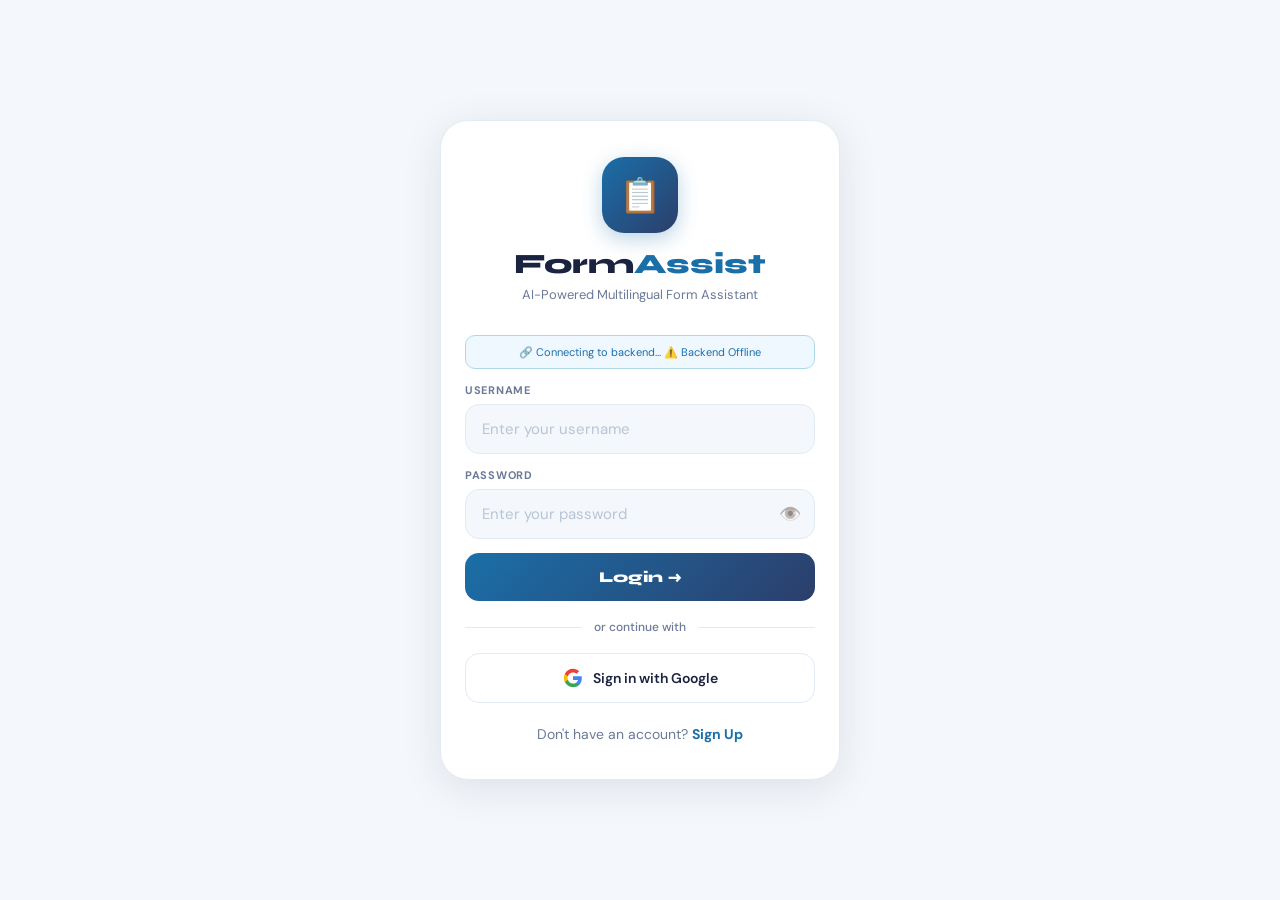
<file: index.html>
<!DOCTYPE html>
<html lang="en">
<head>
    <meta charset="UTF-8">
    <meta name="viewport" content="width=device-width, initial-scale=1.0">
    <title>FormAssist - Login</title>
    <link href="https://fonts.googleapis.com/css2?family=Syne:wght@700;800&family=DM+Sans:wght@300;400;500;600&display=swap" rel="stylesheet">
    <link rel="stylesheet" href="style.css">
    <style>
        :root{--white:#FFFFFF;--bg:#F4F7FB;--blue:#87CEEB;--blue2:#ADD8E6;--blue-dark:#1A6FA8;--navy:#1A2340;--navy2:#2C3E6B;--text:#1A2340;--sub:#6B7A99;--border:#E2EAF4;--coral:#EF4444;--mint:#10B981;--shadow:0 4px 24px rgba(26,111,168,0.12);}
        *{margin:0;padding:0;box-sizing:border-box;}
        body{background:var(--bg);font-family:'DM Sans',sans-serif;color:var(--text);min-height:100vh;display:flex;flex-direction:column;align-items:center;justify-content:center;padding:24px 16px;}
        .card{background:var(--white);border-radius:28px;padding:36px 24px;width:100%;max-width:400px;box-shadow:0 8px 40px rgba(26,35,64,0.10);}
        .logo-wrap{text-align:center;margin-bottom:32px;}
        .logo-ico{width:76px;height:76px;border-radius:22px;background:linear-gradient(135deg,var(--blue-dark),var(--navy2));display:flex;align-items:center;justify-content:center;font-size:34px;margin:0 auto 14px;box-shadow:0 6px 20px rgba(26,111,168,0.3);}
        .logo-name{font-family:'Syne',sans-serif;font-size:28px;font-weight:800;color:var(--navy);}
        .logo-name span{color:var(--blue-dark);}
        .logo-sub{font-size:13px;color:var(--sub);margin-top:5px;}
        .field-group{margin-bottom:14px;}
        .field-label{font-size:11px;font-weight:700;text-transform:uppercase;letter-spacing:0.7px;color:var(--sub);margin-bottom:7px;display:block;}
        .field-wrap{position:relative;}
        .field-input{width:100%;padding:14px 16px;background:var(--bg);border:1.5px solid var(--border);border-radius:14px;color:var(--text);font-size:15px;font-family:'DM Sans',sans-serif;outline:none;transition:all 0.3s;}
        .field-input:focus{border-color:var(--blue-dark);background:var(--white);box-shadow:0 0 0 3px rgba(26,111,168,0.1);}
        .field-input::placeholder{color:#B8C5D6;}
        .eye-btn{position:absolute;right:14px;top:50%;transform:translateY(-50%);font-size:18px;cursor:pointer;opacity:0.5;}
        .error-box{background:#FEF2F2;border:1.5px solid #FECACA;border-radius:12px;padding:11px 14px;font-size:13px;color:var(--coral);margin-bottom:14px;display:none;align-items:center;gap:8px;}
        .error-box.show{display:flex;}
        .api-notice{background:#EFF8FF;border:1px solid var(--blue2);border-radius:10px;padding:9px 13px;font-size:11px;color:var(--blue-dark);margin-bottom:14px;text-align:center;}
        .btn-main{width:100%;padding:15px;background:linear-gradient(135deg,var(--blue-dark),var(--navy2));color:white;border:none;border-radius:14px;font-family:'Syne',sans-serif;font-size:15px;font-weight:800;cursor:pointer;transition:all 0.3s;margin-top:4px;display:flex;align-items:center;justify-content:center;}
        .btn-main:hover{transform:translateY(-2px);box-shadow:0 8px 24px rgba(26,111,168,0.35);}
        .btn-main:disabled{opacity:0.7;cursor:not-allowed;transform:none;}
        .divider{display:flex;align-items:center;gap:12px;margin:18px 0;}
        .div-line{flex:1;height:1px;background:var(--border);}
        .div-txt{font-size:12px;color:var(--sub);font-weight:500;}
        .btn-google{width:100%;padding:14px;background:var(--white);border:1.5px solid var(--border);border-radius:14px;font-size:14px;font-weight:600;color:var(--text);cursor:pointer;transition:all 0.3s;display:flex;align-items:center;justify-content:center;gap:10px;font-family:'DM Sans',sans-serif;}
        .btn-google:hover{border-color:var(--blue2);box-shadow:var(--shadow);}
        .bottom-row{text-align:center;margin-top:22px;font-size:14px;color:var(--sub);}
        .link{color:var(--blue-dark);font-weight:700;cursor:pointer;}
        .link:hover{text-decoration:underline;}
        .toast{position:fixed;bottom:28px;left:50%;transform:translateX(-50%) translateY(120px);background:var(--navy);border-radius:12px;padding:12px 22px;color:white;font-size:13px;font-weight:500;transition:transform 0.4s cubic-bezier(0.34,1.56,0.64,1);z-index:999;white-space:nowrap;}
        .toast.on{transform:translateX(-50%) translateY(0);}
        .btn-loader{display:none;width:18px;height:18px;border:2px solid #ffffff;border-top:2px solid transparent;border-radius:50%;animation:spin 0.8s linear infinite;}
        @keyframes spin{to{transform:rotate(360deg)}}
    </style>
</head>
<body>
    <div class="card">
        <div class="logo-wrap">
            <div class="logo-ico">📋</div>
            <div class="logo-name">Form<span>Assist</span></div>
            <div class="logo-sub">AI-Powered Multilingual Form Assistant</div>
        </div>

        <!-- API Notice -->
        <div class="api-notice" id="apiNotice">
            🔗 Connecting to backend... <span id="apiStatus">checking</span>
        </div>

        <div class="error-box" id="errorBox">
            <span>⚠️</span><span id="errorTxt">Invalid username or password!</span>
        </div>

        <div class="field-group">
            <label class="field-label">Username</label>
            <input class="field-input" id="username" type="text" placeholder="Enter your username" onkeydown="if(event.key==='Enter')login()">
        </div>

        <div class="field-group">
            <label class="field-label">Password</label>
            <div class="field-wrap">
                <input class="field-input" id="password" type="password" placeholder="Enter your password" onkeydown="if(event.key==='Enter')login()" style="padding-right:44px">
                <span class="eye-btn" onclick="togglePass()">👁️</span>
            </div>
        </div>

        <button class="btn-main" id="loginBtn" onclick="login()">
            <span id="loginTxt">Login →</span>
            <div class="btn-loader" id="loginLoader"></div>
        </button>

        <div class="divider">
            <div class="div-line"></div>
            <div class="div-txt">or continue with</div>
            <div class="div-line"></div>
        </div>

        <button class="btn-google" onclick="googleLogin()">
            <svg width="20" height="20" viewBox="0 0 24 24"><path fill="#4285F4" d="M22.56 12.25c0-.78-.07-1.53-.2-2.25H12v4.26h5.92c-.26 1.37-1.04 2.53-2.21 3.31v2.77h3.57c2.08-1.92 3.28-4.74 3.28-8.09z"/><path fill="#34A853" d="M12 23c2.97 0 5.46-.98 7.28-2.66l-3.57-2.77c-.98.66-2.23 1.06-3.71 1.06-2.86 0-5.29-1.93-6.16-4.53H2.18v2.84C3.99 20.53 7.7 23 12 23z"/><path fill="#FBBC05" d="M5.84 14.09c-.22-.66-.35-1.36-.35-2.09s.13-1.43.35-2.09V7.07H2.18C1.43 8.55 1 10.22 1 12s.43 3.45 1.18 4.93l2.85-2.22.81-.62z"/><path fill="#EA4335" d="M12 5.38c1.62 0 3.06.56 4.21 1.64l3.15-3.15C17.45 2.09 14.97 1 12 1 7.7 1 3.99 3.47 2.18 7.07l3.66 2.84c.87-2.6 3.3-4.53 6.16-4.53z"/></svg>
            Sign in with Google
        </button>

        <div class="bottom-row">
            Don't have an account? <span class="link" onclick="window.location.href='signup_fixed.html'">Sign Up</span>
        </div>
    </div>

    <div class="toast" id="toastEl"></div>

    <script>
        // Production Render Backend URL
        var API_BASE = 'https://formassist-backend-bydu.onrender.com';

        // Check backend connection on load
        window.addEventListener('load', function(){
            checkBackend();
        });

        async function checkBackend(){
            var notice = document.getElementById('apiNotice');
            var status = document.getElementById('apiStatus');
            try {
                var res = await fetch(API_BASE + '/health', {
                    method: 'GET',
                    signal: AbortSignal.timeout(5000)
                });
                if(res.ok){
                    status.textContent = '✅ Connected';
                    notice.style.background = '#ECFDF5';
                    notice.style.borderColor = '#A7F3D0';
                    notice.style.color = '#10B981';
                    setTimeout(function(){ notice.style.display='none'; }, 2000);
                } else {
                    status.textContent = '⚠️ Backend Offline';
                }
            } catch(e){
                status.textContent = '⚠️ Backend Offline';
            }
        }

        function togglePass(){
            var inp = document.getElementById('password');
            inp.type = inp.type === 'password' ? 'text' : 'password';
        }

        function setLoading(loading){
            var btn = document.getElementById('loginBtn');
            var txt = document.getElementById('loginTxt');
            var loader = document.getElementById('loginLoader');
            btn.disabled = loading;
            txt.style.display = loading ? 'none' : 'inline';
            loader.style.display = loading ? 'block' : 'none';
        }

        async function login(){
            var u = document.getElementById('username').value.trim();
            var p = document.getElementById('password').value.trim();
            var eb = document.getElementById('errorBox');

            if(!u || !p){
                document.getElementById('errorTxt').textContent = 'Please enter both username and password!';
                eb.classList.add('show');
                return;
            }

            eb.classList.remove('show');
            setLoading(true);

            try {
                var res = await fetch(API_BASE + '/auth/login', {
                    method: 'POST',
                    headers: { 'Content-Type': 'application/json' },
                    body: JSON.stringify({ username: u, password: p }),
                    signal: AbortSignal.timeout(10000)
                });

                var data = await res.json();

                if(res.ok && (data.success !== false) && (data.token || data.access_token)){
                    var userToken = data.token || data.access_token;
                    localStorage.setItem('fa_token', userToken);
                    localStorage.setItem('fa_username', u);
                    t('✅ Login successful!');
                    setTimeout(function(){ window.location.href = 'home.html'; }, 800);
                } else {
                    var errMsg = data.detail || data.message || 'Invalid username or password!';
                    if(Array.isArray(errMsg)) errMsg = errMsg.map(function(e){ return e.msg || e; }).join(', ');
                    document.getElementById('errorTxt').textContent = errMsg;
                    eb.classList.add('show');
                    t('❌ ' + errMsg);
                }
            } catch(e){
                document.getElementById('errorTxt').textContent = 'Connection error! Check server connection.';
                eb.classList.add('show');
                t('❌ Connection error! Backend offline.');
            } finally {
                setLoading(false);
            }
        }

        function googleLogin(){
            t('🔄 Google sign in feature coming soon!');
        }

        var tt;
        function toast(msg){return t(msg);}
        function t(msg){
            var el = document.getElementById('toastEl');
            el.textContent = msg;
            el.classList.add('on');
            clearTimeout(tt);
            tt = setTimeout(function(){ el.classList.remove('on'); }, 2500);
        }
    </script>
</body>
</html>
</file>
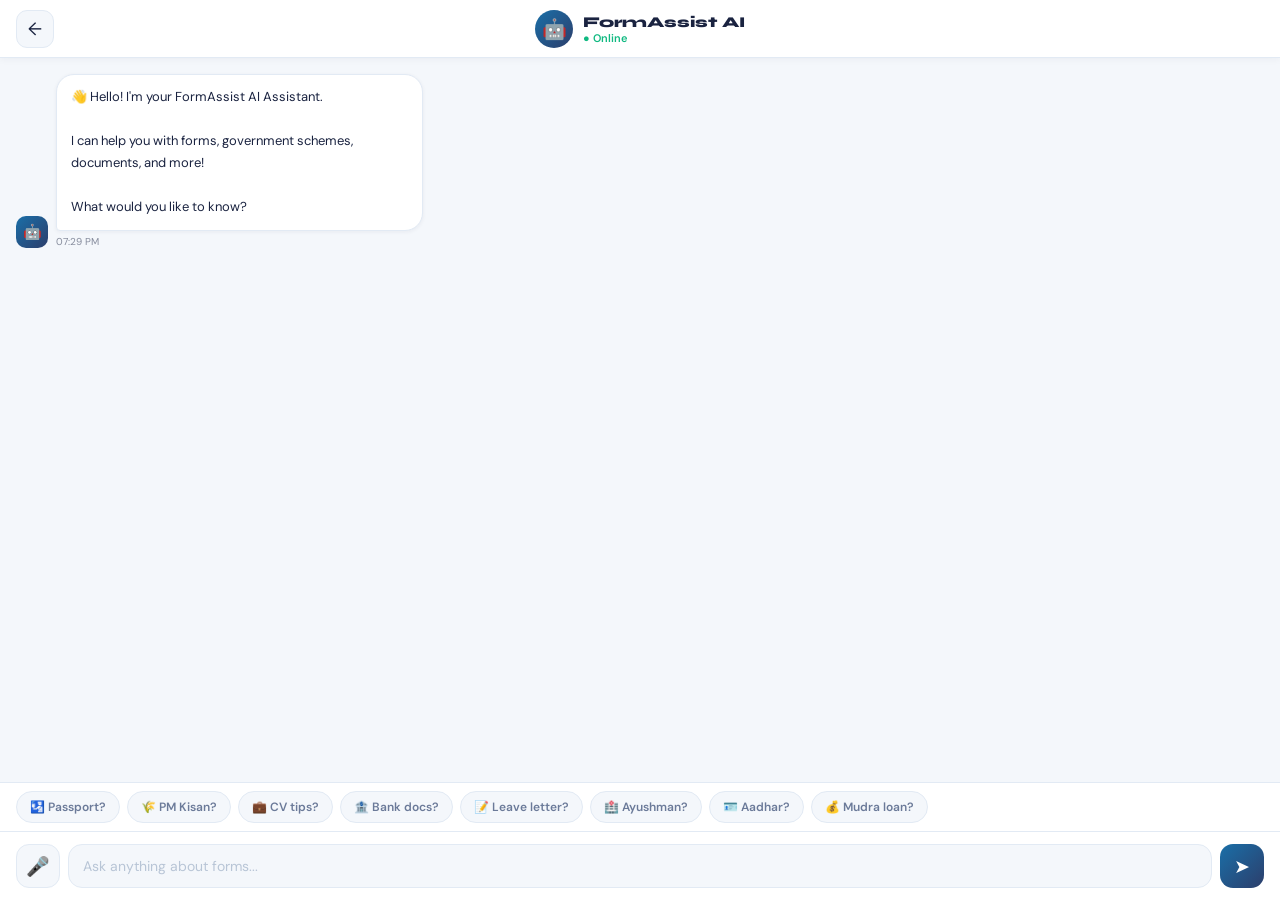
<file: ai_chat.html>
<!DOCTYPE html>
<html lang="en">
<head>
    <meta charset="UTF-8">
    <meta name="viewport" content="width=device-width, initial-scale=1.0">
    <title>FormAssist - AI Assistant</title>
    <link href="https://fonts.googleapis.com/css2?family=Syne:wght@700;800&family=DM+Sans:wght@300;400;500;600&display=swap" rel="stylesheet">
    <style>
        :root{--white:#FFFFFF;--bg:#F4F7FB;--blue:#87CEEB;--blue2:#ADD8E6;--blue-dark:#1A6FA8;--navy:#1A2340;--navy2:#2C3E6B;--text:#1A2340;--sub:#6B7A99;--border:#E2EAF4;--coral:#EF4444;--mint:#10B981;--shadow:0 4px 24px rgba(26,111,168,0.10);--shadow2:0 8px 32px rgba(26,111,168,0.18);}
        *{margin:0;padding:0;box-sizing:border-box;-webkit-tap-highlight-color:transparent;}
        body{background:var(--bg);font-family:'DM Sans',sans-serif;color:var(--text);height:100vh;display:flex;flex-direction:column;overflow:hidden;}
        .topbar{height:58px;background:var(--white);border-bottom:1px solid var(--border);display:flex;align-items:center;justify-content:space-between;padding:0 16px;flex-shrink:0;box-shadow:0 1px 8px rgba(26,35,64,0.05);}
        .t-back{width:38px;height:38px;border-radius:11px;background:var(--bg);border:1px solid var(--border);display:flex;align-items:center;justify-content:center;font-size:18px;cursor:pointer;}
        .t-center{display:flex;align-items:center;gap:10px;}
        .ai-avatar{width:38px;height:38px;border-radius:50%;background:linear-gradient(135deg,var(--blue-dark),var(--navy2));display:flex;align-items:center;justify-content:center;font-size:20px;}
        .ai-info .ai-name{font-family:'Syne',sans-serif;font-size:15px;font-weight:800;color:var(--navy);}
        .ai-info .ai-status{font-size:11px;color:var(--mint);font-weight:600;}
        .chat-area{flex:1;overflow-y:auto;padding:16px;display:flex;flex-direction:column;gap:12px;}
        .msg{display:flex;gap:8px;animation:msgIn 0.3s ease;}
        @keyframes msgIn{from{opacity:0;transform:translateY(8px)}to{opacity:1;transform:translateY(0)}}
        .msg.user{flex-direction:row-reverse;}
        .msg-av{width:32px;height:32px;border-radius:10px;display:flex;align-items:center;justify-content:center;font-size:15px;flex-shrink:0;align-self:flex-end;}
        .msg.ai .msg-av{background:linear-gradient(135deg,var(--blue-dark),var(--navy2));}
        .msg.user .msg-av{background:var(--bg);border:1px solid var(--border);}
        .msg-bbl{max-width:82%;padding:11px 14px;border-radius:18px;font-size:13px;line-height:1.7;}
        .msg.ai .msg-bbl{background:var(--white);border:1px solid var(--border);border-bottom-left-radius:4px;color:var(--text);box-shadow:0 1px 4px rgba(26,35,64,0.06);}
        .msg.user .msg-bbl{background:linear-gradient(135deg,var(--blue-dark),var(--navy2));color:white;border-bottom-right-radius:4px;}
        .msg-time{font-size:10px;opacity:0.5;margin-top:4px;}
        .typing-wrap{display:flex;gap:8px;}
        .typing-bbl{background:var(--white);border:1px solid var(--border);border-radius:18px 18px 18px 4px;padding:13px 16px;display:flex;gap:4px;align-items:center;}
        .t-dot{width:7px;height:7px;border-radius:50%;background:var(--blue-dark);animation:tAnim 1.2s ease-in-out infinite;}
        .t-dot:nth-child(2){animation-delay:0.2s;}.t-dot:nth-child(3){animation-delay:0.4s;}
        @keyframes tAnim{0%,100%{transform:scale(0.5);opacity:0.3}50%{transform:scale(1);opacity:1}}
        .quick-chips{display:flex;gap:7px;overflow-x:auto;padding:8px 16px;background:var(--white);border-top:1px solid var(--border);scrollbar-width:none;flex-shrink:0;}
        .quick-chips::-webkit-scrollbar{display:none;}
        .q-chip{padding:7px 13px;border-radius:20px;background:var(--bg);border:1.5px solid var(--border);font-size:12px;font-weight:600;color:var(--sub);cursor:pointer;white-space:nowrap;flex-shrink:0;transition:all 0.2s;}
        .q-chip:hover{border-color:var(--blue2);color:var(--text);}
        .chat-bottom{padding:12px 16px;background:var(--white);border-top:1px solid var(--border);display:flex;gap:8px;align-items:center;flex-shrink:0;}
        .chat-input{flex:1;padding:12px 14px;background:var(--bg);border:1.5px solid var(--border);border-radius:14px;color:var(--text);font-size:14px;font-family:'DM Sans',sans-serif;outline:none;transition:all 0.3s;}
        .chat-input:focus{border-color:var(--blue-dark);background:var(--white);}
        .chat-input::placeholder{color:#B8C5D6;}
        .send-btn{width:44px;height:44px;border-radius:13px;background:linear-gradient(135deg,var(--blue-dark),var(--navy2));color:white;border:none;display:flex;align-items:center;justify-content:center;font-size:19px;cursor:pointer;flex-shrink:0;}
        .mic-btn{width:44px;height:44px;border-radius:13px;background:var(--bg);border:1.5px solid var(--border);display:flex;align-items:center;justify-content:center;font-size:19px;cursor:pointer;flex-shrink:0;transition:all 0.2s;}
        .mic-btn.listening{background:var(--coral);border-color:var(--coral);}
        .toast{position:fixed;bottom:80px;left:50%;transform:translateX(-50%) translateY(120px);background:var(--navy);border-radius:12px;padding:11px 20px;color:white;font-size:13px;font-weight:500;transition:transform 0.4s cubic-bezier(0.34,1.56,0.64,1);z-index:999;white-space:nowrap;}
        .toast.on{transform:translateX(-50%) translateY(0);}
    </style>
</head>
<body>
    <div class="topbar">
        <div class="t-back" onclick="window.location.href='home.html'">←</div>
        <div class="t-center">
            <div class="ai-avatar">🤖</div>
            <div class="ai-info">
                <div class="ai-name">FormAssist AI</div>
                <div class="ai-status">● Online</div>
            </div>
        </div>
        <div style="width:38px"></div>
    </div>

    <div class="chat-area" id="chatArea"></div>

    <div class="quick-chips">
        <div class="q-chip" onclick="sendQ('How to apply for passport?')">🛂 Passport?</div>
        <div class="q-chip" onclick="sendQ('What is PM Kisan scheme?')">🌾 PM Kisan?</div>
        <div class="q-chip" onclick="sendQ('How to make a good CV?')">💼 CV tips?</div>
        <div class="q-chip" onclick="sendQ('Documents for bank account?')">🏦 Bank docs?</div>
        <div class="q-chip" onclick="sendQ('How to write leave application?')">📝 Leave letter?</div>
        <div class="q-chip" onclick="sendQ('What is Ayushman Bharat?')">🏥 Ayushman?</div>
        <div class="q-chip" onclick="sendQ('How to get Aadhar card?')">🪪 Aadhar?</div>
        <div class="q-chip" onclick="sendQ('What is PM Mudra loan?')">💰 Mudra loan?</div>
    </div>

    <div class="chat-bottom">
        <button class="mic-btn" id="micBtn" onclick="toggleMic()" title="Voice input">🎤</button>
        <input class="chat-input" id="chatInput" type="text" placeholder="Ask anything about forms..." onkeydown="if(event.key==='Enter')sendChat()">
        <button class="send-btn" onclick="sendChat()">➤</button>
    </div>

    <div class="toast" id="toastEl"></div>
    <script src="global-app.js"></script>
    <script>
        var API_BASE = 'https://formassist-backend-bydu.onrender.com';

        // Add initial message
        window.addEventListener('load', function(){
            addMsg('ai', '👋 Hello! I\'m your FormAssist AI Assistant.<br><br>I can help you with forms, government schemes, documents, and more!<br><br>What would you like to know?');
        });

        function sendQ(q) {
            document.getElementById('chatInput').value = q;
            sendChat();
        }

        async function sendChat() {
            var inp = document.getElementById('chatInput');
            var msg = inp.value.trim();
            if(!msg) return;
            inp.value = '';
            addMsg('user', msg);
            var typing = addTyping();
            var lang = localStorage.getItem('fa_lang') || 'en';

            try {
                var res = await fetch(API_BASE + '/ai/chat', {
                    method: 'POST',
                    headers: { 'Content-Type': 'application/json' },
                    body: JSON.stringify({ message: msg, language: lang }),
                    signal: AbortSignal.timeout(20000)
                });
                var data = await res.json();
                typing.remove();

                if (res.ok && data && (data.reply || data.response || data.message)) {
                    var replyText = data.reply || data.response || data.message;
                    addMsg('ai', replyText.replace(/\n/g, '<br>'));
                } else {
                    addMsg('ai', "AI is loading, please wait...");
                    toast('⚠️ AI is loading, please wait...');
                }
            } catch(e) {
                typing.remove();
                addMsg('ai', "AI is loading, please wait...");
                toast('⚠️ AI is loading, please wait...');
            }
        }

        function addMsg(type, content) {
            var area = document.getElementById('chatArea');
            var now = new Date().toLocaleTimeString('en-US',{hour:'2-digit',minute:'2-digit'});
            var div = document.createElement('div');
            div.className = 'msg ' + type;
            div.innerHTML = '<div class="msg-av">'+(type==='ai'?'🤖':'👤')+'</div>' +
                '<div><div class="msg-bbl">'+content+'</div>' +
                '<div class="msg-time">'+now+'</div></div>';
            area.appendChild(div);
            area.scrollTop = area.scrollHeight;
            return div;
        }

        function addTyping() {
            var area = document.getElementById('chatArea');
            var div = document.createElement('div');
            div.className = 'typing-wrap';
            div.innerHTML = '<div class="msg-av" style="width:32px;height:32px;border-radius:10px;background:linear-gradient(135deg,var(--blue-dark),var(--navy2));display:flex;align-items:center;justify-content:center;font-size:15px;align-self:flex-end;">🤖</div>' +
                '<div class="typing-bbl"><div class="t-dot"></div><div class="t-dot"></div><div class="t-dot"></div></div>';
            area.appendChild(div);
            area.scrollTop = area.scrollHeight;
            return div;
        }

        // Voice input
        var isListening = false;
        function toggleMic() {
            var btn = document.getElementById('micBtn');
            if(isListening) {
                stopVoiceInput();
                btn.classList.remove('listening');
                btn.textContent = '🎤';
                isListening = false;
                return;
            }
            isListening = true;
            btn.classList.add('listening');
            btn.textContent = '⏹';
            startVoiceInput(
                function(transcript){
                    isListening = false;
                    btn.classList.remove('listening');
                    btn.textContent = '🎤';
                    document.getElementById('chatInput').value = transcript;
                    sendChat();
                },
                function(error){
                    isListening = false;
                    btn.classList.remove('listening');
                    btn.textContent = '🎤';
                }
            );
        }

        var tt;
        function toast(msg){var el=document.getElementById('toastEl');el.textContent=msg;el.classList.add('on');clearTimeout(tt);tt=setTimeout(function(){el.classList.remove('on');},2500);}
    </script>
</body>
</html>
</file>
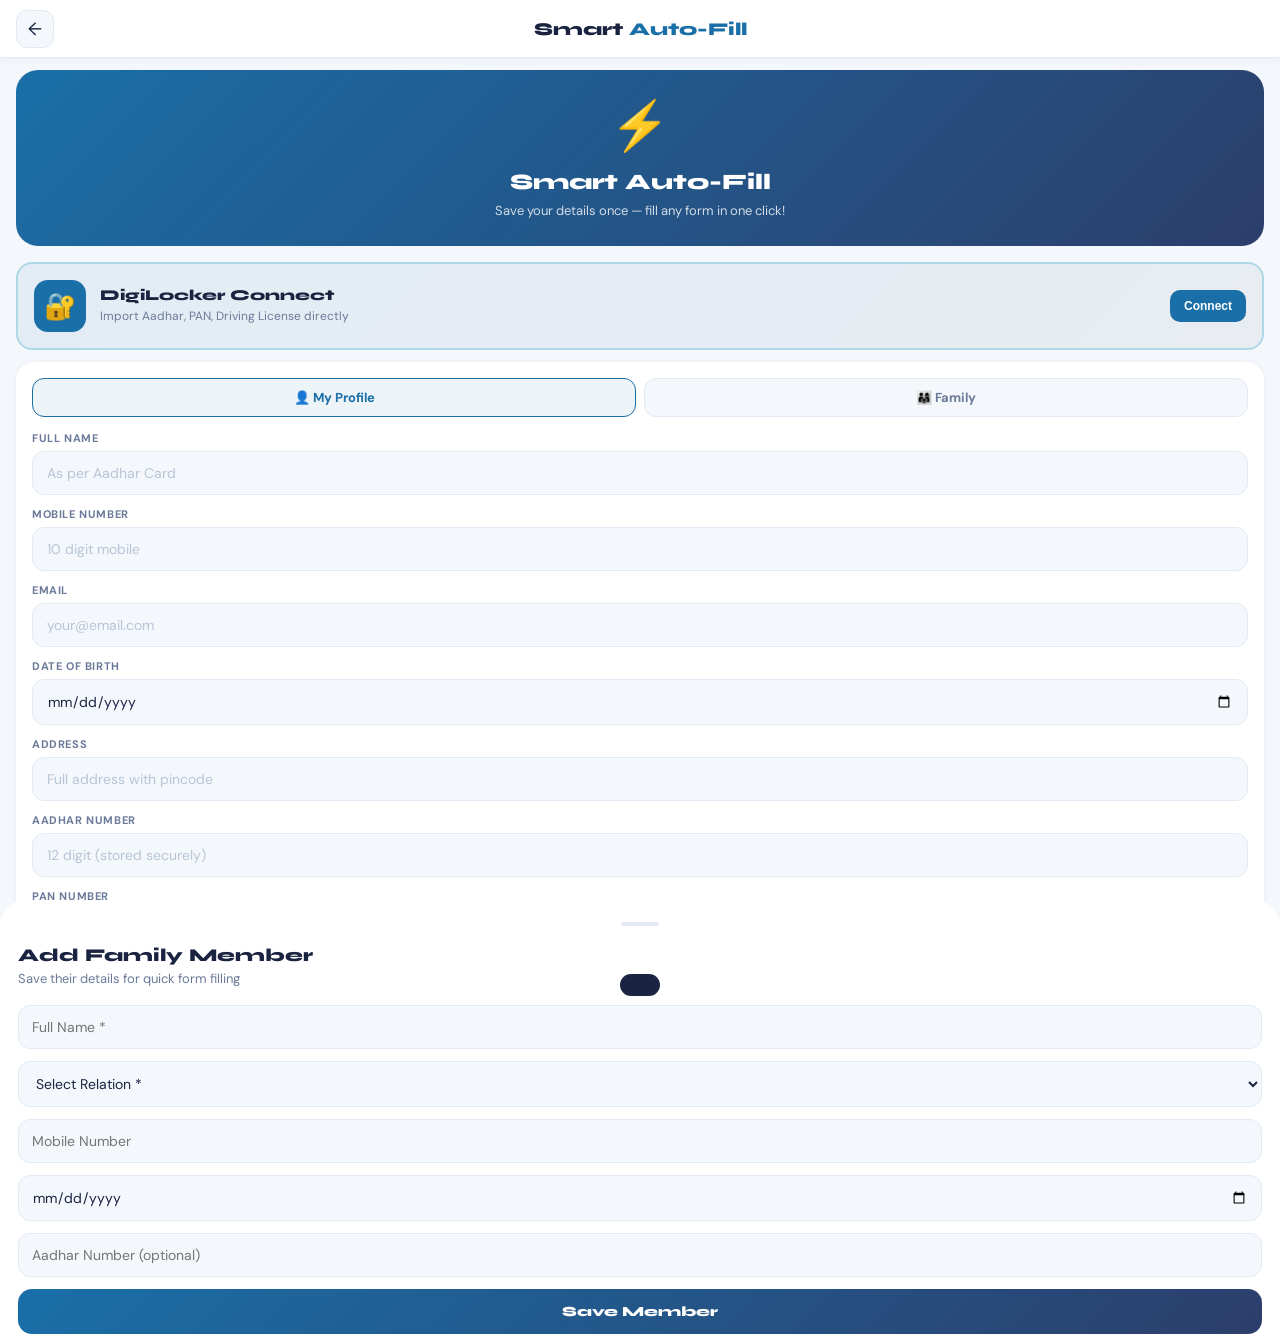
<file: auto_fill.html>
<!DOCTYPE html>
<html lang="en">
<head>
    <meta charset="UTF-8">
    <meta name="viewport" content="width=device-width, initial-scale=1.0">
    <title>FormAssist - Smart Auto-Fill</title>
    <link href="https://fonts.googleapis.com/css2?family=Syne:wght@700;800&family=DM+Sans:wght@300;400;500;600&display=swap" rel="stylesheet">
    <style>
        :root{--white:#FFFFFF;--bg:#F4F7FB;--blue:#87CEEB;--blue2:#ADD8E6;--blue-dark:#1A6FA8;--navy:#1A2340;--navy2:#2C3E6B;--text:#1A2340;--sub:#6B7A99;--border:#E2EAF4;--coral:#EF4444;--mint:#10B981;--amber:#F59E0B;--shadow:0 4px 24px rgba(26,111,168,0.10);--shadow2:0 8px 32px rgba(26,111,168,0.18);}
        *{margin:0;padding:0;box-sizing:border-box;-webkit-tap-highlight-color:transparent;}
        body{background:var(--bg);font-family:'DM Sans',sans-serif;color:var(--text);min-height:100vh;padding-bottom:40px;}
        .topbar{position:fixed;top:0;left:0;right:0;height:58px;background:var(--white);border-bottom:1px solid var(--border);display:flex;align-items:center;justify-content:space-between;padding:0 16px;z-index:100;box-shadow:0 1px 8px rgba(26,35,64,0.05);}
        .t-back{width:38px;height:38px;border-radius:11px;background:var(--bg);border:1px solid var(--border);display:flex;align-items:center;justify-content:center;font-size:18px;cursor:pointer;}
        .t-title{font-family:'Syne',sans-serif;font-size:18px;font-weight:800;color:var(--navy);}
        .t-title span{color:var(--blue-dark);}
        .page{padding:70px 16px 20px;}
        .hero-card{background:linear-gradient(135deg,var(--blue-dark),var(--navy2));border-radius:22px;padding:24px;text-align:center;margin-bottom:16px;color:white;}
        .hero-ico{font-size:48px;display:block;margin-bottom:12px;animation:float 3s ease-in-out infinite;}
        @keyframes float{0%,100%{transform:translateY(0)}50%{transform:translateY(-8px)}}
        .hero-title{font-family:'Syne',sans-serif;font-size:22px;font-weight:800;margin-bottom:6px;}
        .hero-sub{font-size:13px;opacity:0.8;line-height:1.6;}
        .section{background:var(--white);border-radius:18px;padding:16px;margin-bottom:12px;box-shadow:0 1px 6px rgba(26,35,64,0.05);}
        .sec-title{font-family:'Syne',sans-serif;font-size:13px;font-weight:800;color:var(--sub);text-transform:uppercase;letter-spacing:0.8px;margin-bottom:12px;display:flex;align-items:center;justify-content:space-between;}
        .sec-title-lg{font-family:'Syne',sans-serif;font-size:16px;font-weight:800;color:var(--navy);margin-bottom:14px;}
        .digilocker-card{background:linear-gradient(135deg,rgba(26,111,168,0.08),rgba(44,62,107,0.06));border:2px solid var(--blue2);border-radius:16px;padding:16px;margin-bottom:12px;display:flex;align-items:center;gap:14px;}
        .dl-ico{width:52px;height:52px;border-radius:14px;background:var(--blue-dark);display:flex;align-items:center;justify-content:center;font-size:26px;flex-shrink:0;}
        .dl-title{font-family:'Syne',sans-serif;font-size:15px;font-weight:800;color:var(--navy);margin-bottom:3px;}
        .dl-sub{font-size:12px;color:var(--sub);line-height:1.5;}
        .dl-btn{margin-left:auto;padding:9px 14px;background:var(--blue-dark);color:white;border:none;border-radius:10px;font-size:12px;font-weight:700;cursor:pointer;flex-shrink:0;}
        .vault-tabs{display:flex;gap:8px;margin-bottom:14px;}
        .vault-tab{flex:1;padding:10px;background:var(--bg);border:1.5px solid var(--border);border-radius:12px;text-align:center;font-size:13px;font-weight:700;color:var(--sub);cursor:pointer;transition:all 0.2s;}
        .vault-tab.active{background:rgba(26,111,168,0.08);border-color:var(--blue-dark);color:var(--blue-dark);}
        .vault-screen{display:none;}
        .vault-screen.active{display:block;}
        .field-group{margin-bottom:12px;}
        .field-label{font-size:11px;font-weight:700;text-transform:uppercase;letter-spacing:0.6px;color:var(--sub);margin-bottom:6px;display:block;}
        .field-input{width:100%;padding:12px 14px;background:var(--bg);border:1.5px solid var(--border);border-radius:12px;color:var(--text);font-size:14px;font-family:'DM Sans',sans-serif;outline:none;transition:all 0.3s;}
        .field-input:focus{border-color:var(--blue-dark);background:var(--white);}
        .field-input::placeholder{color:#B8C5D6;}
        .family-list{display:flex;flex-direction:column;gap:8px;margin-bottom:10px;}
        .family-card{background:var(--bg);border:1px solid var(--border);border-radius:13px;padding:12px 14px;display:flex;align-items:center;gap:12px;}
        .fam-ava{width:40px;height:40px;border-radius:50%;background:var(--blue2);display:flex;align-items:center;justify-content:center;font-size:20px;flex-shrink:0;}
        .fam-name{font-size:14px;font-weight:700;color:var(--text);margin-bottom:2px;}
        .fam-rel{font-size:11px;color:var(--sub);}
        .fam-actions{margin-left:auto;display:flex;gap:6px;}
        .fam-btn{width:30px;height:30px;border-radius:8px;border:none;cursor:pointer;display:flex;align-items:center;justify-content:center;font-size:14px;}
        .fam-use{background:#EFF8FF;color:var(--blue-dark);}
        .fam-del{background:#FEF2F2;color:var(--coral);}
        .no-family{text-align:center;padding:24px;color:var(--sub);font-size:13px;}
        .btn-primary{width:100%;padding:14px;background:linear-gradient(135deg,var(--blue-dark),var(--navy2));color:white;border:none;border-radius:14px;font-family:'Syne',sans-serif;font-size:14px;font-weight:800;cursor:pointer;transition:all 0.3s;display:flex;align-items:center;justify-content:center;gap:8px;margin-bottom:8px;}
        .btn-primary:hover{transform:translateY(-2px);box-shadow:0 8px 22px rgba(26,111,168,0.35);}
        .btn-secondary{width:100%;padding:13px;background:var(--white);border:1.5px solid var(--border);border-radius:14px;color:var(--sub);font-size:14px;font-weight:600;cursor:pointer;font-family:'DM Sans',sans-serif;margin-bottom:8px;}
        .info-box{background:#EFF8FF;border:1.5px solid var(--blue2);border-radius:12px;padding:10px 13px;font-size:12px;color:var(--blue-dark);margin-bottom:12px;line-height:1.6;}
        .m-overlay{position:fixed;inset:0;background:rgba(26,35,64,0.45);backdrop-filter:blur(6px);z-index:300;opacity:0;visibility:hidden;transition:all 0.3s;}
        .m-overlay.open{opacity:1;visibility:visible;}
        .modal{position:fixed;bottom:0;left:0;right:0;background:var(--white);border-radius:26px 26px 0 0;z-index:301;padding:22px 18px 36px;transform:translateY(100%);transition:transform 0.4s cubic-bezier(0.4,0,0.2,1);max-height:90vh;overflow-y:auto;}
        .modal.open{transform:translateY(0);}
        .m-handle{width:38px;height:4px;border-radius:2px;background:var(--border);margin:0 auto 18px;}
        .m-title{font-family:'Syne',sans-serif;font-size:18px;font-weight:800;color:var(--navy);margin-bottom:4px;}
        .m-sub{font-size:13px;color:var(--sub);margin-bottom:18px;}
        .m-close{width:100%;padding:13px;background:var(--bg);border:1px solid var(--border);border-radius:13px;color:var(--sub);font-size:14px;font-weight:600;cursor:pointer;margin-top:8px;font-family:'DM Sans',sans-serif;}
        .m-input{width:100%;padding:12px 13px;background:var(--bg);border:1.5px solid var(--border);border-radius:12px;color:var(--text);font-size:14px;font-family:'DM Sans',sans-serif;outline:none;margin-bottom:12px;}
        .m-input:focus{border-color:var(--blue-dark);}
        .m-select{width:100%;padding:12px 13px;background:var(--bg);border:1.5px solid var(--border);border-radius:12px;color:var(--text);font-size:14px;font-family:'DM Sans',sans-serif;outline:none;margin-bottom:12px;}
        .toast{position:fixed;bottom:24px;left:50%;transform:translateX(-50%) translateY(120px);background:var(--navy);border-radius:12px;padding:11px 20px;color:white;font-size:13px;font-weight:500;transition:transform 0.4s cubic-bezier(0.34,1.56,0.64,1);z-index:999;white-space:nowrap;}
        .toast.on{transform:translateX(-50%) translateY(0);}
    </style>
</head>
<body>
    <div class="topbar">
        <div class="t-back" onclick="window.location.href='home.html'">←</div>
        <div class="t-title">Smart <span>Auto-Fill</span></div>
        <div style="width:38px"></div>
    </div>
    <div class="page">
        <div class="hero-card">
            <span class="hero-ico">⚡</span>
            <div class="hero-title">Smart Auto-Fill</div>
            <div class="hero-sub">Save your details once — fill any form in one click!</div>
        </div>

        <!-- DigiLocker -->
        <div class="digilocker-card">
            <div class="dl-ico">🔐</div>
            <div>
                <div class="dl-title">DigiLocker Connect</div>
                <div class="dl-sub">Import Aadhar, PAN, Driving License directly</div>
            </div>
            <button class="dl-btn" onclick="connectDigiLocker()">Connect</button>
        </div>

        <!-- Vault Tabs -->
        <div class="section">
            <div class="vault-tabs">
                <div class="vault-tab active" id="tab_self" onclick="switchTab('self')">👤 My Profile</div>
                <div class="vault-tab" id="tab_family" onclick="switchTab('family')">👨‍👩‍👧 Family</div>
            </div>

            <!-- My Profile -->
            <div class="vault-screen active" id="screen_self">
                <div class="field-group">
                    <label class="field-label">Full Name</label>
                    <input class="field-input" id="v_name" type="text" placeholder="As per Aadhar Card">
                </div>
                <div class="field-group">
                    <label class="field-label">Mobile Number</label>
                    <input class="field-input" id="v_mobile" type="tel" placeholder="10 digit mobile" maxlength="10">
                </div>
                <div class="field-group">
                    <label class="field-label">Email</label>
                    <input class="field-input" id="v_email" type="email" placeholder="your@email.com">
                </div>
                <div class="field-group">
                    <label class="field-label">Date of Birth</label>
                    <input class="field-input" id="v_dob" type="date">
                </div>
                <div class="field-group">
                    <label class="field-label">Address</label>
                    <input class="field-input" id="v_address" type="text" placeholder="Full address with pincode">
                </div>
                <div class="field-group">
                    <label class="field-label">Aadhar Number</label>
                    <input class="field-input" id="v_aadhar" type="text" placeholder="12 digit (stored securely)" maxlength="12">
                </div>
                <div class="field-group">
                    <label class="field-label">PAN Number</label>
                    <input class="field-input" id="v_pan" type="text" placeholder="ABCDE1234F" maxlength="10" style="text-transform:uppercase">
                </div>
                <div class="info-box">🔒 Your data is stored locally on your device only. Never shared with anyone.</div>
                <button class="btn-primary" onclick="saveVault()">💾 Save to Vault</button>
            </div>

            <!-- Family -->
            <div class="vault-screen" id="screen_family">
                <div class="family-list" id="familyList">
                    <div class="no-family">No family members added yet.<br>Add members for quick form filling!</div>
                </div>
                <button class="btn-primary" onclick="openAddFamily()">+ Add Family Member</button>
            </div>
        </div>

        <!-- Quick Actions -->
        <div class="section">
            <div class="sec-title">Quick Actions</div>
            <button class="btn-primary" onclick="testAutoFill()">⚡ Test Auto-Fill Now</button>
            <button class="btn-secondary" onclick="clearVault()">🗑️ Clear All Vault Data</button>
        </div>
    </div>

    <!-- Add Family Modal -->
    <div class="m-overlay" id="familyOverlay" onclick="closeFamilyModal()"></div>
    <div class="modal" id="familyModal">
        <div class="m-handle"></div>
        <div class="m-title">Add Family Member</div>
        <div class="m-sub">Save their details for quick form filling</div>
        <input class="m-input" id="fm_name" type="text" placeholder="Full Name *">
        <select class="m-select" id="fm_rel">
            <option value="">Select Relation *</option>
            <option value="Spouse">Spouse</option>
            <option value="Father">Father</option>
            <option value="Mother">Mother</option>
            <option value="Son">Son</option>
            <option value="Daughter">Daughter</option>
            <option value="Brother">Brother</option>
            <option value="Sister">Sister</option>
            <option value="Other">Other</option>
        </select>
        <input class="m-input" id="fm_mobile" type="tel" placeholder="Mobile Number" maxlength="10">
        <input class="m-input" id="fm_dob" type="date">
        <input class="m-input" id="fm_aadhar" type="text" placeholder="Aadhar Number (optional)" maxlength="12">
        <button class="btn-primary" onclick="saveFamilyMember()">Save Member</button>
        <button class="m-close" onclick="closeFamilyModal()">Cancel</button>
    </div>

    <div class="toast" id="toastEl"></div>
    <script src="global-app.js"></script>
    <script>
        var familyMembers = [];
        var emojis = {Spouse:'💑',Father:'👨',Mother:'👩',Son:'👦',Daughter:'👧',Brother:'🧑',Sister:'👧',Other:'👤'};

        window.addEventListener('load', function(){
            loadVault();
            loadFamily();
        });

        function switchTab(tab) {
            document.querySelectorAll('.vault-tab').forEach(function(t){t.classList.remove('active');});
            document.querySelectorAll('.vault-screen').forEach(function(s){s.classList.remove('active');});
            document.getElementById('tab_'+tab).classList.add('active');
            document.getElementById('screen_'+tab).classList.add('active');
        }

        function loadVault() {
            var v = JSON.parse(localStorage.getItem('fa_vault_self')||'{}');
            if(v.name) document.getElementById('v_name').value = v.name;
            if(v.mobile) document.getElementById('v_mobile').value = v.mobile;
            if(v.email) document.getElementById('v_email').value = v.email;
            if(v.dob) document.getElementById('v_dob').value = v.dob;
            if(v.address) document.getElementById('v_address').value = v.address;
            if(v.aadhar) document.getElementById('v_aadhar').value = v.aadhar;
            if(v.pan) document.getElementById('v_pan').value = v.pan;
        }

        function saveVault() {
            var data = {
                name: document.getElementById('v_name').value.trim(),
                mobile: document.getElementById('v_mobile').value.trim(),
                email: document.getElementById('v_email').value.trim(),
                dob: document.getElementById('v_dob').value,
                address: document.getElementById('v_address').value.trim(),
                aadhar: document.getElementById('v_aadhar').value.trim(),
                pan: document.getElementById('v_pan').value.trim().toUpperCase()
            };
            localStorage.setItem('fa_vault_self', JSON.stringify(data));
            toast('✅ Profile saved to vault!');
        }

        function loadFamily() {
            var saved = localStorage.getItem('fa_family');
            if(saved) familyMembers = JSON.parse(saved);
            renderFamily();
        }

        function renderFamily() {
            var list = document.getElementById('familyList');
            if(familyMembers.length===0){
                list.innerHTML='<div class="no-family">No family members added yet.<br>Add members for quick form filling!</div>';
                return;
            }
            list.innerHTML = familyMembers.map(function(m,i){
                return '<div class="family-card"><div class="fam-ava">'+(emojis[m.relation]||'👤')+'</div><div><div class="fam-name">'+m.name+'</div><div class="fam-rel">'+m.relation+(m.mobile?' • '+m.mobile:'')+'</div></div><div class="fam-actions"><button class="fam-btn fam-use" onclick="useMember('+i+')">⚡</button><button class="fam-btn fam-del" onclick="deleteMember('+i+')">🗑️</button></div></div>';
            }).join('');
        }

        function openAddFamily() {
            document.getElementById('fm_name').value='';
            document.getElementById('fm_rel').value='';
            document.getElementById('fm_mobile').value='';
            document.getElementById('fm_dob').value='';
            document.getElementById('fm_aadhar').value='';
            document.getElementById('familyOverlay').classList.add('open');
            document.getElementById('familyModal').classList.add('open');
        }

        function closeFamilyModal() {
            document.getElementById('familyOverlay').classList.remove('open');
            document.getElementById('familyModal').classList.remove('open');
        }

        function saveFamilyMember() {
            var name = document.getElementById('fm_name').value.trim();
            var rel = document.getElementById('fm_rel').value;
            if(!name||!rel){toast('⚠️ Name and relation required!');return;}
            familyMembers.push({name:name,relation:rel,mobile:document.getElementById('fm_mobile').value.trim(),dob:document.getElementById('fm_dob').value,aadhar:document.getElementById('fm_aadhar').value.trim()});
            localStorage.setItem('fa_family',JSON.stringify(familyMembers));
            renderFamily();
            closeFamilyModal();
            toast('✅ '+name+' added to family!');
        }

        function deleteMember(idx) {
            if(confirm('Remove '+familyMembers[idx].name+'?')){
                familyMembers.splice(idx,1);
                localStorage.setItem('fa_family',JSON.stringify(familyMembers));
                renderFamily();
                toast('Member removed!');
            }
        }

        function useMember(idx) {
            toast('⚡ Using '+familyMembers[idx].name+'\'s profile!');
        }

        function connectDigiLocker() {
            toast('🔐 DigiLocker integration coming soon!');
        }

        function testAutoFill() {
            var v = JSON.parse(localStorage.getItem('fa_vault_self')||'{}');
            if(!v.name){toast('⚠️ Save your profile first!');return;}
            toast('⚡ Auto-fill ready! Go to any form page.');
        }

        function clearVault() {
            if(confirm('Clear all vault data?')){
                localStorage.removeItem('fa_vault_self');
                localStorage.removeItem('fa_family');
                familyMembers=[];
                loadVault();
                renderFamily();
                toast('✅ Vault cleared!');
            }
        }

        var tt;
        function toast(msg){var el=document.getElementById('toastEl');el.textContent=msg;el.classList.add('on');clearTimeout(tt);tt=setTimeout(function(){el.classList.remove('on');},2500);}
    </script>
</body>
</html>
</file>
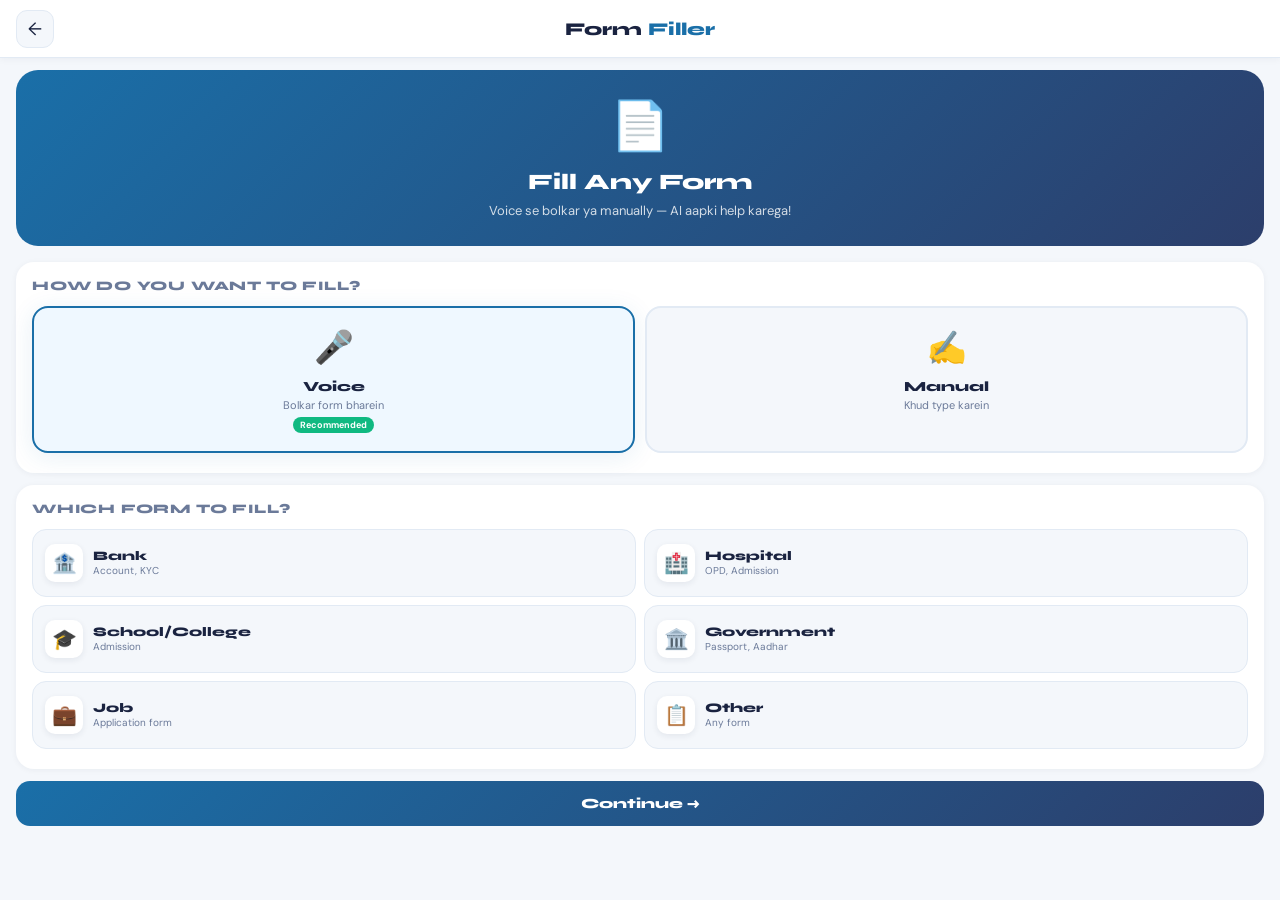
<file: form_bharo.html>
<!DOCTYPE html>
<html lang="en">
<head>
    <meta charset="UTF-8">
    <meta name="viewport" content="width=device-width, initial-scale=1.0">
    <title>FormAssist - Form Filler</title>
    <link href="https://fonts.googleapis.com/css2?family=Syne:wght@700;800&family=DM+Sans:wght@300;400;500;600&display=swap" rel="stylesheet">
    <style>
        :root{--white:#FFFFFF;--bg:#F4F7FB;--blue:#87CEEB;--blue2:#ADD8E6;--blue-dark:#1A6FA8;--navy:#1A2340;--navy2:#2C3E6B;--text:#1A2340;--sub:#6B7A99;--border:#E2EAF4;--coral:#EF4444;--mint:#10B981;--amber:#F59E0B;--shadow:0 4px 24px rgba(26,111,168,0.10);--shadow2:0 8px 32px rgba(26,111,168,0.18);}
        *{margin:0;padding:0;box-sizing:border-box;-webkit-tap-highlight-color:transparent;}
        body{background:var(--bg);font-family:'DM Sans',sans-serif;color:var(--text);min-height:100vh;padding-bottom:40px;}
        .topbar{position:fixed;top:0;left:0;right:0;height:58px;background:var(--white);border-bottom:1px solid var(--border);display:flex;align-items:center;justify-content:space-between;padding:0 16px;z-index:100;box-shadow:0 1px 8px rgba(26,35,64,0.05);}
        .t-back{width:38px;height:38px;border-radius:11px;background:var(--bg);border:1px solid var(--border);display:flex;align-items:center;justify-content:center;font-size:18px;cursor:pointer;}
        .t-back:hover{background:var(--blue2);}
        .t-title{font-family:'Syne',sans-serif;font-size:18px;font-weight:800;color:var(--navy);}
        .t-title span{color:var(--blue-dark);}
        .page{padding:70px 16px 20px;}
        /* HERO */
        .hero-card{background:linear-gradient(135deg,var(--blue-dark),var(--navy2));border-radius:22px;padding:24px;text-align:center;margin-bottom:16px;color:white;}
        .hero-ico{font-size:48px;display:block;margin-bottom:12px;animation:float 3s ease-in-out infinite;}
        @keyframes float{0%,100%{transform:translateY(0)}50%{transform:translateY(-8px)}}
        .hero-title{font-family:'Syne',sans-serif;font-size:22px;font-weight:800;margin-bottom:6px;}
        .hero-sub{font-size:13px;opacity:0.8;line-height:1.6;}
        /* SECTION */
        .section{background:var(--white);border-radius:18px;padding:16px;margin-bottom:12px;box-shadow:0 1px 6px rgba(26,35,64,0.05);}
        .sec-title{font-family:'Syne',sans-serif;font-size:13px;font-weight:800;color:var(--sub);text-transform:uppercase;letter-spacing:0.8px;margin-bottom:12px;}
        /* MODE CARDS */
        .mode-grid{display:grid;grid-template-columns:1fr 1fr;gap:10px;margin-bottom:4px;}
        .mode-card{background:var(--bg);border:2px solid var(--border);border-radius:16px;padding:18px 12px;text-align:center;cursor:pointer;transition:all 0.25s;}
        .mode-card:hover,.mode-card.active{border-color:var(--blue-dark);background:#EFF8FF;box-shadow:var(--shadow);}
        .mode-ico{font-size:32px;display:block;margin-bottom:10px;}
        .mode-title{font-family:'Syne',sans-serif;font-size:14px;font-weight:800;color:var(--navy);margin-bottom:3px;}
        .mode-sub{font-size:11px;color:var(--sub);}
        .mode-badge{display:inline-block;background:var(--mint);color:white;font-size:9px;font-weight:700;padding:2px 7px;border-radius:20px;margin-top:5px;}
        /* CATEGORY */
        .cat-grid{display:grid;grid-template-columns:1fr 1fr;gap:8px;margin-bottom:4px;}
        .cat-card{background:var(--bg);border:1.5px solid var(--border);border-radius:14px;padding:14px 12px;cursor:pointer;transition:all 0.2s;display:flex;align-items:center;gap:10px;}
        .cat-card:hover,.cat-card.active{border-color:var(--blue-dark);background:#EFF8FF;}
        .cat-ico{width:38px;height:38px;border-radius:10px;background:var(--white);display:flex;align-items:center;justify-content:center;font-size:20px;flex-shrink:0;box-shadow:0 2px 6px rgba(26,35,64,0.08);}
        .cat-name{font-family:'Syne',sans-serif;font-size:13px;font-weight:800;color:var(--navy);}
        .cat-sub{font-size:10px;color:var(--sub);}
        /* FORM FIELDS */
        .field-group{margin-bottom:14px;}
        .field-label{font-size:11px;font-weight:700;text-transform:uppercase;letter-spacing:0.6px;color:var(--sub);margin-bottom:7px;display:flex;align-items:center;justify-content:space-between;}
        .field-req{color:var(--coral);font-size:10px;}
        .field-input{width:100%;padding:13px 15px;background:var(--bg);border:1.5px solid var(--border);border-radius:13px;color:var(--text);font-size:14px;font-family:'DM Sans',sans-serif;outline:none;transition:all 0.3s;}
        .field-input:focus{border-color:var(--blue-dark);background:var(--white);box-shadow:0 0 0 3px rgba(26,111,168,0.1);}
        .field-input::placeholder{color:#B8C5D6;}
        .field-input.ok{border-color:var(--mint);}
        .field-input.err{border-color:var(--coral);}
        .field-select{width:100%;padding:13px 15px;background:var(--bg);border:1.5px solid var(--border);border-radius:13px;color:var(--text);font-size:14px;font-family:'DM Sans',sans-serif;outline:none;cursor:pointer;}
        .field-select:focus{border-color:var(--blue-dark);}
        .field-hint{font-size:11px;color:var(--sub);margin-top:5px;padding-left:2px;}
        .field-hint.err{color:var(--coral);}
        /* VOICE BOX */
        .voice-box{background:linear-gradient(135deg,rgba(26,111,168,0.08),rgba(44,62,107,0.08));border:2px solid var(--blue2);border-radius:18px;padding:24px;text-align:center;margin-bottom:12px;}
        .voice-box.listening{border-color:var(--coral);background:rgba(239,68,68,0.05);}
        .v-mic-btn{width:72px;height:72px;border-radius:50%;background:linear-gradient(135deg,var(--blue-dark),var(--navy2));border:none;display:flex;align-items:center;justify-content:center;font-size:28px;cursor:pointer;margin:0 auto 14px;box-shadow:0 6px 20px rgba(26,111,168,0.35);transition:all 0.3s;}
        .v-mic-btn.listening{background:linear-gradient(135deg,var(--coral),#CC0000);animation:pulse 0.8s ease-in-out infinite;}
        @keyframes pulse{0%,100%{transform:scale(1);box-shadow:0 6px 20px rgba(239,68,68,0.35)}50%{transform:scale(1.08);box-shadow:0 8px 28px rgba(239,68,68,0.5)}}
        .v-status{font-family:'Syne',sans-serif;font-size:15px;font-weight:800;color:var(--navy);margin-bottom:6px;}
        .v-sub{font-size:12px;color:var(--sub);}
        .v-transcript{background:var(--white);border:1.5px solid var(--blue2);border-radius:12px;padding:12px;margin-top:12px;font-size:13px;color:var(--text);min-height:48px;line-height:1.6;display:none;text-align:left;}
        .v-transcript.show{display:block;}
        /* PROGRESS */
        .progress-bar{height:6px;background:var(--border);border-radius:3px;margin-bottom:16px;overflow:hidden;}
        .progress-fill{height:100%;background:linear-gradient(90deg,var(--blue-dark),var(--blue));border-radius:3px;transition:width 0.5s ease;}
        .progress-txt{font-size:11px;color:var(--sub);text-align:right;margin-bottom:6px;}
        /* AUTOFILL BTN */
        .autofill-row{display:flex;gap:8px;margin-bottom:12px;}
        .autofill-btn{flex:1;padding:11px;background:#EFF8FF;border:1.5px solid var(--blue2);border-radius:12px;color:var(--blue-dark);font-size:13px;font-weight:700;cursor:pointer;display:flex;align-items:center;justify-content:center;gap:6px;font-family:'DM Sans',sans-serif;}
        .autofill-btn:hover{background:rgba(26,111,168,0.12);}
        /* BUTTONS */
        .btn-primary{width:100%;padding:14px;background:linear-gradient(135deg,var(--blue-dark),var(--navy2));color:white;border:none;border-radius:14px;font-family:'Syne',sans-serif;font-size:14px;font-weight:800;cursor:pointer;transition:all 0.3s;display:flex;align-items:center;justify-content:center;gap:8px;margin-bottom:8px;}
        .btn-primary:hover{transform:translateY(-2px);box-shadow:0 8px 22px rgba(26,111,168,0.35);}
        .btn-primary:disabled{opacity:0.7;cursor:not-allowed;transform:none;}
        .btn-secondary{width:100%;padding:13px;background:var(--white);border:1.5px solid var(--border);border-radius:14px;color:var(--sub);font-size:14px;font-weight:600;cursor:pointer;font-family:'DM Sans',sans-serif;margin-bottom:8px;}
        .btn-secondary:hover{border-color:var(--blue2);}
        /* SUCCESS */
        .success-screen{text-align:center;padding:32px 16px;display:none;}
        .success-screen.show{display:block;}
        .success-ico{font-size:72px;display:block;margin-bottom:16px;animation:pop 0.5s cubic-bezier(0.34,1.56,0.64,1);}
        @keyframes pop{0%{transform:scale(0)}100%{transform:scale(1)}}
        .success-title{font-family:'Syne',sans-serif;font-size:24px;font-weight:800;color:var(--navy);margin-bottom:8px;}
        .success-sub{font-size:13px;color:var(--sub);line-height:1.6;margin-bottom:24px;}
        .success-detail{background:var(--bg);border:1px solid var(--border);border-radius:14px;padding:14px;text-align:left;margin-bottom:20px;}
        .sd-row{display:flex;justify-content:space-between;padding:6px 0;border-bottom:1px solid var(--border);font-size:13px;}
        .sd-row:last-child{border-bottom:none;}
        .sd-key{color:var(--sub);font-weight:500;}
        .sd-val{color:var(--text);font-weight:700;}
        /* TOAST */
        .toast{position:fixed;bottom:24px;left:50%;transform:translateX(-50%) translateY(120px);background:var(--navy);border-radius:12px;padding:11px 20px;color:white;font-size:13px;font-weight:500;transition:transform 0.4s cubic-bezier(0.34,1.56,0.64,1);z-index:999;white-space:nowrap;box-shadow:var(--shadow2);}
        .toast.on{transform:translateX(-50%) translateY(0);}
        @media print {
            .topbar, #step1, #step2, .toast { display: none !important; }
            body { background: white; padding: 20px; }
            .success-screen { display: block !important; }
            .success-detail { border: 1px solid #ccc; }
        }
    </style>
</head>
<body>
    <div class="topbar">
        <div class="t-back" onclick="window.location.href='home.html'">←</div>
        <div class="t-title">Form <span>Filler</span></div>
        <div style="width:38px"></div>
    </div>

    <div class="page">
        <!-- Hero -->
        <div class="hero-card">
            <span class="hero-ico">📄</span>
            <div class="hero-title">Fill Any Form</div>
            <div class="hero-sub">Voice se bolkar ya manually — AI aapki help karega!</div>
        </div>

        <!-- Step 1: Mode Selection -->
        <div id="step1">
            <div class="section">
                <div class="sec-title">How do you want to fill?</div>
                <div class="mode-grid">
                    <div class="mode-card active" id="modeVoice" onclick="selectMode('voice')">
                        <span class="mode-ico">🎤</span>
                        <div class="mode-title">Voice</div>
                        <div class="mode-sub">Bolkar form bharein</div>
                        <div class="mode-badge">Recommended</div>
                    </div>
                    <div class="mode-card" id="modeManual" onclick="selectMode('manual')">
                        <span class="mode-ico">✍️</span>
                        <div class="mode-title">Manual</div>
                        <div class="mode-sub">Khud type karein</div>
                    </div>
                </div>
            </div>

            <div class="section">
                <div class="sec-title">Which form to fill?</div>
                <div class="cat-grid">
                    <div class="cat-card" onclick="selectCat('bank','Bank Account / KYC')">
                        <div class="cat-ico">🏦</div>
                        <div><div class="cat-name">Bank</div><div class="cat-sub">Account, KYC</div></div>
                    </div>
                    <div class="cat-card" onclick="selectCat('hospital','Hospital / OPD')">
                        <div class="cat-ico">🏥</div>
                        <div><div class="cat-name">Hospital</div><div class="cat-sub">OPD, Admission</div></div>
                    </div>
                    <div class="cat-card" onclick="selectCat('school','School / College')">
                        <div class="cat-ico">🎓</div>
                        <div><div class="cat-name">School/College</div><div class="cat-sub">Admission</div></div>
                    </div>
                    <div class="cat-card" onclick="selectCat('govt','Government Form')">
                        <div class="cat-ico">🏛️</div>
                        <div><div class="cat-name">Government</div><div class="cat-sub">Passport, Aadhar</div></div>
                    </div>
                    <div class="cat-card" onclick="selectCat('job','Job Application')">
                        <div class="cat-ico">💼</div>
                        <div><div class="cat-name">Job</div><div class="cat-sub">Application form</div></div>
                    </div>
                    <div class="cat-card" onclick="selectCat('other','Other Form')">
                        <div class="cat-ico">📋</div>
                        <div><div class="cat-name">Other</div><div class="cat-sub">Any form</div></div>
                    </div>
                </div>
            </div>

            <button class="btn-primary" onclick="goToFill()">Continue →</button>
        </div>

        <!-- Step 2: Fill Form -->
        <div id="step2" style="display:none">
            <div class="section">
                <div class="progress-txt" id="progressTxt">Step 1 of 3</div>
                <div class="progress-bar"><div class="progress-fill" id="progressFill" style="width:33%"></div></div>
                <div class="sec-title" id="formCatTitle">Bank Account Form</div>

                <!-- Auto-fill button -->
                <div class="autofill-row">
                    <button class="autofill-btn" onclick="autoFillAll()">⚡ Auto-Fill from Profile</button>
                    <button class="autofill-btn" onclick="clearAll()">🗑️ Clear All</button>
                </div>

                <!-- Voice Box (shown when voice mode) -->
                <div class="voice-box" id="voiceBox">
                    <button class="v-mic-btn" id="micBtn" onclick="toggleMic()">🎤</button>
                    <div class="v-status" id="vStatus">Tap mic and speak!</div>
                    <div class="v-sub" id="vSub">AI will fill the form for you</div>
                    <div class="v-transcript" id="vTranscript"></div>
                </div>

                <!-- Form Fields -->
                <div id="formFields">
                    <div class="field-group">
                        <label class="field-label">Full Name <span class="field-req">*</span></label>
                        <input class="field-input" id="f_name" type="text" placeholder="As per Aadhar Card" oninput="validateField(this,'name')">
                        <div class="field-hint" id="h_name"></div>
                    </div>
                    <div class="field-group">
                        <label class="field-label">Mobile Number <span class="field-req">*</span></label>
                        <input class="field-input" id="f_mobile" type="tel" placeholder="10 digit mobile" maxlength="10" oninput="validateField(this,'mobile')">
                        <div class="field-hint" id="h_mobile"></div>
                    </div>
                    <div class="field-group">
                        <label class="field-label">Date of Birth <span class="field-req">*</span></label>
                        <input class="field-input" id="f_dob" type="date" oninput="validateField(this,'dob')">
                    </div>
                    <div class="field-group">
                        <label class="field-label">Address <span class="field-req">*</span></label>
                        <input class="field-input" id="f_address" type="text" placeholder="Full address with pincode">
                    </div>
                    <div class="field-group">
                        <label class="field-label">Aadhar Number</label>
                        <input class="field-input" id="f_aadhar" type="text" placeholder="12 digit Aadhar" maxlength="12" oninput="validateField(this,'aadhar')">
                        <div class="field-hint" id="h_aadhar"></div>
                    </div>
                    <div class="field-group">
                        <label class="field-label">PAN Number</label>
                        <input class="field-input" id="f_pan" type="text" placeholder="ABCDE1234F" maxlength="10" oninput="validateField(this,'pan')" style="text-transform:uppercase">
                        <div class="field-hint" id="h_pan"></div>
                    </div>
                    <div class="field-group" id="bankFields">
                        <label class="field-label">Account Type</label>
                        <select class="field-select" id="f_acctype">
                            <option value="">Select account type</option>
                            <option value="savings">Savings Account</option>
                            <option value="current">Current Account</option>
                            <option value="jandhan">Jan Dhan Account</option>
                        </select>
                    </div>
                    <div class="field-group">
                        <label class="field-label">Email</label>
                        <input class="field-input" id="f_email" type="email" placeholder="your@email.com">
                    </div>
                </div>
            </div>

            <button class="btn-primary" onclick="submitForm()">✅ Submit Form</button>
            <button class="btn-secondary" onclick="goBack()">← Back</button>
        </div>

        <!-- Step 3: Success -->
        <div class="success-screen" id="step3">
            <span class="success-ico">🎉</span>
            <div class="success-title">Form Submitted!</div>
            <div class="success-sub">Your form has been filled and saved successfully!</div>
            <div class="success-detail" id="successDetail"></div>
            <button class="btn-primary" onclick="downloadForm()">⬇️ Download / Save as PDF</button>
            <button class="btn-primary" onclick="window.location.href='home.html'" style="background:rgba(26,111,168,0.15);color:var(--blue-dark);box-shadow:none;">Back to Home</button>
            <button class="btn-secondary" onclick="resetForm()">Fill Another Form</button>
        </div>
    </div>

    <div class="toast" id="toastEl"></div>
    <script src="global-app.js"></script>
    <script>
        var selectedMode = 'voice';
        var selectedCat = 'bank';
        var selectedCatName = 'Bank Account Form';
        var isListening = false;

        function selectMode(mode) {
            selectedMode = mode;
            document.getElementById('modeVoice').classList.toggle('active', mode === 'voice');
            document.getElementById('modeManual').classList.toggle('active', mode === 'manual');
        }

        function selectCat(cat, name) {
            selectedCat = cat;
            selectedCatName = name;
            document.querySelectorAll('.cat-card').forEach(function(c) { c.classList.remove('active'); });
            event.currentTarget.classList.add('active');
        }

        function goToFill() {
            document.getElementById('step1').style.display = 'none';
            document.getElementById('step2').style.display = 'block';
            document.getElementById('formCatTitle').textContent = selectedCatName;
            document.getElementById('voiceBox').style.display = selectedMode === 'voice' ? 'block' : 'none';
            // Show/hide bank fields
            document.getElementById('bankFields').style.display = selectedCat === 'bank' ? 'block' : 'none';
        }

        function goBack() {
            document.getElementById('step2').style.display = 'none';
            document.getElementById('step1').style.display = 'block';
        }

        function autoFillAll() {
            var profile = JSON.parse(localStorage.getItem('fa_vault_self') || '{}');
            if (!profile.name) { toast('⚠️ Save your profile first!'); return; }
            var fields = {f_name:'name', f_mobile:'mobile', f_dob:'dob', f_address:'address', f_aadhar:'aadhar', f_pan:'pan', f_email:'email'};
            var filled = 0;
            Object.keys(fields).forEach(function(id) {
                var el = document.getElementById(id);
                var val = profile[fields[id]];
                if (el && val) { el.value = val; el.classList.add('ok'); filled++; }
            });
            toast('⚡ ' + filled + ' fields auto-filled!');
        }

        function clearAll() {
            ['f_name','f_mobile','f_dob','f_address','f_aadhar','f_pan','f_email'].forEach(function(id) {
                var el = document.getElementById(id);
                if (el) { el.value = ''; el.className = 'field-input'; }
            });
            toast('🗑️ Form cleared!');
        }

        function validateField(el, type) {
            var v = el.value.trim();
            var hintEl = document.getElementById('h_' + type.replace('f_',''));
            if (!v) { el.className = 'field-input'; return; }
            if (type === 'mobile') {
                v = v.replace(/\D/g,''); el.value = v;
                var ok = v.length === 10 && ['6','7','8','9'].includes(v[0]);
                el.className = 'field-input ' + (ok ? 'ok' : 'err');
                if (hintEl) hintEl.textContent = ok ? '' : 'Enter valid 10-digit mobile!';
                if (hintEl) hintEl.className = 'field-hint' + (ok ? '' : ' err');
            } else if (type === 'aadhar') {
                v = v.replace(/\D/g,''); el.value = v;
                var ok = v.length === 12 && !['0','1'].includes(v[0]);
                el.className = 'field-input ' + (ok ? 'ok' : 'err');
                if (hintEl) hintEl.textContent = ok ? '' : 'Enter valid 12-digit Aadhar!';
                if (hintEl) hintEl.className = 'field-hint' + (ok ? '' : ' err');
            } else if (type === 'pan') {
                el.value = v.toUpperCase();
                var ok = /^[A-Z]{5}[0-9]{4}[A-Z]{1}$/.test(v.toUpperCase());
                el.className = 'field-input ' + (ok ? 'ok' : 'err');
                if (hintEl) hintEl.textContent = ok ? '' : 'Format: ABCDE1234F';
                if (hintEl) hintEl.className = 'field-hint' + (ok ? '' : ' err');
            } else if (type === 'name') {
                var ok = !(/\d/.test(v)) && v.length >= 3;
                el.className = 'field-input ' + (ok ? 'ok' : 'err');
                if (hintEl) hintEl.textContent = ok ? '' : 'Name cannot have numbers!';
                if (hintEl) hintEl.className = 'field-hint' + (ok ? '' : ' err');
            } else {
                el.className = 'field-input ok';
            }
        }

        function toggleMic() {
            var btn = document.getElementById('micBtn');
            var status = document.getElementById('vStatus');
            var sub = document.getElementById('vSub');
            var box = document.getElementById('voiceBox');
            var transcript = document.getElementById('vTranscript');
            
            if (!isListening) {
                isListening = true;
                btn.classList.add('listening'); btn.textContent = '⏹';
                box.classList.add('listening');
                status.textContent = '🎤 Listening...';
                sub.textContent = 'Speak your details: "My name is..., mobile is..., address is..."';
                toast('🎤 Listening... speak now!');
                
                startVoiceInput(function(spokenText) {
                    isListening = false;
                    btn.classList.remove('listening'); btn.textContent = '🎤';
                    box.classList.remove('listening');
                    status.textContent = '✅ Speech captured!';
                    sub.textContent = 'Tap to speak again';
                    transcript.textContent = '"' + spokenText + '"';
                    transcript.classList.add('show');
                    autoFillFromVoice(spokenText);
                }, function(err) {
                    stopMic();
                });
            } else {
                stopMic();
            }
        }

        function stopMic() {
            isListening = false;
            stopVoiceInput();
            var btn = document.getElementById('micBtn');
            var box = document.getElementById('voiceBox');
            if (btn) { btn.classList.remove('listening'); btn.textContent = '🎤'; }
            if (box) box.classList.remove('listening');
            document.getElementById('vStatus').textContent = 'Tap mic and speak!';
            document.getElementById('vSub').textContent = 'AI will fill the form for you';
        }

        function autoFillFromVoice(text) {
            toast('⚡ AI filling form from voice...');
            var lower = text.toLowerCase();
            
            // 1. Mobile number extraction (10 digits)
            var phoneMatch = text.match(/\b[6-9]\d{9}\b/) || text.replace(/\s+/g, '').match(/[6-9]\d{9}/);
            if (phoneMatch) {
                var mobEl = document.getElementById('f_mobile');
                if (mobEl) { mobEl.value = phoneMatch[0]; mobEl.classList.add('ok'); }
            }

            // 2. Email extraction
            var emailMatch = text.match(/[a-zA-Z0-9._%+-]+@[a-zA-Z0-9.-]+\.[a-zA-Z]{2,}/);
            if (emailMatch) {
                var emailEl = document.getElementById('f_email');
                if (emailEl) { emailEl.value = emailMatch[0]; emailEl.classList.add('ok'); }
            }

            // 3. Aadhar extraction (12 digits)
            var aadharMatch = text.replace(/\s+/g, '').match(/\b[2-9]\d{11}\b/);
            if (aadharMatch) {
                var aadharEl = document.getElementById('f_aadhar');
                if (aadharEl) { aadharEl.value = aadharMatch[0]; aadharEl.classList.add('ok'); }
            }

            // 4. PAN extraction (5 letters, 4 digits, 1 letter)
            var panMatch = text.toUpperCase().replace(/\s+/g, '').match(/[A-Z]{5}[0-9]{4}[A-Z]{1}/);
            if (panMatch) {
                var panEl = document.getElementById('f_pan');
                if (panEl) { panEl.value = panMatch[0]; panEl.classList.add('ok'); }
            }

            // 5. Name extraction (e.g. "my name is X", "naam X hai", or words before mobile)
            var nameMatch = text.match(/(?:my name is|mera naam|naam hai|name is|i am)\s+([A-Za-z\s]+?)(?:,|and|mobile|phone|\.|\bmy\b|$)/i);
            if (nameMatch && nameMatch[1].trim().length > 2) {
                var nameEl = document.getElementById('f_name');
                if (nameEl) { nameEl.value = nameMatch[1].trim(); nameEl.classList.add('ok'); }
            }

            // 6. Address extraction (e.g. "address is X", "rehta hoon X", etc.)
            var addrMatch = text.match(/(?:address is|rehta hoon|living in|address)\s+([A-Za-z0-9\s,.-]+?)(?:$|\.|\band\b)/i);
            if (addrMatch && addrMatch[1].trim().length > 3) {
                var addrEl = document.getElementById('f_address');
                if (addrEl) { addrEl.value = addrMatch[1].trim(); addrEl.classList.add('ok'); }
            }
            
            speakText('Form filled from your voice details');
        }

        function submitForm() {
            var name = document.getElementById('f_name').value.trim();
            var mobile = document.getElementById('f_mobile').value.trim();
            if (!name || !mobile) { toast('⚠️ Please fill Name and Mobile!'); return; }
            // Save to history
            var history = JSON.parse(localStorage.getItem('fa_form_history') || '[]');
            history.unshift({ type: selectedCatName, name: name, mobile: mobile, date: new Date().toLocaleDateString(), status: 'Done' });
            localStorage.setItem('fa_form_history', JSON.stringify(history));
            // Show success
            document.getElementById('step2').style.display = 'none';
            var detail = '<div class="sd-row"><span class="sd-key">Form Type</span><span class="sd-val">' + selectedCatName + '</span></div>' +
                '<div class="sd-row"><span class="sd-key">Name</span><span class="sd-val">' + name + '</span></div>' +
                '<div class="sd-row"><span class="sd-key">Mobile</span><span class="sd-val">' + mobile + '</span></div>' +
                '<div class="sd-row"><span class="sd-key">Date</span><span class="sd-val">' + new Date().toLocaleDateString() + '</span></div>';
            document.getElementById('successDetail').innerHTML = detail;
            document.getElementById('step3').classList.add('show');
            toast('✅ Form submitted successfully!');
        }

        function resetForm() {
            document.getElementById('step3').classList.remove('show');
            document.getElementById('step1').style.display = 'block';
            clearAll();
        }

        function downloadForm() {
            var name = document.getElementById('f_name').value || 'Form';
            var oldTitle = document.title;
            document.title = name + '_' + selectedCatName + '_FormAssist';
            toast('📄 Opening print dialog — Save as PDF!');
            setTimeout(function(){
                window.print();
                document.title = oldTitle;
            }, 300);
        }

        var tt;
        function toast(msg) { var el = document.getElementById('toastEl'); el.textContent = msg; el.classList.add('on'); clearTimeout(tt); tt = setTimeout(function() { el.classList.remove('on'); }, 2500); }
    </script>
</body>
</html>
</file>
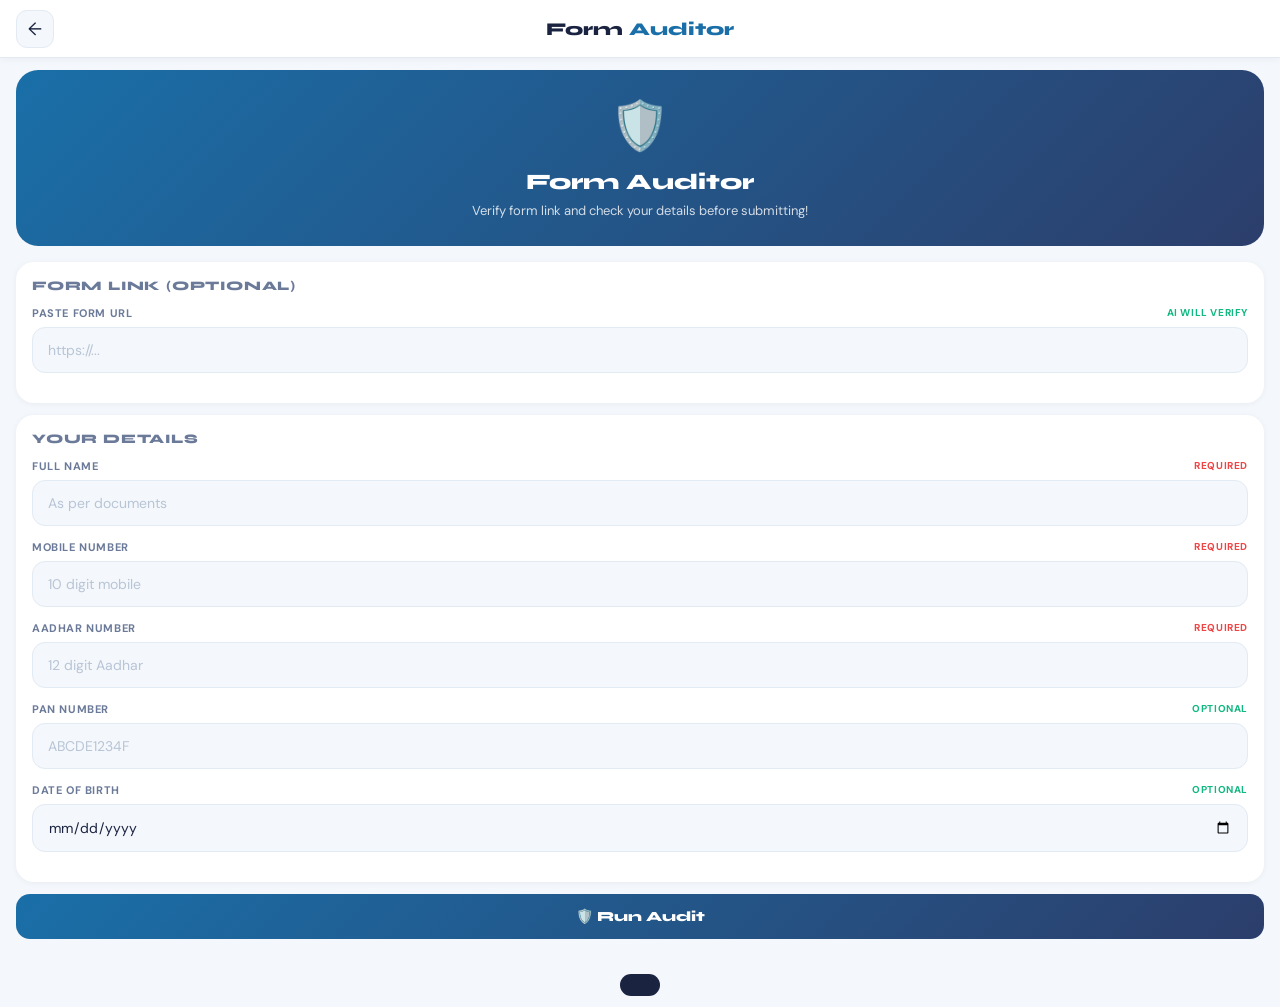
<file: form_inspector.html>
<!DOCTYPE html>
<html lang="en">
<head>
    <meta charset="UTF-8">
    <meta name="viewport" content="width=device-width, initial-scale=1.0">
    <title>FormAssist - Form Auditor</title>
    <link href="https://fonts.googleapis.com/css2?family=Syne:wght@700;800&family=DM+Sans:wght@300;400;500;600&display=swap" rel="stylesheet">
    <style>
        :root{--white:#FFFFFF;--bg:#F4F7FB;--blue:#87CEEB;--blue2:#ADD8E6;--blue-dark:#1A6FA8;--navy:#1A2340;--navy2:#2C3E6B;--text:#1A2340;--sub:#6B7A99;--border:#E2EAF4;--coral:#EF4444;--mint:#10B981;--amber:#F59E0B;--shadow:0 4px 24px rgba(26,111,168,0.10);--shadow2:0 8px 32px rgba(26,111,168,0.18);}
        *{margin:0;padding:0;box-sizing:border-box;-webkit-tap-highlight-color:transparent;}
        body{background:var(--bg);font-family:'DM Sans',sans-serif;color:var(--text);min-height:100vh;padding-bottom:40px;}
        .topbar{position:fixed;top:0;left:0;right:0;height:58px;background:var(--white);border-bottom:1px solid var(--border);display:flex;align-items:center;justify-content:space-between;padding:0 16px;z-index:100;box-shadow:0 1px 8px rgba(26,35,64,0.05);}
        .t-back{width:38px;height:38px;border-radius:11px;background:var(--bg);border:1px solid var(--border);display:flex;align-items:center;justify-content:center;font-size:18px;cursor:pointer;}
        .t-title{font-family:'Syne',sans-serif;font-size:18px;font-weight:800;color:var(--navy);}
        .t-title span{color:var(--blue-dark);}
        .page{padding:70px 16px 20px;}
        .hero-card{background:linear-gradient(135deg,var(--blue-dark),var(--navy2));border-radius:22px;padding:24px;text-align:center;margin-bottom:16px;color:white;}
        .hero-ico{font-size:48px;display:block;margin-bottom:12px;animation:float 3s ease-in-out infinite;}
        @keyframes float{0%,100%{transform:translateY(0)}50%{transform:translateY(-8px)}}
        .hero-title{font-family:'Syne',sans-serif;font-size:22px;font-weight:800;margin-bottom:6px;}
        .hero-sub{font-size:13px;opacity:0.8;line-height:1.6;}
        .section{background:var(--white);border-radius:18px;padding:16px;margin-bottom:12px;box-shadow:0 1px 6px rgba(26,35,64,0.05);}
        .sec-title{font-family:'Syne',sans-serif;font-size:13px;font-weight:800;color:var(--sub);text-transform:uppercase;letter-spacing:0.8px;margin-bottom:12px;}
        .field-group{margin-bottom:14px;}
        .field-label{font-size:11px;font-weight:700;text-transform:uppercase;letter-spacing:0.6px;color:var(--sub);margin-bottom:7px;display:flex;justify-content:space-between;align-items:center;}
        .field-req{font-size:10px;color:var(--coral);}
        .field-opt{font-size:10px;color:var(--mint);}
        .field-input{width:100%;padding:13px 15px;background:var(--bg);border:1.5px solid var(--border);border-radius:13px;color:var(--text);font-size:14px;font-family:'DM Sans',sans-serif;outline:none;transition:all 0.3s;}
        .field-input:focus{border-color:var(--blue-dark);background:var(--white);box-shadow:0 0 0 3px rgba(26,111,168,0.1);}
        .field-input::placeholder{color:#B8C5D6;}
        .field-input.ok{border-color:var(--mint);}
        .field-input.err{border-color:var(--coral);}
        .field-hint{font-size:11px;margin-top:5px;padding:5px 10px;border-radius:8px;display:none;}
        .field-hint.show{display:block;}
        .field-hint.ok{background:#ECFDF5;color:var(--mint);}
        .field-hint.err{background:#FEF2F2;color:var(--coral);}
        .field-hint.warn{background:#FFFBEB;color:var(--amber);}
        .score-wrap{text-align:center;padding:20px 0;}
        .score-circle{width:100px;height:100px;border-radius:50%;margin:0 auto 14px;display:flex;align-items:center;justify-content:center;font-family:'Syne',sans-serif;font-size:32px;font-weight:800;color:white;position:relative;}
        .score-label{font-size:12px;font-weight:700;color:var(--sub);text-transform:uppercase;letter-spacing:0.6px;}
        .score-title{font-family:'Syne',sans-serif;font-size:17px;font-weight:800;color:var(--navy);margin-top:8px;}
        .score-bar{height:8px;border-radius:4px;background:var(--border);overflow:hidden;margin:12px 0 6px;}
        .score-fill{height:100%;border-radius:4px;transition:width 1s ease;}
        .sum-row{display:grid;grid-template-columns:1fr 1fr 1fr;gap:8px;margin-top:14px;}
        .sum-item{background:var(--bg);border:1px solid var(--border);border-radius:12px;padding:12px;text-align:center;}
        .sum-num{font-family:'Syne',sans-serif;font-size:22px;font-weight:800;}
        .sum-lbl{font-size:10px;color:var(--sub);margin-top:2px;}
        .result-card{border-radius:14px;padding:13px;margin-bottom:8px;border:1px solid;}
        .result-card.err{background:#FEF2F2;border-color:#FECACA;}
        .result-card.ok{background:#ECFDF5;border-color:#A7F3D0;}
        .result-card.warn{background:#FFFBEB;border-color:#FDE68A;}
        .result-card.info{background:#EFF8FF;border-color:var(--blue2);}
        .rc-head{display:flex;align-items:center;gap:8px;margin-bottom:5px;}
        .rc-ico{font-size:18px;}
        .rc-ttl{font-size:13px;font-weight:800;}
        .result-card.err .rc-ttl{color:var(--coral);}
        .result-card.ok .rc-ttl{color:var(--mint);}
        .result-card.warn .rc-ttl{color:var(--amber);}
        .result-card.info .rc-ttl{color:var(--blue-dark);}
        .rc-desc{font-size:12px;color:var(--sub);line-height:1.5;}
        .btn-primary{width:100%;padding:14px;background:linear-gradient(135deg,var(--blue-dark),var(--navy2));color:white;border:none;border-radius:14px;font-family:'Syne',sans-serif;font-size:14px;font-weight:800;cursor:pointer;transition:all 0.3s;display:flex;align-items:center;justify-content:center;gap:8px;margin-bottom:8px;}
        .btn-primary:hover{transform:translateY(-2px);box-shadow:0 8px 22px rgba(26,111,168,0.35);}
        .btn-secondary{width:100%;padding:13px;background:var(--white);border:1.5px solid var(--border);border-radius:14px;color:var(--sub);font-size:14px;font-weight:600;cursor:pointer;font-family:'DM Sans',sans-serif;margin-bottom:8px;}
        .toast{position:fixed;bottom:24px;left:50%;transform:translateX(-50%) translateY(120px);background:var(--navy);border-radius:12px;padding:11px 20px;color:white;font-size:13px;font-weight:500;transition:transform 0.4s cubic-bezier(0.34,1.56,0.64,1);z-index:999;white-space:nowrap;}
        .toast.on{transform:translateX(-50%) translateY(0);}
    </style>
</head>
<body>
    <div class="topbar">
        <div class="t-back" onclick="window.location.href='home.html'">←</div>
        <div class="t-title">Form <span>Auditor</span></div>
        <div style="width:38px"></div>
    </div>
    <div class="page">
        <div class="hero-card">
            <span class="hero-ico">🛡️</span>
            <div class="hero-title">Form Auditor</div>
            <div class="hero-sub">Verify form link and check your details before submitting!</div>
        </div>

        <!-- Input Form -->
        <div id="auditForm">
            <div class="section">
                <div class="sec-title">Form Link (Optional)</div>
                <div class="field-group">
                    <label class="field-label">Paste Form URL <span class="field-opt">AI will verify</span></label>
                    <input class="field-input" id="auditLink" type="text" placeholder="https://..." oninput="checkLink(this)">
                    <div class="field-hint" id="linkHint"></div>
                </div>
            </div>

            <div class="section">
                <div class="sec-title">Your Details</div>
                <div class="field-group">
                    <label class="field-label">Full Name <span class="field-req">Required</span></label>
                    <input class="field-input" id="auditName" type="text" placeholder="As per documents" oninput="checkName(this)">
                    <div class="field-hint" id="nameHint"></div>
                </div>
                <div class="field-group">
                    <label class="field-label">Mobile Number <span class="field-req">Required</span></label>
                    <input class="field-input" id="auditMobile" type="tel" placeholder="10 digit mobile" maxlength="10" oninput="checkMobile(this)">
                    <div class="field-hint" id="mobileHint"></div>
                </div>
                <div class="field-group">
                    <label class="field-label">Aadhar Number <span class="field-req">Required</span></label>
                    <input class="field-input" id="auditAadhar" type="text" placeholder="12 digit Aadhar" maxlength="12" oninput="checkAadhar(this)">
                    <div class="field-hint" id="aadharHint"></div>
                </div>
                <div class="field-group">
                    <label class="field-label">PAN Number <span class="field-opt">Optional</span></label>
                    <input class="field-input" id="auditPan" type="text" placeholder="ABCDE1234F" maxlength="10" oninput="checkPan(this)" style="text-transform:uppercase">
                    <div class="field-hint" id="panHint"></div>
                </div>
                <div class="field-group">
                    <label class="field-label">Date of Birth <span class="field-opt">Optional</span></label>
                    <input class="field-input" id="auditDob" type="date">
                </div>
            </div>
            <button class="btn-primary" onclick="runAudit()">🛡️ Run Audit</button>
        </div>

        <!-- Results -->
        <div id="auditResults" style="display:none">
            <div class="section">
                <div class="score-wrap">
                    <div class="score-circle" id="scoreCircle">0</div>
                    <div class="score-label">Safety Score</div>
                    <div class="score-bar"><div class="score-fill" id="scoreFill"></div></div>
                    <div class="score-title" id="scoreTitle">Checking...</div>
                    <div class="sum-row">
                        <div class="sum-item"><div class="sum-num" id="errCount" style="color:var(--coral)">0</div><div class="sum-lbl">Errors</div></div>
                        <div class="sum-item"><div class="sum-num" id="warnCount" style="color:var(--amber)">0</div><div class="sum-lbl">Warnings</div></div>
                        <div class="sum-item"><div class="sum-num" id="passCount" style="color:var(--mint)">0</div><div class="sum-lbl">Passed</div></div>
                    </div>
                </div>
            </div>
            <div id="resultsList"></div>
            <button class="btn-primary" onclick="document.getElementById('auditResults').style.display='none';document.getElementById('auditForm').style.display='block'">Check Again</button>
            <button class="btn-secondary" onclick="window.location.href='home.html'">Back to Home</button>
        </div>
    </div>
    <div class="toast" id="toastEl"></div>
    <script src="global-app.js"></script>
    <script>
        function checkLink(el){
            var v=el.value.trim();var h=document.getElementById('linkHint');
            if(!v){el.className='field-input';h.className='field-hint';return;}
            if(v.includes('.gov.in')){el.className='field-input ok';h.className='field-hint ok show';h.textContent='✅ Verified government portal!';}
            else if(v.startsWith('http')){el.className='field-input warn';h.className='field-hint warn show';h.textContent='⚠️ Unverified link — proceed carefully';}
            else{el.className='field-input err';h.className='field-hint err show';h.textContent='❌ Invalid URL format';}
        }
        function checkName(el){
            var v=el.value.trim();var h=document.getElementById('nameHint');
            if(!v){el.className='field-input';h.className='field-hint';return;}
            if(/\d/.test(v)){el.className='field-input err';h.className='field-hint err show';h.textContent='❌ Name cannot contain numbers!';}
            else if(v.length<3){el.className='field-input err';h.className='field-hint err show';h.textContent='❌ Enter your full name!';}
            else{el.className='field-input ok';h.className='field-hint ok show';h.textContent='✅ Name looks correct!';}
        }
        function checkMobile(el){
            var v=el.value.replace(/\D/g,'');el.value=v;var h=document.getElementById('mobileHint');
            if(!v){el.className='field-input';h.className='field-hint';return;}
            if(v.length===10&&['6','7','8','9'].includes(v[0])){el.className='field-input ok';h.className='field-hint ok show';h.textContent='✅ Valid mobile number!';}
            else{el.className='field-input err';h.className='field-hint err show';h.textContent='❌ Enter valid 10-digit mobile (starting with 6/7/8/9)';}
        }
        function checkAadhar(el){
            var v=el.value.replace(/\D/g,'');el.value=v;var h=document.getElementById('aadharHint');
            if(!v){el.className='field-input';h.className='field-hint';return;}
            if(v.length===12&&!['0','1'].includes(v[0])){el.className='field-input ok';h.className='field-hint ok show';h.textContent='✅ Valid Aadhar format!';}
            else{el.className='field-input err';h.className='field-hint err show';h.textContent='❌ Aadhar must be 12 digits (not starting with 0 or 1)';}
        }
        function checkPan(el){
            var v=el.value.toUpperCase();el.value=v;var h=document.getElementById('panHint');
            if(!v){el.className='field-input';h.className='field-hint';return;}
            if(/^[A-Z]{5}[0-9]{4}[A-Z]{1}$/.test(v)){el.className='field-input ok';h.className='field-hint ok show';h.textContent='✅ Valid PAN format!';}
            else{el.className='field-input err';h.className='field-hint err show';h.textContent='❌ PAN format: ABCDE1234F';}
        }
        var API_BASE = 'https://formassist-backend-bydu.onrender.com';

        async function runAudit(){
            var name = document.getElementById('auditName').value.trim();
            var mobile = document.getElementById('auditMobile').value.trim();
            var aadhar = document.getElementById('auditAadhar').value.trim();
            var pan = document.getElementById('auditPan').value.trim();
            var link = document.getElementById('auditLink').value.trim();

            if(!name||!mobile||!aadhar){
                toast('⚠️ Please fill Name, Mobile and Aadhar!');
                return;
            }

            var btn = document.querySelector('#auditForm .btn-primary');
            var origTxt = btn ? btn.textContent : '';
            if(btn){ btn.disabled = true; btn.textContent = '🛡️ Running AI Audit...'; }

            try {
                var res = await fetch(API_BASE + '/ai/audit-form', {
                    method: 'POST',
                    headers: { 'Content-Type': 'application/json' },
                    body: JSON.stringify({
                        url: link,
                        name: name,
                        mobile: mobile,
                        aadhar: aadhar,
                        pan: pan
                    }),
                    signal: AbortSignal.timeout(20000)
                });
                var data = await res.json();
                if(btn){ btn.disabled = false; btn.textContent = origTxt; }

                if (res.ok && data && (data.score !== undefined || data.results)) {
                    renderAuditData(data);
                } else {
                    toast('⚠️ AI service busy: ' + (data && (data.detail || data.message) ? data.detail || data.message : 'showing standard audit'));
                    runLocalAudit(name, mobile, aadhar, pan, link);
                }
            } catch(e) {
                if(btn){ btn.disabled = false; btn.textContent = origTxt; }
                toast('⚠️ AI audit error: running standard check...');
                runLocalAudit(name, mobile, aadhar, pan, link);
            }
        }

        function renderAuditData(data) {
            var score = typeof data.score === 'number' ? data.score : 80;
            var errors = typeof data.errors === 'number' ? data.errors : (data.errors ? data.errors.length : 0);
            var warnings = typeof data.warnings === 'number' ? data.warnings : (data.warnings ? data.warnings.length : 0);
            var passed = typeof data.passed === 'number' ? data.passed : (data.passed ? data.passed.length : 0);

            var color = score >= 80 ? '#10B981' : score >= 60 ? '#F59E0B' : '#EF4444';
            document.getElementById('scoreCircle').textContent = score;
            document.getElementById('scoreCircle').style.background = score >= 80 ? 'linear-gradient(135deg,#10B981,#059669)' : score >= 60 ? 'linear-gradient(135deg,#F59E0B,#D97706)' : 'linear-gradient(135deg,#EF4444,#DC2626)';
            document.getElementById('scoreFill').style.width = score + '%';
            document.getElementById('scoreFill').style.background = color;
            document.getElementById('scoreTitle').textContent = errors === 0 ? '✅ Safe to Submit!' : score >= 60 ? '⚠️ Fix issues before submitting' : '❌ Do NOT submit — fix critical errors first!';
            document.getElementById('errCount').textContent = errors;
            document.getElementById('warnCount').textContent = warnings;
            document.getElementById('passCount').textContent = passed;

            var resultsList = data.results || [];
            if (Array.isArray(resultsList) && resultsList.length) {
                document.getElementById('resultsList').innerHTML = resultsList.map(function(r) {
                    var type = r.type || (r.status === 'error' ? 'err' : r.status === 'warning' ? 'warn' : 'ok');
                    var ico = r.ico || (type === 'err' ? '❌' : type === 'warn' ? '⚠️' : '✅');
                    var ttl = r.ttl || r.title || 'Check';
                    var desc = r.desc || r.description || r.message || '';
                    return '<div class="result-card ' + type + '"><div class="rc-head"><span class="rc-ico">' + ico + '</span><span class="rc-ttl">' + ttl + '</span></div><div class="rc-desc">' + desc + '</div></div>';
                }).join('');
            } else {
                document.getElementById('resultsList').innerHTML = '<div class="result-card ok"><div class="rc-head"><span class="rc-ico">✅</span><span class="rc-ttl">Audit Completed</span></div><div class="rc-desc">Form check completed successfully.</div></div>';
            }

            document.getElementById('auditForm').style.display = 'none';
            document.getElementById('auditResults').style.display = 'block';
            toast(errors === 0 ? '✅ All checks passed!' : '⚠️ ' + errors + ' error(s) found!');
        }

        function runLocalAudit(name, mobile, aadhar, pan, link){
            var results=[];var errors=0,warnings=0,passed=0;
            // Link check
            if(link){
                if(link.includes('.gov.in')){results.push({type:'ok',ico:'✅',ttl:'Verified Government Link',desc:'This is a legitimate government portal. Safe to proceed.'});passed++;}
                else if(link.startsWith('http')){results.push({type:'warn',ico:'⚠️',ttl:'Unverified Link',desc:'This is not a known government portal. Verify carefully before submitting.'});warnings++;}
                else{results.push({type:'err',ico:'❌',ttl:'Invalid Link',desc:'This does not look like a valid URL.'});errors++;}
            }
            // Name
            if(/\d/.test(name)){results.push({type:'err',ico:'❌',ttl:'Name Contains Numbers!',desc:'Names cannot have numbers. This will cause form rejection.'});errors++;}
            else{results.push({type:'ok',ico:'✅',ttl:'Name Format Correct',desc:'Name format is valid for official forms.'});passed++;}
            // Mobile
            if(mobile.length===10&&['6','7','8','9'].includes(mobile[0])){results.push({type:'ok',ico:'✅',ttl:'Mobile Number Valid',desc:'Valid 10-digit Indian mobile number.'});passed++;}
            else{results.push({type:'err',ico:'❌',ttl:'Invalid Mobile Number!',desc:'Enter a valid 10-digit Indian mobile number starting with 6/7/8/9.'});errors++;}
            // Aadhar
            if(aadhar.length===12&&!['0','1'].includes(aadhar[0])){results.push({type:'ok',ico:'✅',ttl:'Aadhar Format Valid',desc:'12-digit Aadhar number format is correct.'});passed++;}
            else{results.push({type:'err',ico:'❌',ttl:'Invalid Aadhar Number!',desc:'Enter a valid 12-digit Aadhar number.'});errors++;}
            // PAN
            if(pan){
                if(/^[A-Z]{5}[0-9]{4}[A-Z]{1}$/.test(pan)){results.push({type:'ok',ico:'✅',ttl:'PAN Format Valid',desc:'PAN number format is correct (ABCDE1234F).'});passed++;}
                else{results.push({type:'err',ico:'❌',ttl:'Invalid PAN Format!',desc:'PAN must be in format: ABCDE1234F'});errors++;}
            }
            // Score
            var total=errors+warnings+passed;
            var score=Math.round((passed/total)*100);
            if(errors>0) score=Math.min(score,55);
            var color=score>=80?'#10B981':score>=60?'#F59E0B':'#EF4444';
            document.getElementById('scoreCircle').textContent=score;
            document.getElementById('scoreCircle').style.background=score>=80?'linear-gradient(135deg,#10B981,#059669)':score>=60?'linear-gradient(135deg,#F59E0B,#D97706)':'linear-gradient(135deg,#EF4444,#DC2626)';
            document.getElementById('scoreFill').style.width=score+'%';
            document.getElementById('scoreFill').style.background=color;
            document.getElementById('scoreTitle').textContent=errors===0?'✅ Safe to Submit!':score>=60?'⚠️ Fix issues before submitting':'❌ Do NOT submit — fix critical errors first!';
            document.getElementById('errCount').textContent=errors;
            document.getElementById('warnCount').textContent=warnings;
            document.getElementById('passCount').textContent=passed;
            document.getElementById('resultsList').innerHTML=results.map(function(r){
                return '<div class="result-card '+r.type+'"><div class="rc-head"><span class="rc-ico">'+r.ico+'</span><span class="rc-ttl">'+r.ttl+'</span></div><div class="rc-desc">'+r.desc+'</div></div>';
            }).join('');
            document.getElementById('auditForm').style.display='none';
            document.getElementById('auditResults').style.display='block';
            toast(errors===0?'✅ All checks passed!':'⚠️ '+errors+' error(s) found!');
        }
        var tt;
        function toast(msg){var el=document.getElementById('toastEl');el.textContent=msg;el.classList.add('on');clearTimeout(tt);tt=setTimeout(function(){el.classList.remove('on');},2500);}
    </script>
</body>
</html>
</file>
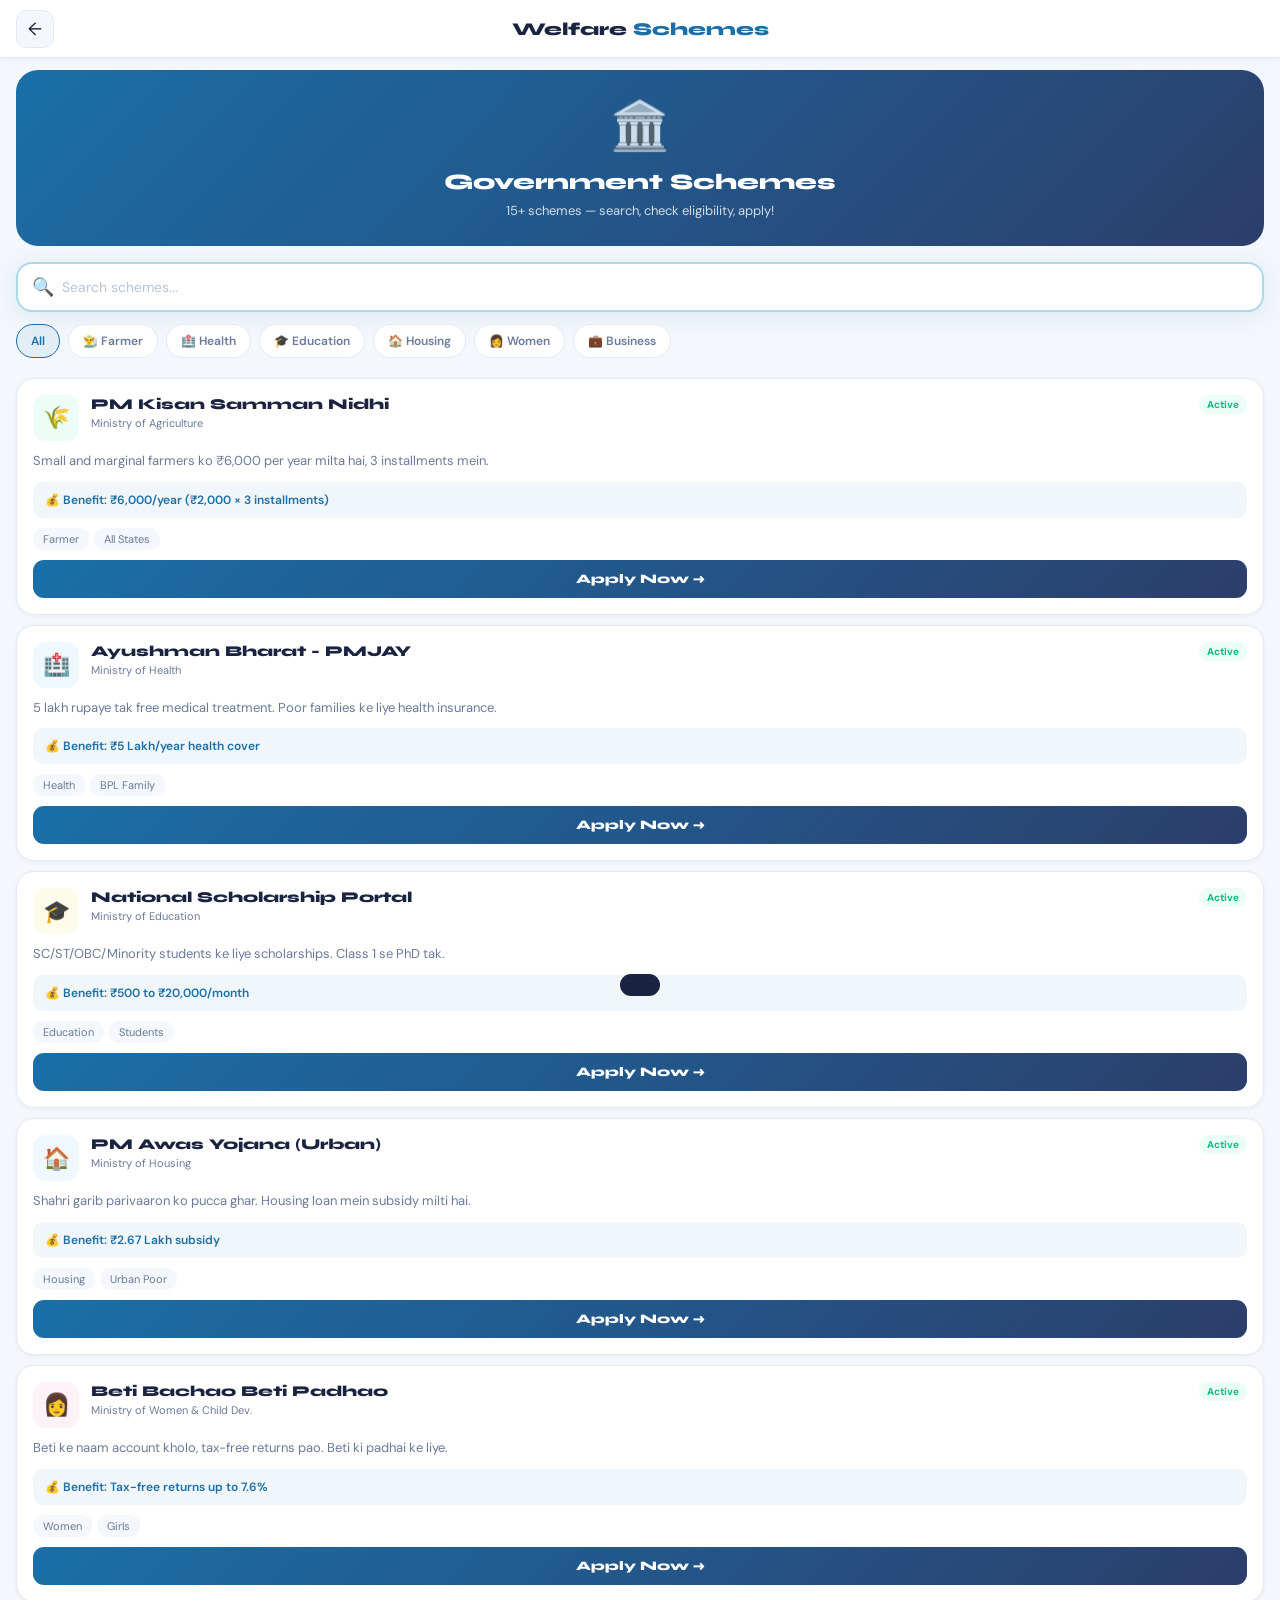
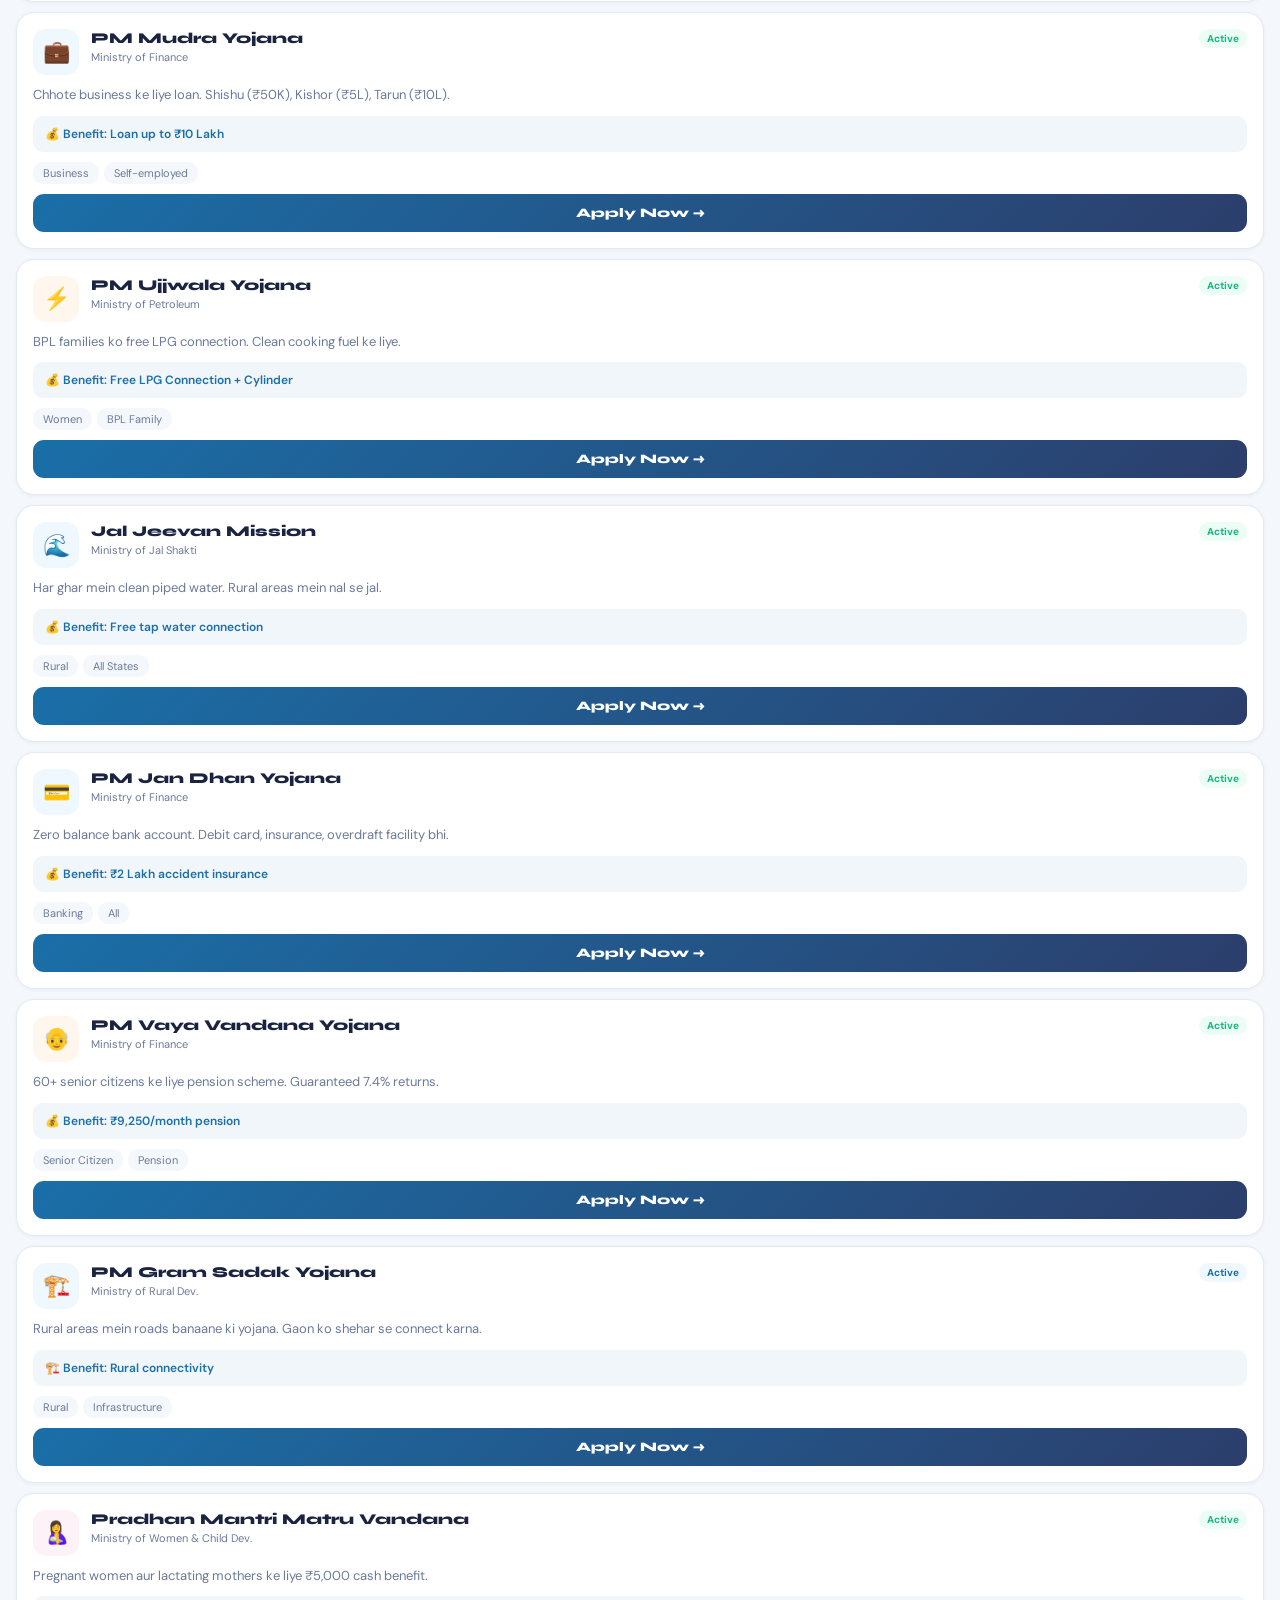
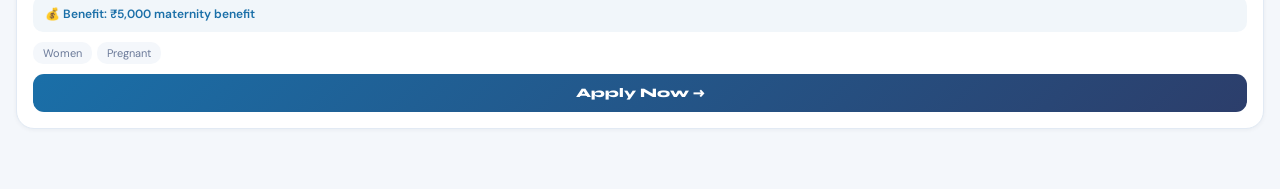
<file: govt_schemes.html>
<!DOCTYPE html>
<html lang="en">
<head>
    <meta charset="UTF-8">
    <meta name="viewport" content="width=device-width, initial-scale=1.0">
    <title>FormAssist - Welfare Schemes</title>
    <link href="https://fonts.googleapis.com/css2?family=Syne:wght@700;800&family=DM+Sans:wght@300;400;500;600&display=swap" rel="stylesheet">
    <style>
        :root{--white:#FFFFFF;--bg:#F4F7FB;--blue:#87CEEB;--blue2:#ADD8E6;--blue-dark:#1A6FA8;--navy:#1A2340;--navy2:#2C3E6B;--text:#1A2340;--sub:#6B7A99;--border:#E2EAF4;--coral:#EF4444;--mint:#10B981;--amber:#F59E0B;--shadow:0 4px 24px rgba(26,111,168,0.10);--shadow2:0 8px 32px rgba(26,111,168,0.18);}
        *{margin:0;padding:0;box-sizing:border-box;-webkit-tap-highlight-color:transparent;}
        body{background:var(--bg);font-family:'DM Sans',sans-serif;color:var(--text);min-height:100vh;padding-bottom:40px;}
        .topbar{position:fixed;top:0;left:0;right:0;height:58px;background:var(--white);border-bottom:1px solid var(--border);display:flex;align-items:center;justify-content:space-between;padding:0 16px;z-index:100;box-shadow:0 1px 8px rgba(26,35,64,0.05);}
        .t-back{width:38px;height:38px;border-radius:11px;background:var(--bg);border:1px solid var(--border);display:flex;align-items:center;justify-content:center;font-size:18px;cursor:pointer;}
        .t-title{font-family:'Syne',sans-serif;font-size:18px;font-weight:800;color:var(--navy);}
        .t-title span{color:var(--blue-dark);}
        .page{padding:70px 16px 20px;}
        .hero-card{background:linear-gradient(135deg,var(--blue-dark),var(--navy2));border-radius:22px;padding:24px;text-align:center;margin-bottom:16px;color:white;}
        .hero-ico{font-size:48px;display:block;margin-bottom:12px;animation:float 3s ease-in-out infinite;}
        @keyframes float{0%,100%{transform:translateY(0)}50%{transform:translateY(-8px)}}
        .hero-title{font-family:'Syne',sans-serif;font-size:22px;font-weight:800;margin-bottom:6px;}
        .hero-sub{font-size:13px;opacity:0.8;line-height:1.6;}
        .search-bar{background:var(--white);border:2px solid var(--blue2);border-radius:16px;display:flex;align-items:center;padding:4px 4px 4px 14px;gap:8px;margin-bottom:12px;box-shadow:var(--shadow);}
        .search-bar:focus-within{border-color:var(--blue-dark);}
        .s-ico{font-size:18px;}
        .s-input{flex:1;border:none;outline:none;background:transparent;font-size:14px;color:var(--text);font-family:'DM Sans',sans-serif;padding:10px 0;}
        .s-input::placeholder{color:#B8C5D6;}
        .filter-row{display:flex;gap:8px;overflow-x:auto;padding-bottom:8px;margin-bottom:12px;scrollbar-width:none;}
        .filter-row::-webkit-scrollbar{display:none;}
        .filter-chip{padding:8px 14px;border-radius:20px;background:var(--white);border:1.5px solid var(--border);font-size:12px;font-weight:600;color:var(--sub);cursor:pointer;white-space:nowrap;transition:all 0.2s;flex-shrink:0;}
        .filter-chip.active{background:rgba(26,111,168,0.08);border-color:var(--blue-dark);color:var(--blue-dark);}
        .scheme-list{display:flex;flex-direction:column;gap:10px;}
        .scheme-card{background:var(--white);border:1px solid var(--border);border-radius:18px;padding:16px;box-shadow:0 1px 4px rgba(26,35,64,0.05);transition:all 0.2s;}
        .scheme-card:hover{border-color:var(--blue2);box-shadow:var(--shadow);}
        .scheme-top{display:flex;align-items:flex-start;gap:12px;margin-bottom:10px;}
        .scheme-ico{width:46px;height:46px;border-radius:13px;display:flex;align-items:center;justify-content:center;font-size:22px;flex-shrink:0;}
        .scheme-name{font-family:'Syne',sans-serif;font-size:15px;font-weight:800;color:var(--navy);margin-bottom:3px;}
        .scheme-ministry{font-size:11px;color:var(--sub);}
        .scheme-badge{display:inline-block;padding:3px 8px;border-radius:20px;font-size:10px;font-weight:700;margin-left:auto;flex-shrink:0;}
        .badge-green{background:#ECFDF5;color:var(--mint);}
        .badge-blue{background:#EFF8FF;color:var(--blue-dark);}
        .badge-amber{background:#FFFBEB;color:var(--amber);}
        .scheme-desc{font-size:13px;color:var(--sub);line-height:1.6;margin-bottom:10px;}
        .scheme-benefit{background:rgba(26,111,168,0.06);border-radius:10px;padding:10px 12px;font-size:12px;color:var(--blue-dark);font-weight:600;margin-bottom:10px;}
        .scheme-tags{display:flex;flex-wrap:wrap;gap:5px;margin-bottom:10px;}
        .scheme-tag{padding:4px 10px;background:var(--bg);border-radius:10px;font-size:11px;color:var(--sub);}
        .scheme-btn{width:100%;padding:11px;background:linear-gradient(135deg,var(--blue-dark),var(--navy2));color:white;border:none;border-radius:11px;font-family:'Syne',sans-serif;font-size:13px;font-weight:800;cursor:pointer;transition:all 0.2s;}
        .scheme-btn:hover{transform:translateY(-1px);box-shadow:0 4px 14px rgba(26,111,168,0.3);}
        .no-results{text-align:center;padding:40px 16px;color:var(--sub);}
        .no-results-ico{font-size:48px;display:block;margin-bottom:12px;}
        .toast{position:fixed;bottom:24px;left:50%;transform:translateX(-50%) translateY(120px);background:var(--navy);border-radius:12px;padding:11px 20px;color:white;font-size:13px;font-weight:500;transition:transform 0.4s cubic-bezier(0.34,1.56,0.64,1);z-index:999;white-space:nowrap;}
        .toast.on{transform:translateX(-50%) translateY(0);}
    </style>
</head>
<body>
    <div class="topbar">
        <div class="t-back" onclick="window.location.href='home.html'">←</div>
        <div class="t-title">Welfare <span>Schemes</span></div>
        <div style="width:38px"></div>
    </div>
    <div class="page">
        <div class="hero-card">
            <span class="hero-ico">🏛️</span>
            <div class="hero-title">Government Schemes</div>
            <div class="hero-sub">15+ schemes — search, check eligibility, apply!</div>
        </div>
        <div class="search-bar">
            <span class="s-ico">🔍</span>
            <input class="s-input" id="schemeSearch" type="text" placeholder="Search schemes..." oninput="filterSchemes()">
        </div>
        <div class="filter-row">
            <div class="filter-chip active" onclick="setFilter('all',this)">All</div>
            <div class="filter-chip" onclick="setFilter('farmer',this)">👨‍🌾 Farmer</div>
            <div class="filter-chip" onclick="setFilter('health',this)">🏥 Health</div>
            <div class="filter-chip" onclick="setFilter('education',this)">🎓 Education</div>
            <div class="filter-chip" onclick="setFilter('housing',this)">🏠 Housing</div>
            <div class="filter-chip" onclick="setFilter('women',this)">👩 Women</div>
            <div class="filter-chip" onclick="setFilter('business',this)">💼 Business</div>
        </div>
        <div class="scheme-list" id="schemeList"></div>
    </div>
    <div class="toast" id="toastEl"></div>
    <script src="global-app.js"></script>
    <script>
        var activeFilter = 'all';
        var schemes = [
            {id:1,ico:'🌾',bg:'#ECFDF5',name:'PM Kisan Samman Nidhi',ministry:'Ministry of Agriculture',badge:'Active',badgeClass:'badge-green',desc:'Small and marginal farmers ko ₹6,000 per year milta hai, 3 installments mein.',benefit:'💰 Benefit: ₹6,000/year (₹2,000 × 3 installments)',tags:['Farmer','All States'],url:'https://pmkisan.gov.in',cat:'farmer'},
            {id:2,ico:'🏥',bg:'#EFF8FF',name:'Ayushman Bharat - PMJAY',ministry:'Ministry of Health',badge:'Active',badgeClass:'badge-green',desc:'5 lakh rupaye tak free medical treatment. Poor families ke liye health insurance.',benefit:'💰 Benefit: ₹5 Lakh/year health cover',tags:['Health','BPL Family'],url:'https://pmjay.gov.in',cat:'health'},
            {id:3,ico:'🎓',bg:'#FFFBEB',name:'National Scholarship Portal',ministry:'Ministry of Education',badge:'Active',badgeClass:'badge-green',desc:'SC/ST/OBC/Minority students ke liye scholarships. Class 1 se PhD tak.',benefit:'💰 Benefit: ₹500 to ₹20,000/month',tags:['Education','Students'],url:'https://scholarships.gov.in',cat:'education'},
            {id:4,ico:'🏠',bg:'#EFF8FF',name:'PM Awas Yojana (Urban)',ministry:'Ministry of Housing',badge:'Active',badgeClass:'badge-green',desc:'Shahri garib parivaaron ko pucca ghar. Housing loan mein subsidy milti hai.',benefit:'💰 Benefit: ₹2.67 Lakh subsidy',tags:['Housing','Urban Poor'],url:'https://pmaymis.gov.in',cat:'housing'},
            {id:5,ico:'👩',bg:'#FDF2F8',name:'Beti Bachao Beti Padhao',ministry:'Ministry of Women & Child Dev.',badge:'Active',badgeClass:'badge-green',desc:'Beti ke naam account kholo, tax-free returns pao. Beti ki padhai ke liye.',benefit:'💰 Benefit: Tax-free returns up to 7.6%',tags:['Women','Girls'],url:'https://wcd.nic.in',cat:'women'},
            {id:6,ico:'💼',bg:'#EFF8FF',name:'PM Mudra Yojana',ministry:'Ministry of Finance',badge:'Active',badgeClass:'badge-green',desc:'Chhote business ke liye loan. Shishu (₹50K), Kishor (₹5L), Tarun (₹10L).',benefit:'💰 Benefit: Loan up to ₹10 Lakh',tags:['Business','Self-employed'],url:'https://mudra.org.in',cat:'business'},
            {id:7,ico:'⚡',bg:'#FFF7ED',name:'PM Ujjwala Yojana',ministry:'Ministry of Petroleum',badge:'Active',badgeClass:'badge-green',desc:'BPL families ko free LPG connection. Clean cooking fuel ke liye.',benefit:'💰 Benefit: Free LPG Connection + Cylinder',tags:['Women','BPL Family'],url:'https://pmuy.gov.in',cat:'women'},
            {id:8,ico:'🌊',bg:'#EFF8FF',name:'Jal Jeevan Mission',ministry:'Ministry of Jal Shakti',badge:'Active',badgeClass:'badge-green',desc:'Har ghar mein clean piped water. Rural areas mein nal se jal.',benefit:'💰 Benefit: Free tap water connection',tags:['Rural','All States'],url:'https://jaljeevanmission.gov.in',cat:'all'},
            {id:9,ico:'💳',bg:'#EFF8FF',name:'PM Jan Dhan Yojana',ministry:'Ministry of Finance',badge:'Active',badgeClass:'badge-green',desc:'Zero balance bank account. Debit card, insurance, overdraft facility bhi.',benefit:'💰 Benefit: ₹2 Lakh accident insurance',tags:['Banking','All'],url:'https://pmjdy.gov.in',cat:'all'},
            {id:10,ico:'👴',bg:'#FFF7ED',name:'PM Vaya Vandana Yojana',ministry:'Ministry of Finance',badge:'Active',badgeClass:'badge-green',desc:'60+ senior citizens ke liye pension scheme. Guaranteed 7.4% returns.',benefit:'💰 Benefit: ₹9,250/month pension',tags:['Senior Citizen','Pension'],url:'https://licindia.in',cat:'all'},
            {id:11,ico:'🏗️',bg:'#EFF8FF',name:'PM Gram Sadak Yojana',ministry:'Ministry of Rural Dev.',badge:'Active',badgeClass:'badge-blue',desc:'Rural areas mein roads banaane ki yojana. Gaon ko shehar se connect karna.',benefit:'🏗️ Benefit: Rural connectivity',tags:['Rural','Infrastructure'],url:'https://pmgsy.nic.in',cat:'all'},
            {id:12,ico:'🤱',bg:'#FDF2F8',name:'Pradhan Mantri Matru Vandana',ministry:'Ministry of Women & Child Dev.',badge:'Active',badgeClass:'badge-green',desc:'Pregnant women aur lactating mothers ke liye ₹5,000 cash benefit.',benefit:'💰 Benefit: ₹5,000 maternity benefit',tags:['Women','Pregnant'],url:'https://pmmvy.wcd.gov.in',cat:'women'},
        ];

        function renderSchemes(list) {
            var container = document.getElementById('schemeList');
            if (list.length === 0) {
                container.innerHTML = '<div class="no-results"><span class="no-results-ico">🔍</span><div>No schemes found!</div><div style="font-size:12px;margin-top:6px;">Try different keywords</div></div>';
                return;
            }
            container.innerHTML = list.map(function(s) {
                return '<div class="scheme-card">' +
                    '<div class="scheme-top">' +
                    '<div class="scheme-ico" style="background:' + s.bg + '">' + s.ico + '</div>' +
                    '<div style="flex:1"><div class="scheme-name">' + s.name + '</div><div class="scheme-ministry">' + s.ministry + '</div></div>' +
                    '<span class="scheme-badge ' + s.badgeClass + '">' + s.badge + '</span>' +
                    '</div>' +
                    '<div class="scheme-desc">' + s.desc + '</div>' +
                    '<div class="scheme-benefit">' + s.benefit + '</div>' +
                    '<div class="scheme-tags">' + s.tags.map(function(t){return '<span class="scheme-tag">'+t+'</span>';}).join('') + '</div>' +
                    '<button class="scheme-btn" onclick="applyScheme(\'' + s.url + '\',\'' + s.name + '\')">Apply Now →</button>' +
                    '</div>';
            }).join('');
        }

        function filterSchemes() {
            var q = document.getElementById('schemeSearch').value.toLowerCase();
            var filtered = schemes.filter(function(s) {
                var matchCat = activeFilter === 'all' || s.cat === activeFilter;
                var matchQ = !q || s.name.toLowerCase().includes(q) || s.desc.toLowerCase().includes(q) || s.tags.some(function(t){return t.toLowerCase().includes(q);});
                return matchCat && matchQ;
            });
            renderSchemes(filtered);
        }

        function setFilter(cat, el) {
            activeFilter = cat;
            document.querySelectorAll('.filter-chip').forEach(function(c){c.classList.remove('active');});
            el.classList.add('active');
            filterSchemes();
        }

        function applyScheme(url, name) {
            toast('🔗 Opening ' + name + '...');
            setTimeout(function(){window.open(url,'_blank');},800);
        }

        renderSchemes(schemes);

        var tt;
        function toast(msg){var el=document.getElementById('toastEl');el.textContent=msg;el.classList.add('on');clearTimeout(tt);tt=setTimeout(function(){el.classList.remove('on');},2500);}
    </script>
</body>
</html>
</file>
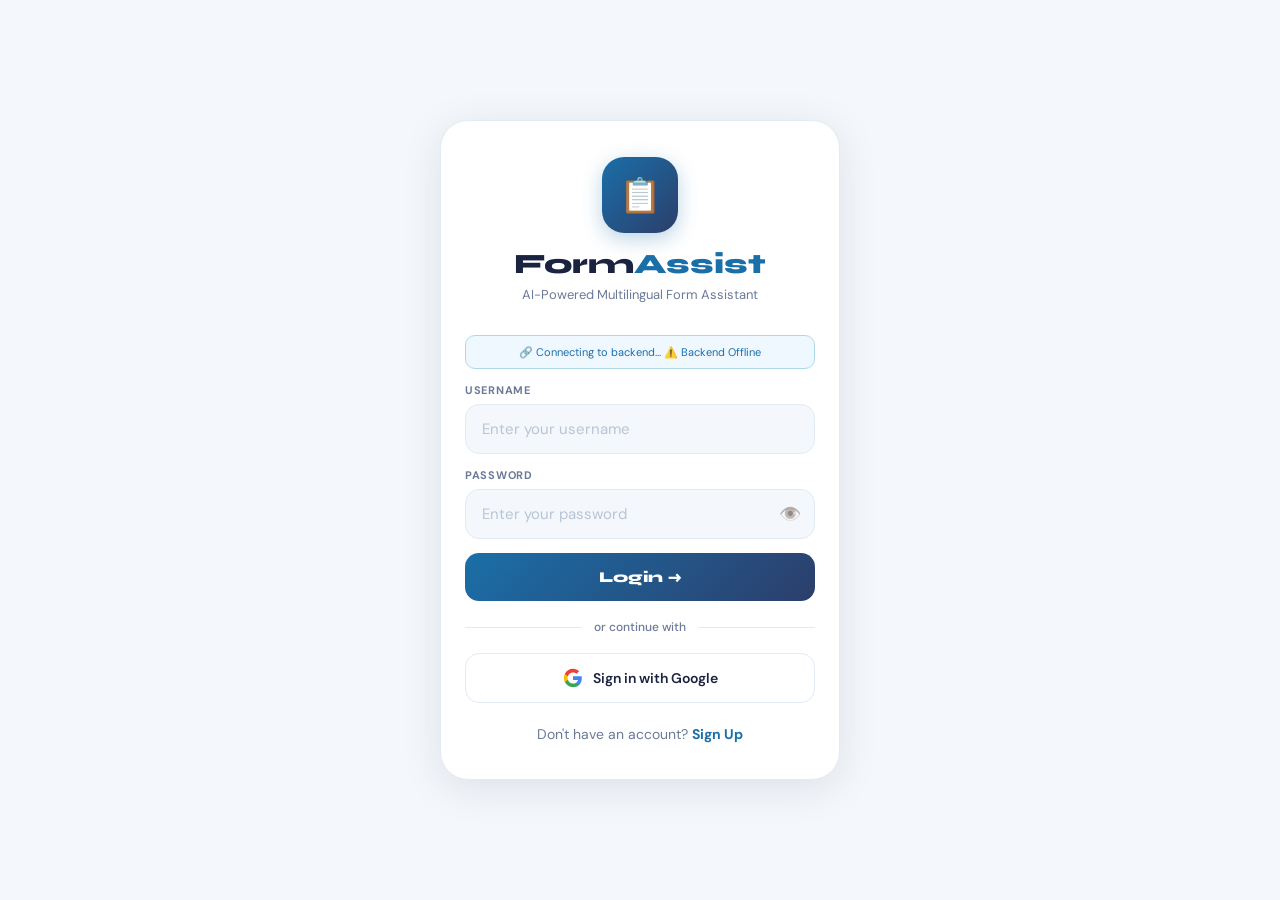
<file: home.html>
<!DOCTYPE html>
<html lang="en">
<head>
    <meta charset="UTF-8">
    <meta name="viewport" content="width=device-width, initial-scale=1.0">
    <title>FormAssist</title>
    <link href="https://fonts.googleapis.com/css2?family=Syne:wght@700;800&family=DM+Sans:wght@300;400;500;600&display=swap" rel="stylesheet">
    <style>
        :root{--white:#FFFFFF;--bg:#F4F7FB;--blue:#87CEEB;--blue2:#ADD8E6;--blue-dark:#1A6FA8;--navy:#1A2340;--navy2:#2C3E6B;--text:#1A2340;--sub:#6B7A99;--border:#E2EAF4;--coral:#EF4444;--mint:#10B981;--amber:#F59E0B;--shadow:0 4px 24px rgba(26,111,168,0.10);--shadow2:0 8px 32px rgba(26,111,168,0.18);}
        *{margin:0;padding:0;box-sizing:border-box;-webkit-tap-highlight-color:transparent;}
        body{background:var(--bg);font-family:'DM Sans',sans-serif;color:var(--text);min-height:100vh;overflow-x:hidden;}

        /* DRAWER */
        .overlay{position:fixed;inset:0;background:rgba(26,35,64,0.35);backdrop-filter:blur(4px);z-index:200;opacity:0;visibility:hidden;transition:all 0.3s;}
        .overlay.open{opacity:1;visibility:visible;}
        .drawer{position:fixed;top:0;left:0;bottom:0;width:285px;background:var(--white);z-index:201;transform:translateX(-100%);transition:transform 0.35s cubic-bezier(0.4,0,0.2,1);display:flex;flex-direction:column;box-shadow:4px 0 32px rgba(26,35,64,0.12);}
        .drawer.open{transform:translateX(0);}
        .drawer-head{background:linear-gradient(135deg,var(--blue-dark),var(--navy2));padding:44px 20px 20px;}
        .d-avatar{width:52px;height:52px;border-radius:50%;background:rgba(255,255,255,0.2);border:2px solid rgba(255,255,255,0.4);display:flex;align-items:center;justify-content:center;font-size:24px;margin-bottom:10px;}
        .d-name{font-family:'Syne',sans-serif;font-size:16px;font-weight:800;color:white;margin-bottom:2px;}
        .d-sub{font-size:12px;color:rgba(255,255,255,0.65);}
        .d-menu{flex:1;padding:10px 0;overflow-y:auto;}
        .d-item{display:flex;align-items:center;gap:12px;padding:12px 18px;cursor:pointer;transition:all 0.2s;}
        .d-item:hover{background:var(--bg);}
        .d-ico{width:38px;height:38px;border-radius:11px;background:var(--bg);display:flex;align-items:center;justify-content:center;font-size:18px;flex-shrink:0;}
        .d-ttl{font-size:14px;font-weight:600;color:var(--text);}
        .d-sttl{font-size:11px;color:var(--sub);}
        .d-div{height:1px;background:var(--border);margin:6px 18px;}
        .d-logout{display:flex;align-items:center;gap:12px;padding:14px 18px;cursor:pointer;}
        .d-logout:hover{background:#FEF2F2;}
        .d-logout-ico{width:38px;height:38px;border-radius:11px;background:#FEF2F2;display:flex;align-items:center;justify-content:center;font-size:18px;}
        .d-logout-txt{font-size:14px;font-weight:700;color:var(--coral);}

        /* TOPBAR */
        .topbar{position:fixed;top:0;left:0;right:0;height:58px;background:var(--white);border-bottom:1px solid var(--border);display:flex;align-items:center;justify-content:space-between;padding:0 16px;z-index:100;box-shadow:0 1px 8px rgba(26,35,64,0.05);}
        .menu-btn{width:38px;height:38px;border-radius:11px;background:var(--bg);border:1px solid var(--border);display:flex;flex-direction:column;align-items:center;justify-content:center;gap:4px;cursor:pointer;transition:all 0.2s;}
        .menu-btn:hover{background:var(--blue2);}
        .m-line{width:16px;height:2px;background:var(--navy);border-radius:2px;}
        .t-logo{font-family:'Syne',sans-serif;font-size:19px;font-weight:800;color:var(--navy);}
        .t-logo span{color:var(--blue-dark);}
        .t-right{display:flex;gap:8px;}
        .t-btn{width:38px;height:38px;border-radius:11px;background:var(--bg);border:1px solid var(--border);display:flex;align-items:center;justify-content:center;font-size:17px;cursor:pointer;position:relative;transition:all 0.2s;}
        .t-btn:hover{border-color:var(--blue2);}
        .t-badge{position:absolute;top:7px;right:7px;width:7px;height:7px;border-radius:50%;background:var(--blue-dark);border:1.5px solid var(--white);}

        /* PAGE */
        .page{padding:70px 16px 100px;}

        /* HERO */
        .hero{padding:18px 0 20px;text-align:center;}
        .hero-hi{font-size:13px;color:var(--sub);margin-bottom:4px;}
        .hero-title{font-family:'Syne',sans-serif;font-size:24px;font-weight:800;color:var(--navy);margin-bottom:5px;line-height:1.2;}
        .hero-title span{color:var(--blue-dark);}
        .hero-sub{font-size:13px;color:var(--sub);line-height:1.5;}

        /* SEARCH BAR */
        .search-wrap{margin-bottom:16px;}
        .search-bar{background:var(--white);border:2px solid var(--blue2);border-radius:18px;display:flex;align-items:center;padding:4px 4px 4px 14px;gap:8px;box-shadow:var(--shadow);transition:all 0.3s;margin-bottom:10px;}
        .search-bar:focus-within{border-color:var(--blue-dark);box-shadow:var(--shadow2);}
        .s-ico{font-size:18px;flex-shrink:0;}
        .s-input{flex:1;border:none;outline:none;background:transparent;font-size:14px;color:var(--text);font-family:'DM Sans',sans-serif;padding:10px 0;}
        .s-input::placeholder{color:#B8C5D6;}
        .s-cam{width:42px;height:42px;border-radius:13px;background:var(--blue);display:flex;align-items:center;justify-content:center;font-size:19px;cursor:pointer;border:none;flex-shrink:0;transition:all 0.2s;}
        .s-cam:hover{background:var(--blue-dark);}
        .fetch-btn{width:100%;padding:14px;background:linear-gradient(135deg,var(--blue-dark),var(--navy2));color:white;border:none;border-radius:15px;font-family:'Syne',sans-serif;font-size:14px;font-weight:800;cursor:pointer;transition:all 0.3s;display:flex;align-items:center;justify-content:center;gap:8px;box-shadow:0 4px 14px rgba(26,111,168,0.3);}
        .fetch-btn:hover{transform:translateY(-2px);box-shadow:0 8px 22px rgba(26,111,168,0.4);}

        /* SECTION LABEL */
        .sec-label{font-family:'Syne',sans-serif;font-size:12px;font-weight:800;color:var(--sub);text-transform:uppercase;letter-spacing:0.8px;margin:18px 0 10px;}

        /* QUICK GRID */
        .grid-2{display:grid;grid-template-columns:1fr 1fr;gap:10px;margin-bottom:10px;}
        .grid-3{display:grid;grid-template-columns:1fr 1fr 1fr;gap:8px;margin-bottom:10px;}
        .g-card{background:var(--white);border:1px solid var(--border);border-radius:16px;padding:14px 12px;cursor:pointer;transition:all 0.25s;box-shadow:0 1px 4px rgba(26,35,64,0.05);}
        .g-card:hover{transform:translateY(-3px);box-shadow:var(--shadow2);border-color:var(--blue2);}
        .g-ico{font-size:26px;margin-bottom:8px;display:block;}
        .g-title{font-family:'Syne',sans-serif;font-size:13px;font-weight:800;color:var(--navy);margin-bottom:2px;}
        .g-sub{font-size:10px;color:var(--sub);line-height:1.4;}

        /* POPULAR LIST */
        .pop-list{display:flex;flex-direction:column;gap:7px;margin-bottom:10px;}
        .pop-item{background:var(--white);border:1px solid var(--border);border-radius:13px;padding:11px 13px;display:flex;align-items:center;gap:11px;cursor:pointer;transition:all 0.2s;box-shadow:0 1px 4px rgba(26,35,64,0.04);}
        .pop-item:hover{border-color:var(--blue2);transform:translateX(4px);box-shadow:var(--shadow);}
        .pop-ico{width:38px;height:38px;background:var(--bg);border-radius:10px;display:flex;align-items:center;justify-content:center;font-size:20px;flex-shrink:0;}
        .pop-ttl{font-size:13px;font-weight:700;color:var(--text);margin-bottom:1px;}
        .pop-sttl{font-size:10px;color:var(--sub);}
        .pop-arrow{margin-left:auto;color:var(--blue-dark);font-weight:700;font-size:14px;}

        /* BOT FAB */
        .bot-fab{position:fixed;bottom:26px;right:18px;width:58px;height:58px;border-radius:50%;background:linear-gradient(135deg,var(--blue-dark),var(--navy2));display:flex;align-items:center;justify-content:center;font-size:26px;cursor:pointer;z-index:150;box-shadow:0 6px 22px rgba(26,111,168,0.4);border:none;animation:botPulse 2.5s ease-in-out infinite;transition:all 0.3s;}
        .bot-fab:hover{transform:scale(1.1);}
        @keyframes botPulse{0%,100%{box-shadow:0 6px 22px rgba(26,111,168,0.4)}50%{box-shadow:0 6px 30px rgba(26,111,168,0.65)}}

        /* MODALS */
        .m-overlay{position:fixed;inset:0;background:rgba(26,35,64,0.45);backdrop-filter:blur(6px);z-index:300;opacity:0;visibility:hidden;transition:all 0.3s;}
        .m-overlay.open{opacity:1;visibility:visible;}
        .modal{position:fixed;bottom:0;left:0;right:0;background:var(--white);border-radius:26px 26px 0 0;z-index:301;padding:22px 18px 36px;transform:translateY(100%);transition:transform 0.4s cubic-bezier(0.4,0,0.2,1);max-height:90vh;overflow-y:auto;}
        .modal.open{transform:translateY(0);}
        .m-handle{width:38px;height:4px;border-radius:2px;background:var(--border);margin:0 auto 18px;}
        .m-title{font-family:'Syne',sans-serif;font-size:18px;font-weight:800;color:var(--navy);margin-bottom:4px;}
        .m-sub{font-size:13px;color:var(--sub);margin-bottom:18px;line-height:1.5;}
        .m-close{width:100%;padding:13px;background:var(--bg);border:1px solid var(--border);border-radius:13px;color:var(--sub);font-size:14px;font-weight:600;cursor:pointer;margin-top:8px;font-family:'DM Sans',sans-serif;}
        .btn-main{width:100%;padding:14px;background:linear-gradient(135deg,var(--blue-dark),var(--navy2));color:white;border:none;border-radius:14px;font-family:'Syne',sans-serif;font-size:14px;font-weight:800;cursor:pointer;transition:all 0.3s;display:flex;align-items:center;justify-content:center;gap:8px;margin-bottom:8px;}
        .btn-main:hover{transform:translateY(-2px);box-shadow:0 8px 22px rgba(26,111,168,0.35);}

        /* BOT OPTIONS */
        .bot-opts{display:grid;grid-template-columns:1fr 1fr;gap:12px;margin-bottom:16px;}
        .bot-opt{background:var(--bg);border:2px solid var(--border);border-radius:18px;padding:20px 12px;text-align:center;cursor:pointer;transition:all 0.25s;}
        .bot-opt:hover{border-color:var(--blue2);background:var(--white);box-shadow:var(--shadow);}
        .bot-opt-ico{font-size:34px;margin-bottom:10px;display:block;}
        .bot-opt-ttl{font-family:'Syne',sans-serif;font-size:14px;font-weight:800;color:var(--navy);margin-bottom:3px;}
        .bot-opt-sttl{font-size:11px;color:var(--sub);}

        /* CHAT */
        .chat-wrap{display:flex;flex-direction:column;height:55vh;}
        .chat-msgs{flex:1;overflow-y:auto;padding:4px 0 12px;display:flex;flex-direction:column;gap:10px;}
        .msg{display:flex;gap:8px;animation:msgIn 0.3s ease;}
        @keyframes msgIn{from{opacity:0;transform:translateY(8px)}to{opacity:1;transform:translateY(0)}}
        .msg.user{flex-direction:row-reverse;}
        .msg-av{width:32px;height:32px;border-radius:10px;display:flex;align-items:center;justify-content:center;font-size:15px;flex-shrink:0;align-self:flex-end;}
        .msg.ai .msg-av{background:linear-gradient(135deg,var(--blue-dark),var(--navy2));}
        .msg.user .msg-av{background:var(--bg);border:1px solid var(--border);}
        .msg-bbl{max-width:80%;padding:10px 13px;border-radius:16px;font-size:13px;line-height:1.6;}
        .msg.ai .msg-bbl{background:var(--bg);border:1px solid var(--border);border-bottom-left-radius:4px;color:var(--text);}
        .msg.user .msg-bbl{background:var(--blue-dark);color:white;border-bottom-right-radius:4px;}
        .t-dot{width:7px;height:7px;border-radius:50%;background:var(--blue-dark);animation:tAnim 1.2s ease-in-out infinite;display:inline-block;margin:0 2px;}
        .t-dot:nth-child(2){animation-delay:0.2s;}.t-dot:nth-child(3){animation-delay:0.4s;}
        @keyframes tAnim{0%,100%{transform:scale(0.5);opacity:0.3}50%{transform:scale(1);opacity:1}}
        .chat-bottom{border-top:1px solid var(--border);padding-top:12px;display:flex;gap:8px;align-items:center;}
        .chat-input{flex:1;padding:11px 13px;background:var(--bg);border:1.5px solid var(--border);border-radius:13px;color:var(--text);font-size:14px;font-family:'DM Sans',sans-serif;outline:none;transition:all 0.3s;}
        .chat-input:focus{border-color:var(--blue-dark);}
        .chat-input::placeholder{color:#B8C5D6;}
        .chat-send{width:42px;height:42px;border-radius:13px;background:var(--blue-dark);color:white;border:none;display:flex;align-items:center;justify-content:center;font-size:18px;cursor:pointer;flex-shrink:0;}
        .quick-qs{display:flex;gap:6px;overflow-x:auto;padding-bottom:8px;scrollbar-width:none;margin-bottom:8px;}
        .quick-qs::-webkit-scrollbar{display:none;}
        .q-chip{padding:6px 12px;border-radius:20px;background:var(--bg);border:1px solid var(--border);font-size:11px;color:var(--sub);cursor:pointer;white-space:nowrap;flex-shrink:0;transition:all 0.2s;}
        .q-chip:hover{border-color:var(--blue2);color:var(--text);}

        /* VOICE */
        .voice-center{text-align:center;}
        .v-bot{font-size:52px;display:block;margin-bottom:14px;animation:vFloat 2s ease-in-out infinite;}
        @keyframes vFloat{0%,100%{transform:translateY(0)}50%{transform:translateY(-8px)}}
        .v-mic{width:76px;height:76px;border-radius:50%;background:linear-gradient(135deg,var(--blue-dark),var(--navy2));border:none;display:flex;align-items:center;justify-content:center;font-size:30px;cursor:pointer;margin:0 auto 14px;box-shadow:0 6px 20px rgba(26,111,168,0.4);transition:all 0.3s;}
        .v-mic.listening{background:linear-gradient(135deg,var(--coral),#CC0000);animation:micP 0.8s ease-in-out infinite;}
        @keyframes micP{0%,100%{transform:scale(1)}50%{transform:scale(1.1)}}
        .v-status{font-size:13px;color:var(--sub);margin-bottom:18px;}
        .v-cmds{display:flex;flex-direction:column;gap:6px;margin-bottom:14px;}
        .v-cmd{background:var(--bg);border:1px solid var(--border);border-radius:10px;padding:10px 13px;font-size:12px;color:var(--sub);cursor:pointer;transition:all 0.2s;text-align:left;}
        .v-cmd:hover{border-color:var(--blue2);color:var(--text);}

        /* CAMERA */
        .cam-opts{display:grid;grid-template-columns:1fr 1fr;gap:10px;margin-bottom:14px;}
        .cam-opt{background:var(--bg);border:2px solid var(--border);border-radius:16px;padding:18px 12px;text-align:center;cursor:pointer;transition:all 0.2s;}
        .cam-opt:hover{border-color:var(--blue2);background:var(--white);box-shadow:var(--shadow);}
        .cam-opt-ico{font-size:30px;margin-bottom:8px;display:block;}
        .cam-opt-ttl{font-size:13px;font-weight:700;color:var(--navy);}
        .cam-opt-sttl{font-size:11px;color:var(--sub);margin-top:2px;}
        .doc-result-card{background:var(--bg);border:1.5px solid var(--blue2);border-radius:14px;padding:14px;margin-bottom:14px;display:none;}
        .doc-result-card.show{display:block;}
        .dr-title{font-family:'Syne',sans-serif;font-size:14px;font-weight:800;color:var(--navy);margin-bottom:8px;}
        .dr-item{display:flex;gap:8px;margin-bottom:5px;}
        .dr-dot{width:5px;height:5px;border-radius:50%;background:var(--blue-dark);flex-shrink:0;margin-top:5px;}
        .dr-txt{font-size:12px;color:var(--sub);line-height:1.5;}
        .btn-action{width:100%;padding:14px;background:linear-gradient(135deg,var(--blue-dark),var(--navy2));color:white;border:none;border-radius:14px;font-family:'Syne',sans-serif;font-size:14px;font-weight:800;cursor:pointer;transition:all 0.3s;margin-bottom:8px;display:none;}
        .btn-action.show{display:block;}

        /* AUDITOR */
        .audit-field{margin-bottom:12px;}
        .audit-label{font-size:11px;font-weight:700;text-transform:uppercase;letter-spacing:0.5px;color:var(--sub);margin-bottom:6px;display:flex;justify-content:space-between;}
        .audit-input{width:100%;padding:12px 13px;background:var(--bg);border:1.5px solid var(--border);border-radius:12px;color:var(--text);font-size:14px;font-family:'DM Sans',sans-serif;outline:none;transition:all 0.3s;}
        .audit-input:focus{border-color:var(--blue-dark);}
        .audit-input.ok{border-color:var(--mint);}
        .audit-input.err{border-color:var(--coral);}
        .audit-hint{font-size:11px;margin-top:4px;padding:5px 9px;border-radius:7px;display:none;}
        .audit-hint.show{display:block;}
        .audit-hint.ok{background:#ECFDF5;color:var(--mint);}
        .audit-hint.err{background:#FEF2F2;color:var(--coral);}
        .result-card{border-radius:14px;padding:13px;margin-bottom:8px;border:1px solid;}
        .result-card.err{background:#FEF2F2;border-color:#FECACA;}
        .result-card.ok{background:#ECFDF5;border-color:#A7F3D0;}
        .result-card.warn{background:#FFFBEB;border-color:#FDE68A;}
        .rc-head{display:flex;align-items:center;gap:8px;margin-bottom:5px;}
        .rc-ico{font-size:18px;}
        .rc-ttl{font-size:12px;font-weight:800;}
        .result-card.err .rc-ttl{color:var(--coral);}
        .result-card.ok .rc-ttl{color:var(--mint);}
        .result-card.warn .rc-ttl{color:var(--amber);}
        .rc-desc{font-size:11px;color:var(--sub);line-height:1.5;}
        .score-wrap{text-align:center;margin-bottom:16px;}
        .score-num{font-family:'Syne',sans-serif;font-size:52px;font-weight:800;margin-bottom:4px;}
        .score-lbl{font-size:12px;color:var(--sub);font-weight:600;text-transform:uppercase;letter-spacing:0.5px;}
        .score-bar{height:8px;border-radius:4px;background:var(--border);overflow:hidden;margin:10px 0 6px;}
        .score-fill{height:100%;border-radius:4px;transition:width 1s ease;}
        .score-title{font-family:'Syne',sans-serif;font-size:16px;font-weight:800;color:var(--navy);}
        .sum-row{display:grid;grid-template-columns:1fr 1fr 1fr;gap:8px;margin-bottom:14px;}
        .sum-item{background:var(--bg);border:1px solid var(--border);border-radius:11px;padding:10px;text-align:center;}
        .sum-num{font-family:'Syne',sans-serif;font-size:20px;font-weight:800;}
        .sum-lbl{font-size:10px;color:var(--sub);margin-top:2px;}

        /* ANALYZE OVERLAY */
        .analyze-overlay{position:fixed;inset:0;background:rgba(255,255,255,0.96);z-index:500;display:none;flex-direction:column;align-items:center;justify-content:center;text-align:center;}
        .analyze-overlay.show{display:flex;}
        .a-spin{width:78px;height:78px;border-radius:50%;border:3px solid var(--border);border-top-color:var(--blue-dark);animation:spin 1s linear infinite;margin-bottom:18px;display:flex;align-items:center;justify-content:center;font-size:30px;}
        @keyframes spin{to{transform:rotate(360deg)}}
        .a-ttl{font-family:'Syne',sans-serif;font-size:19px;font-weight:800;color:var(--navy);margin-bottom:5px;}
        .a-sttl{font-size:13px;color:var(--sub);}
        .a-steps{margin-top:18px;width:85%;max-width:360px;}
        .a-step{display:flex;align-items:center;gap:10px;padding:9px 13px;border-radius:11px;margin-bottom:7px;background:var(--bg);border:1px solid var(--border);transition:all 0.3s;}
        .a-step.done{border-color:#A7F3D0;background:#ECFDF5;}
        .a-step.active{border-color:var(--blue2);background:#EFF8FF;}
        .a-step-ico{font-size:16px;}
        .a-step-txt{font-size:12px;color:var(--sub);}
        .a-step.done .a-step-txt{color:var(--mint);}
        .a-step.active .a-step-txt{color:var(--blue-dark);}

        /* TOAST */
        .toast{position:fixed;bottom:24px;left:50%;transform:translateX(-50%) translateY(120px);background:var(--navy);border-radius:11px;padding:11px 20px;color:white;font-size:13px;font-weight:500;transition:transform 0.4s cubic-bezier(0.34,1.56,0.64,1);z-index:999;white-space:nowrap;box-shadow:var(--shadow2);}
        .toast.on{transform:translateX(-50%) translateY(0);}

        /* FEATURE MODAL */
        .feat-opts{display:flex;flex-direction:column;gap:8px;margin-bottom:16px;}
        .feat-opt{display:flex;align-items:center;gap:14px;padding:14px;background:var(--bg);border:1.5px solid var(--border);border-radius:15px;cursor:pointer;transition:all 0.2s;}
        .feat-opt:hover{border-color:var(--blue2);background:var(--white);box-shadow:var(--shadow);}
        .feat-opt-ico{width:46px;height:46px;border-radius:13px;background:var(--white);display:flex;align-items:center;justify-content:center;font-size:22px;flex-shrink:0;box-shadow:0 2px 8px rgba(26,35,64,0.08);}
        .feat-opt-ttl{font-family:'Syne',sans-serif;font-size:14px;font-weight:800;color:var(--navy);margin-bottom:2px;}
        .feat-opt-sttl{font-size:11px;color:var(--sub);}
        .feat-arrow{margin-left:auto;color:var(--blue-dark);font-size:18px;font-weight:700;}
    </style>
</head>
<body>
    <!-- Drawer -->
    <div class="overlay" id="drawerOverlay" onclick="closeDrawer()"></div>
    <div class="drawer" id="drawer">
        <div class="drawer-head">
            <div class="d-avatar">👤</div>
            <div class="d-name" id="drawerName">User</div>
            <div class="d-sub">FormAssist Member</div>
        </div>
        <div class="d-menu">
            <div class="d-item" onclick="goTo('smart_search.html')"><div class="d-ico">🔗</div><div><div class="d-ttl">Smart Form Finder</div><div class="d-sttl">Paste link, auto-fill</div></div></div>
            <div class="d-item" onclick="goTo('form_bharo.html')"><div class="d-ico">📄</div><div><div class="d-ttl">Form Filler</div><div class="d-sttl">Fill any form</div></div></div>
            <div class="d-item" onclick="goTo('cv_banao.html')"><div class="d-ico">💼</div><div><div class="d-ttl">CV Builder</div><div class="d-sttl">AI creates professional CV</div></div></div>
            <div class="d-item" onclick="goTo('application_likho.html')"><div class="d-ico">✍️</div><div><div class="d-ttl">Letter Writer</div><div class="d-sttl">AI writes letters</div></div></div>
            <div class="d-item" onclick="openCamModal()"><div class="d-ico">📷</div><div><div class="d-ttl">Document Analysis</div><div class="d-sttl">Scan any document</div></div></div>
            <div class="d-div"></div>
            <div class="d-item" onclick="goTo('govt_schemes.html')"><div class="d-ico">🏛️</div><div><div class="d-ttl">Welfare Schemes</div><div class="d-sttl">Government schemes</div></div></div>
            <div class="d-item" onclick="goTo('auto_fill.html')"><div class="d-ico">⚡</div><div><div class="d-ttl">Smart Auto-Fill</div><div class="d-sttl">Family vault profiles</div></div></div>
            <div class="d-item" onclick="openAuditor()"><div class="d-ico">🛡️</div><div><div class="d-ttl">Form Auditor</div><div class="d-sttl">Verify & check form</div></div></div>
            <div class="d-div"></div>
            <div class="d-item" onclick="goTo('profile.html')"><div class="d-ico">👤</div><div><div class="d-ttl">Profile & History</div><div class="d-sttl">Account & saved forms</div></div></div>
            <div class="d-item" onclick="goTo('settings.html')"><div class="d-ico">⚙️</div><div><div class="d-ttl">Settings</div><div class="d-sttl">Language, voice, security</div></div></div>
        </div>
        <div class="d-div"></div>
        <div class="d-logout" onclick="doLogout()"><div class="d-logout-ico">🚪</div><div class="d-logout-txt">Logout</div></div>
    </div>

    <!-- Topbar -->
    <div class="topbar">
        <div class="menu-btn" onclick="openDrawer()"><div class="m-line"></div><div class="m-line"></div><div class="m-line"></div></div>
        <div class="t-logo">Form<span>Assist</span></div>
        <div class="t-right">
            <div class="t-btn" onclick="toast('No new notifications')">🔔<div class="t-badge"></div></div>
            <div class="t-btn" onclick="goTo('profile.html')">👤</div>
        </div>
    </div>

    <!-- Main Page -->
    <div class="page">
        <div class="hero">
            <div class="hero-hi">Hello! 👋</div>
            <div class="hero-title">Which <span>form</span> today?</div>
            <div class="hero-sub">Paste a link or scan a document — AI fills everything!</div>
        </div>

        <!-- Search Bar -->
        <div class="search-wrap">
            <div class="search-bar">
                <span class="s-ico">🔍</span>
                <input class="s-input" id="mainSearch" type="text" placeholder="Paste any form link here..." onkeydown="if(event.key==='Enter')fetchForm()">
                <button class="s-cam" onclick="openCamModal()">📷</button>
            </div>
            <button class="fetch-btn" onclick="fetchForm()">🚀 Fetch & Auto-Fill Form</button>
        </div>

        <!-- Quick Actions -->
        <div class="sec-label">Quick Actions</div>
        <div class="grid-2">
            <div class="g-card" onclick="goTo('form_bharo.html')"><span class="g-ico">📄</span><div class="g-title">Form Filler</div><div class="g-sub">Fill any form by voice or manually</div></div>
            <div class="g-card" onclick="goTo('cv_banao.html')"><span class="g-ico">💼</span><div class="g-title">CV Builder</div><div class="g-sub">AI creates professional CV</div></div>
        </div>
        <div class="grid-3">
            <div class="g-card" onclick="goTo('application_likho.html')"><span class="g-ico">✍️</span><div class="g-title">Letter Writer</div><div class="g-sub">AI writes applications</div></div>
            <div class="g-card" onclick="openCamModal()"><span class="g-ico">📷</span><div class="g-title">Doc Analysis</div><div class="g-sub">Scan & understand</div></div>
            <div class="g-card" onclick="goTo('govt_schemes.html')"><span class="g-ico">🏛️</span><div class="g-title">Schemes</div><div class="g-sub">Govt welfare</div></div>
        </div>

        <!-- Popular Forms -->
        <div class="sec-label">Popular Government Forms</div>
        <div class="pop-list">
            <div class="pop-item" onclick="fillLink('https://passportindia.gov.in')"><div class="pop-ico">📘</div><div><div class="pop-ttl">Passport Application</div><div class="pop-sttl">passportindia.gov.in</div></div><span class="pop-arrow">→</span></div>
            <div class="pop-item" onclick="fillLink('https://pmkisan.gov.in')"><div class="pop-ico">🌾</div><div><div class="pop-ttl">PM Kisan Registration</div><div class="pop-sttl">pmkisan.gov.in</div></div><span class="pop-arrow">→</span></div>
            <div class="pop-item" onclick="fillLink('https://pmjay.gov.in')"><div class="pop-ico">🏥</div><div><div class="pop-ttl">Ayushman Bharat Card</div><div class="pop-sttl">pmjay.gov.in</div></div><span class="pop-arrow">→</span></div>
            <div class="pop-item" onclick="fillLink('https://scholarships.gov.in')"><div class="pop-ico">🎓</div><div><div class="pop-ttl">National Scholarship</div><div class="pop-sttl">scholarships.gov.in</div></div><span class="pop-arrow">→</span></div>
            <div class="pop-item" onclick="fillLink('https://www.incometax.gov.in')"><div class="pop-ico">💰</div><div><div class="pop-ttl">Income Tax Return</div><div class="pop-sttl">incometax.gov.in</div></div><span class="pop-arrow">→</span></div>
        </div>
    </div>

    <!-- Bot FAB -->
    <button class="bot-fab" onclick="openBotModal()">🤖</button>

    <!-- Bot Modal -->
    <div class="m-overlay" id="botOverlay" onclick="closeModal('bot')"></div>
    <div class="modal" id="botModal">
        <div class="m-handle"></div>
        <div class="m-title">AI Assistant 🤖</div>
        <div class="m-sub">How would you like to interact?</div>
        <div class="bot-opts">
            <div class="bot-opt" onclick="openChat()"><span class="bot-opt-ico">💬</span><div class="bot-opt-ttl">Chat</div><div class="bot-opt-sttl">Type your question</div></div>
            <div class="bot-opt" onclick="openVoice()"><span class="bot-opt-ico">🎤</span><div class="bot-opt-ttl">Voice</div><div class="bot-opt-sttl">Speak your command</div></div>
        </div>
        <button class="m-close" onclick="closeModal('bot')">Close</button>
    </div>

    <!-- Chat Modal -->
    <div class="m-overlay" id="chatOverlay" onclick="closeModal('chat')"></div>
    <div class="modal" id="chatModal">
        <div class="m-handle"></div>
        <div class="m-title">AI Chat 💬</div>
        <div class="quick-qs">
            <div class="q-chip" onclick="sendQ('How to fill passport form?')">Passport form?</div>
            <div class="q-chip" onclick="sendQ('What is PM Kisan scheme?')">PM Kisan?</div>
            <div class="q-chip" onclick="sendQ('How to build a good CV?')">CV tips?</div>
            <div class="q-chip" onclick="sendQ('Documents needed for bank account?')">Bank docs?</div>
        </div>
        <div class="chat-wrap">
            <div class="chat-msgs" id="chatMsgs">
                <div class="msg ai"><div class="msg-av">🤖</div><div class="msg-bbl">Hello! I'm your FormAssist AI. Ask me anything about forms, schemes, or documents!</div></div>
            </div>
            <div class="chat-bottom">
                <input class="chat-input" id="chatInput" type="text" placeholder="Type your question..." onkeydown="if(event.key==='Enter')sendChat()">
                <button class="chat-send" onclick="sendChat()">➤</button>
            </div>
        </div>
    </div>

    <!-- Voice Modal -->
    <div class="m-overlay" id="voiceOverlay" onclick="closeModal('voice')"></div>
    <div class="modal" id="voiceModal">
        <div class="m-handle"></div>
        <div class="voice-center">
            <span class="v-bot">🤖</span>
            <div class="m-title">Voice Command</div>
            <div class="m-sub">Speak a command and I'll do it!</div>
            <button class="v-mic" id="vMic" onclick="toggleVoiceBtn()">🎤</button>
            <div class="v-status" id="vStatus">Tap mic and speak...</div>
        </div>
        <div class="v-cmds">
            <div class="v-cmd" onclick="handleCmd('open passport form')">💬 "Open passport form"</div>
            <div class="v-cmd" onclick="handleCmd('build my cv')">💬 "Build my CV"</div>
            <div class="v-cmd" onclick="handleCmd('show welfare schemes')">💬 "Show welfare schemes"</div>
            <div class="v-cmd" onclick="handleCmd('analyze document')">💬 "Analyze document"</div>
            <div class="v-cmd" onclick="handleCmd('write a leave letter')">💬 "Write a leave letter"</div>
        </div>
        <button class="m-close" onclick="closeModal('voice')">Close</button>
    </div>

    <!-- Camera Modal -->
    <div class="m-overlay" id="camOverlay" onclick="closeCamModal()"></div>
    <div class="modal" id="camModal">
        <div class="m-handle"></div>
        <div class="m-title">Document Analysis 📷</div>
        <div class="m-sub">Take a photo or upload — AI will analyze automatically!</div>
        <div class="cam-opts">
            <div class="cam-opt" onclick="document.getElementById('cameraInput').click()"><span class="cam-opt-ico">📸</span><div class="cam-opt-ttl">Camera</div><div class="cam-opt-sttl">Take live photo</div></div>
            <div class="cam-opt" onclick="document.getElementById('galleryInput').click()"><span class="cam-opt-ico">🖼️</span><div class="cam-opt-ttl">Gallery</div><div class="cam-opt-sttl">Upload from gallery</div></div>
        </div>
        <input type="file" id="cameraInput" accept="image/*" capture="environment" style="display:none" onchange="handleFileUpload(this)">
        <input type="file" id="galleryInput" accept="image/*,application/pdf" style="display:none" onchange="handleFileUpload(this)">
        <div id="imgPreviewWrap" style="display:none;margin-bottom:12px;text-align:center;">
            <img id="imgPreview" style="max-width:100%;max-height:180px;border-radius:14px;border:2px solid var(--blue2);">
            <div style="font-size:11px;color:var(--sub);margin-top:5px;" id="imgFileName"></div>
        </div>
        <div class="doc-result-card" id="docResult">
            <div class="dr-title" id="docResultTitle">📋 Document Detected</div>
            <div class="dr-item"><div class="dr-dot"></div><div class="dr-txt" id="dr1">Aadhar Card required</div></div>
            <div class="dr-item"><div class="dr-dot"></div><div class="dr-txt" id="dr2">PAN Card required</div></div>
            <div class="dr-item"><div class="dr-dot"></div><div class="dr-txt" id="dr3">Passport size photo required</div></div>
            <div class="dr-item"><div class="dr-dot"></div><div class="dr-txt" id="dr4">Address proof required</div></div>
        </div>
        <button class="btn-action" id="docFillBtn" onclick="closeCamModal();goTo('smart_search.html')">⚡ Auto-Fill This Form →</button>
        <button class="m-close" onclick="closeCamModal()">Close</button>
    </div>

    <!-- Auditor Modal -->
    <div class="m-overlay" id="auditorOverlay" onclick="closeModal('auditor')"></div>
    <div class="modal" id="auditorModal">
        <div class="m-handle"></div>
        <div id="auditorStep1">
            <div class="m-title">Form Auditor 🛡️</div>
            <div class="m-sub">Paste a form link to verify it, or fill details to check before submitting.</div>
            <div class="audit-field"><label class="audit-label">Form Link <span style="font-size:10px;color:var(--mint)">AI will verify</span></label><input class="audit-input" id="auditLink" type="text" placeholder="https://..." oninput="checkAuditLink(this)"></div>
            <div class="audit-field"><label class="audit-label">Full Name <span style="font-size:10px;color:var(--coral)">Required</span></label><input class="audit-input" id="auditName" type="text" placeholder="As per documents" oninput="auditCheck('auditName','name',this)"><div class="audit-hint" id="auditNameHint"></div></div>
            <div class="audit-field"><label class="audit-label">Mobile <span style="font-size:10px;color:var(--coral)">Required</span></label><input class="audit-input" id="auditMobile" type="tel" placeholder="10 digit" maxlength="10" oninput="auditCheck('auditMobile','mobile',this)"><div class="audit-hint" id="auditMobileHint"></div></div>
            <div class="audit-field"><label class="audit-label">Aadhar <span style="font-size:10px;color:var(--coral)">Required</span></label><input class="audit-input" id="auditAadhar" type="text" placeholder="12 digits" maxlength="12" oninput="auditCheck('auditAadhar','aadhar',this)"><div class="audit-hint" id="auditAadharHint"></div></div>
            <div class="audit-field"><label class="audit-label">PAN <span style="font-size:10px;color:var(--sub)">Optional</span></label><input class="audit-input" id="auditPan" type="text" placeholder="ABCDE1234F" maxlength="10" oninput="auditCheck('auditPan','pan',this)" style="text-transform:uppercase"><div class="audit-hint" id="auditPanHint"></div></div>
            <button class="btn-main" onclick="runAudit()">🛡️ Run Audit</button>
            <button class="m-close" onclick="closeModal('auditor')">Close</button>
        </div>
        <div id="auditorResult" style="display:none">
            <div class="score-wrap">
                <div class="score-num" id="auditScore" style="color:var(--mint)">--</div>
                <div class="score-lbl">Safety Score</div>
                <div class="score-bar"><div class="score-fill" id="auditScoreFill"></div></div>
                <div class="score-title" id="auditScoreTitle"></div>
            </div>
            <div class="sum-row">
                <div class="sum-item"><div class="sum-num" id="auditErr" style="color:var(--coral)">0</div><div class="sum-lbl">Errors</div></div>
                <div class="sum-item"><div class="sum-num" id="auditWarn" style="color:var(--amber)">0</div><div class="sum-lbl">Warnings</div></div>
                <div class="sum-item"><div class="sum-num" id="auditPass" style="color:var(--mint)">0</div><div class="sum-lbl">Passed</div></div>
            </div>
            <div id="auditResults"></div>
            <button class="btn-main" onclick="document.getElementById('auditorResult').style.display='none';document.getElementById('auditorStep1').style.display='block'">Check Again</button>
            <button class="m-close" onclick="closeModal('auditor')">Close</button>
        </div>
    </div>

    <!-- Analyze Overlay -->
    <div class="analyze-overlay" id="analyzeOverlay">
        <div class="a-spin">🤖</div>
        <div class="a-ttl">Analyzing Link...</div>
        <div class="a-sttl">Please wait</div>
        <div class="a-steps">
            <div class="a-step" id="as1"><span class="a-step-ico">🔗</span><span class="a-step-txt">Verifying link...</span></div>
            <div class="a-step" id="as2"><span class="a-step-ico">🤖</span><span class="a-step-txt">Identifying form type...</span></div>
            <div class="a-step" id="as3"><span class="a-step-ico">📋</span><span class="a-step-txt">Checking required documents...</span></div>
            <div class="a-step" id="as4"><span class="a-step-ico">👤</span><span class="a-step-txt">Matching your profile...</span></div>
            <div class="a-step" id="as5"><span class="a-step-ico">⚡</span><span class="a-step-txt">Preparing auto-fill...</span></div>
        </div>
    </div>

    <div class="toast" id="toastEl"></div>
    <script src="global-app.js"></script>
    <script>
        // Auth check
        (function(){ if(!localStorage.getItem('fa_token')) window.location.href='index.html'; })();

        function openDrawer(){document.getElementById('drawer').classList.add('open');document.getElementById('drawerOverlay').classList.add('open');}
        function closeDrawer(){document.getElementById('drawer').classList.remove('open');document.getElementById('drawerOverlay').classList.remove('open');}
        function openModal(id){document.getElementById(id+'Overlay').classList.add('open');document.getElementById(id+'Modal').classList.add('open');}
        function closeModal(id){document.getElementById(id+'Overlay').classList.remove('open');document.getElementById(id+'Modal').classList.remove('open');}
        function goTo(url){closeDrawer();window.location.href=url;}
        function doLogout(){if(confirm('Logout?')){localStorage.removeItem('fa_token');localStorage.removeItem('fa_username');window.location.href='index.html';}}

        // Fetch form
        function fetchForm(){var v=document.getElementById('mainSearch').value.trim();if(!v){toast('⚠️ Please paste a form link first!');return;}showAnalyze(v);}
        function fillLink(url){document.getElementById('mainSearch').value=url;showAnalyze(url);}
        function showAnalyze(url){
            var o=document.getElementById('analyzeOverlay');o.classList.add('show');
            var steps=['as1','as2','as3','as4','as5'];var i=0;
            var iv=setInterval(function(){
                if(i<steps.length){if(i>0){document.getElementById(steps[i-1]).classList.remove('active');document.getElementById(steps[i-1]).classList.add('done');}document.getElementById(steps[i]).classList.add('active');i++;}
                else{clearInterval(iv);document.getElementById(steps[steps.length-1]).classList.remove('active');document.getElementById(steps[steps.length-1]).classList.add('done');
                setTimeout(function(){o.classList.remove('show');steps.forEach(function(s){document.getElementById(s).className='a-step';});window.location.href='smart_search.html?url='+encodeURIComponent(url);},400);}
            },600);
        }

        // Bot
        function openBotModal(){closeDrawer();openModal('bot');}
        function openChat(){closeModal('bot');openModal('chat');}
        function openVoice(){closeModal('bot');openModal('voice');}
        function openCamModal(){closeDrawer();closeModal('bot');openModal('cam');}
        function openAuditor(){closeDrawer();openModal('auditor');}
        function closeCamModal(){closeModal('cam');document.getElementById('docResult').classList.remove('show');document.getElementById('docFillBtn').classList.remove('show');document.getElementById('imgPreviewWrap').style.display='none';}

        // Camera
        function handleFileUpload(input){
            if(!input.files||!input.files[0])return;
            var file=input.files[0];
            var reader=new FileReader();
            reader.onload=function(e){
                var base64Data = e.target.result;
                if(file.type.startsWith('image/')){
                    document.getElementById('imgPreview').src=base64Data;
                    document.getElementById('imgPreviewWrap').style.display='block';
                    document.getElementById('imgFileName').textContent=file.name;
                } else {
                    document.getElementById('imgPreviewWrap').style.display='block';
                    document.getElementById('imgFileName').textContent='📄 '+file.name;
                }
                analyzeHomeDoc(file.name, base64Data);
            };
            reader.readAsDataURL(file);
        }

        async function analyzeHomeDoc(filename, base64Data){
            toast('🤖 AI analyzing...');
            try {
                var res = await fetch(FA.API_BASE + '/ai/analyze-document', {
                    method: 'POST',
                    headers: {'Content-Type':'application/json'},
                    body: JSON.stringify({image_base64: base64Data, filename: filename}),
                    signal: AbortSignal.timeout(20000)
                });
                var data = await res.json();
                if(res.ok && data && (data.doc_type || data.analysis)){
                    var detected = data.doc_type || 'Document';
                    document.getElementById('docResultTitle').textContent='📋 '+detected+' Detected';
                    var docs = data.docs_required || ['Valid Identity proof','Original copy for verification','Passport photo'];
                    docs.forEach(function(d,i){var el=document.getElementById('dr'+(i+1));if(el)el.textContent=d;});
                    document.getElementById('docResult').classList.add('show');
                    document.getElementById('docFillBtn').classList.add('show');
                    toast('✅ '+detected+' identified!');
                    return;
                }
            } catch(e){}

            // Fallback
            var fname=filename.toLowerCase();
            var detected='Government Document';
            var docs=['Aadhar Card required','PAN Card required','Passport size photo','Address proof required'];
            if(fname.includes('passport')){detected='Passport Application Form';}
            else if(fname.includes('aadhar')||fname.includes('aadhaar')){detected='Aadhar Card';docs=['Original Aadhar Card','Address proof','Mobile number'];}
            else if(fname.includes('pan')){detected='PAN Card';docs=['Aadhar Card','DOB proof','Passport photo'];}
            document.getElementById('docResultTitle').textContent='📋 '+detected+' Detected';
            docs.forEach(function(d,i){var el=document.getElementById('dr'+(i+1));if(el)el.textContent=d;});
            document.getElementById('docResult').classList.add('show');
            document.getElementById('docFillBtn').classList.add('show');
            toast('✅ '+detected+' identified!');
        }

        // Chat
        var chatReplies={
            'passport':'To apply for passport:\n1. Visit passportindia.gov.in\n2. Register and book appointment\n3. Documents: Aadhar, PAN, Address proof\n4. Fee: Normal ₹1500, Tatkal ₹3500\n\nWant me to auto-fill the form?',
            'kisan':'PM Kisan gives ₹6,000/year to small farmers. Apply at pmkisan.gov.in with Aadhar, bank passbook and land records.',
            'cv':'Good CV structure:\n1. Name & contact\n2. Summary (2-3 lines)\n3. Skills\n4. Education\n5. Experience\n\nUse our CV Builder for instant AI CV!',
            'bank':'Bank account documents:\n- Aadhar Card\n- PAN Card\n- 1 Passport photo\n\nFor Jan Dhan (zero balance): Only Aadhar needed!',
        };
        function sendQ(q){document.getElementById('chatInput').value=q;sendChat();}
        async function sendChat(){
            var inp=document.getElementById('chatInput');var msg=inp.value.trim();if(!msg)return;
            inp.value='';addMsg('user',msg);
            var typing=addMsg('ai','<span class="t-dot"></span><span class="t-dot"></span><span class="t-dot"></span>');
            var lang = localStorage.getItem('fa_lang') || 'en';

            try {
                var res = await fetch(FA.API_BASE + '/ai/chat', {
                    method: 'POST',
                    headers: {'Content-Type': 'application/json'},
                    body: JSON.stringify({message: msg, language: lang}),
                    signal: AbortSignal.timeout(15000)
                });
                var data = await res.json();
                typing.remove();
                if(res.ok && data && (data.reply || data.response || data.message)){
                    var replyText = data.reply || data.response || data.message;
                    addMsg('ai', replyText.replace(/\n/g,'<br>'));
                    return;
                }
            } catch(e){
                typing.remove();
            }

            var lower=msg.toLowerCase();
            var reply='I can help! Try asking about passport, PM Kisan, CV building, or bank documents.';
            if(lower.includes('passport'))reply=chatReplies['passport'];
            else if(lower.includes('kisan'))reply=chatReplies['kisan'];
            else if(lower.includes('cv')||lower.includes('resume'))reply=chatReplies['cv'];
            else if(lower.includes('bank'))reply=chatReplies['bank'];
            addMsg('ai',reply.replace(/\n/g,'<br>'));
        }
        function addMsg(type,content){
            var msgs=document.getElementById('chatMsgs');
            var div=document.createElement('div');div.className='msg '+type;
            div.innerHTML='<div class="msg-av">'+(type==='ai'?'🤖':'👤')+'</div><div class="msg-bbl">'+content+'</div>';
            msgs.appendChild(div);msgs.scrollTop=msgs.scrollHeight;return div;
        }

        // Real Voice Recognition & TTS
        var vListening=false;
        function toggleVoiceBtn(){
            var mic=document.getElementById('vMic');
            var status=document.getElementById('vStatus');
            if(!vListening){
                vListening=true;
                mic.classList.add('listening');
                mic.textContent='⏹';
                status.textContent='🎤 Listening... speak in English/Hindi/Marathi!';
                
                startVoiceInput(function(transcript){
                    vListening=false;
                    mic.classList.remove('listening');
                    mic.textContent='🎤';
                    handleCmd(transcript);
                }, function(err){
                    vListening=false;
                    mic.classList.remove('listening');
                    mic.textContent='🎤';
                    status.textContent='Tap mic and speak...';
                });
            } else {
                stopVoiceBtn();
            }
        }
        function stopVoiceBtn(){
            vListening=false;
            stopVoiceInput();
            var mic=document.getElementById('vMic');
            if(mic){mic.classList.remove('listening');mic.textContent='🎤';}
            document.getElementById('vStatus').textContent='Tap mic and speak...';
        }
        function handleCmd(cmd){
            var c = (cmd || '').toLowerCase();
            document.getElementById('vStatus').textContent='✅ Recognized: "'+cmd+'"';
            toast('🤖 Voice: "'+cmd+'"');
            speakText('Opening ' + cmd);
            
            setTimeout(function(){
                closeModal('voice');
                if(c.includes('cv') || c.includes('resume') || c.includes('biodata')) goTo('cv_banao.html');
                else if(c.includes('scheme') || c.includes('yojana') || c.includes('kisan') || c.includes('ayushman')) goTo('govt_schemes.html');
                else if(c.includes('letter') || c.includes('application') || c.includes('leave') || c.includes('chhutti')) goTo('application_likho.html');
                else if(c.includes('document') || c.includes('scan') || c.includes('camera') || c.includes('analyze')) openCamModal();
                else if(c.includes('audit') || c.includes('check') || c.includes('inspect')) openAuditor();
                else if(c.includes('fill') || c.includes('bharo')) goTo('form_bharo.html');
                else if(c.includes('passport')) fillLink('https://passportindia.gov.in');
                else {
                    // Open AI chat modal and ask
                    document.getElementById('botInput').value = cmd;
                    openModal('bot');
                    sendChat();
                }
            }, 800);
        }

        // Auditor
        function checkAuditLink(el){var v=el.value.trim();el.className='audit-input'+(v.includes('.gov')||v.includes('http')?' ok':v?' err':'');}
        function auditCheck(hintId,type,el){
            var v=el.value.trim();var hint=document.getElementById(hintId+'Hint');
            var result={ok:false,msg:''};
            if(type==='name'){if(/\d/.test(v)){result={ok:false,msg:'❌ Name cannot have numbers!'};}else if(v.length>=3){result={ok:true,msg:'✅ Name looks correct!'};}}
            else if(type==='mobile'){v=v.replace(/\D/g,'');el.value=v;if(v.length===10&&['6','7','8','9'].includes(v[0])){result={ok:true,msg:'✅ Valid mobile!'};}else if(v.length>0){result={ok:false,msg:'❌ Enter valid 10-digit mobile!'};}}
            else if(type==='aadhar'){v=v.replace(/\D/g,'');el.value=v;if(v.length===12&&!['0','1'].includes(v[0])){result={ok:true,msg:'✅ Valid Aadhar!'};}else if(v.length>0){result={ok:false,msg:'❌ Enter valid 12-digit Aadhar!'};}}
            else if(type==='pan'){v=v.toUpperCase();el.value=v;if(/^[A-Z]{5}[0-9]{4}[A-Z]{1}$/.test(v)){result={ok:true,msg:'✅ Valid PAN!'};}else if(v.length>0){result={ok:false,msg:'❌ Format: ABCDE1234F'};}}
            el.className='audit-input'+(result.ok?' ok':v?' err':'');
            hint.className='audit-hint'+(result.msg?' '+(result.ok?'ok':'err')+' show':'');
            hint.textContent=result.msg;
        }
        async function runAudit(){
            var name=document.getElementById('auditName').value.trim();
            var mobile=document.getElementById('auditMobile').value.trim();
            var aadhar=document.getElementById('auditAadhar').value.trim();
            var pan=document.getElementById('auditPan').value.trim();
            var link=document.getElementById('auditLink').value.trim();
            if(!name||!mobile||!aadhar){toast('⚠️ Fill required fields!');return;}

            try {
                var res = await fetch(FA.API_BASE + '/ai/audit-form', {
                    method: 'POST',
                    headers: {'Content-Type':'application/json'},
                    body: JSON.stringify({url: link, name: name, mobile: mobile, aadhar: aadhar, pan: pan}),
                    signal: AbortSignal.timeout(15000)
                });
                var data = await res.json();
                if(res.ok && data && (data.score !== undefined || data.results)){
                    var score = typeof data.score === 'number' ? data.score : 80;
                    var errors = typeof data.errors === 'number' ? data.errors : (data.errors ? data.errors.length : 0);
                    var warnings = typeof data.warnings === 'number' ? data.warnings : (data.warnings ? data.warnings.length : 0);
                    var passed = typeof data.passed === 'number' ? data.passed : (data.passed ? data.passed.length : 0);
                    var sc = score>=80?'var(--mint)':score>=60?'var(--amber)':'var(--coral)';
                    document.getElementById('auditScore').textContent=score;document.getElementById('auditScore').style.color=sc;
                    document.getElementById('auditScoreFill').style.width=score+'%';document.getElementById('auditScoreFill').style.background=sc;
                    document.getElementById('auditScoreTitle').textContent=errors===0?'✅ Safe to Submit!':score>=60?'⚠️ Fix issues before submitting':'❌ Do NOT submit yet!';
                    document.getElementById('auditErr').textContent=errors;document.getElementById('auditWarn').textContent=warnings;document.getElementById('auditPass').textContent=passed;
                    var resultsList = data.results || [];
                    document.getElementById('auditResults').innerHTML = resultsList.map(function(r){
                        var type = r.type || (r.status === 'error' ? 'err' : 'ok');
                        var ico = r.ico || (type === 'err' ? '❌' : '✅');
                        var ttl = r.ttl || r.title || 'Check';
                        var desc = r.desc || r.description || '';
                        return '<div class="result-card '+type+'"><div class="rc-head"><span class="rc-ico">'+ico+'</span><span class="rc-ttl">'+ttl+'</span></div><div class="rc-desc">'+desc+'</div></div>';
                    }).join('');
                    document.getElementById('auditorStep1').style.display='none';document.getElementById('auditorResult').style.display='block';
                    return;
                }
            } catch(e){}

            // Fallback local audit
            var results=[];var errors=0,warnings=0,passed=0;
            if(link){if(link.includes('.gov.in')){results.push({type:'ok',ico:'✅',ttl:'Valid Government Link',desc:'This is a legitimate government portal.'});passed++;}else if(link.startsWith('http')){results.push({type:'warn',ico:'⚠️',ttl:'Unverified Link',desc:'Not a known government portal. Verify before submitting.'});warnings++;}else{results.push({type:'err',ico:'❌',ttl:'Invalid Link',desc:'This does not look like a valid form link.'});errors++;}}
            if(/\d/.test(name)){results.push({type:'err',ico:'❌',ttl:'Name has Numbers!',desc:'Names cannot contain numbers.'});errors++;}else{results.push({type:'ok',ico:'✅',ttl:'Name Format OK',desc:'Name format is valid.'});passed++;}
            if(mobile.length===10&&['6','7','8','9'].includes(mobile[0])){results.push({type:'ok',ico:'✅',ttl:'Mobile Valid',desc:'Valid Indian mobile number.'});passed++;}else{results.push({type:'err',ico:'❌',ttl:'Invalid Mobile!',desc:'Enter valid 10-digit Indian mobile.'});errors++;}
            if(aadhar.length===12&&!['0','1'].includes(aadhar[0])){results.push({type:'ok',ico:'✅',ttl:'Aadhar Format OK',desc:'Aadhar number format is correct.'});passed++;}else{results.push({type:'err',ico:'❌',ttl:'Invalid Aadhar!',desc:'Enter valid 12-digit Aadhar.'});errors++;}
            if(pan){if(/^[A-Z]{5}[0-9]{4}[A-Z]{1}$/.test(pan)){results.push({type:'ok',ico:'✅',ttl:'PAN Format OK',desc:'PAN format is correct.'});passed++;}else{results.push({type:'err',ico:'❌',ttl:'Invalid PAN!',desc:'Format: ABCDE1234F'});errors++;}}
            var total=errors+warnings+passed;var score=Math.round((passed/total)*100);if(errors>0)score=Math.min(score,60);
            var sc=score>=80?'var(--mint)':score>=60?'var(--amber)':'var(--coral)';
            document.getElementById('auditScore').textContent=score;document.getElementById('auditScore').style.color=sc;
            document.getElementById('auditScoreFill').style.width=score+'%';document.getElementById('auditScoreFill').style.background=sc;
            document.getElementById('auditScoreTitle').textContent=errors===0?'✅ Safe to Submit!':score>=60?'⚠️ Fix issues before submitting':'❌ Do NOT submit yet!';
            document.getElementById('auditErr').textContent=errors;document.getElementById('auditWarn').textContent=warnings;document.getElementById('auditPass').textContent=passed;
            var html='';results.forEach(function(r){html+='<div class="result-card '+r.type+'"><div class="rc-head"><span class="rc-ico">'+r.ico+'</span><span class="rc-ttl">'+r.ttl+'</span></div><div class="rc-desc">'+r.desc+'</div></div>';});
            document.getElementById('auditResults').innerHTML=html;
            document.getElementById('auditorStep1').style.display='none';document.getElementById('auditorResult').style.display='block';
        }

        // Load username
        window.addEventListener('load',function(){
            var uname=localStorage.getItem('fa_username');
            if(uname) document.getElementById('drawerName').textContent=uname;
        });

        var tt;
        function toast(msg){var el=document.getElementById('toastEl');el.textContent=msg;el.classList.add('on');clearTimeout(tt);tt=setTimeout(function(){el.classList.remove('on');},2500);}
    </script>
</body>
</html>
</file>
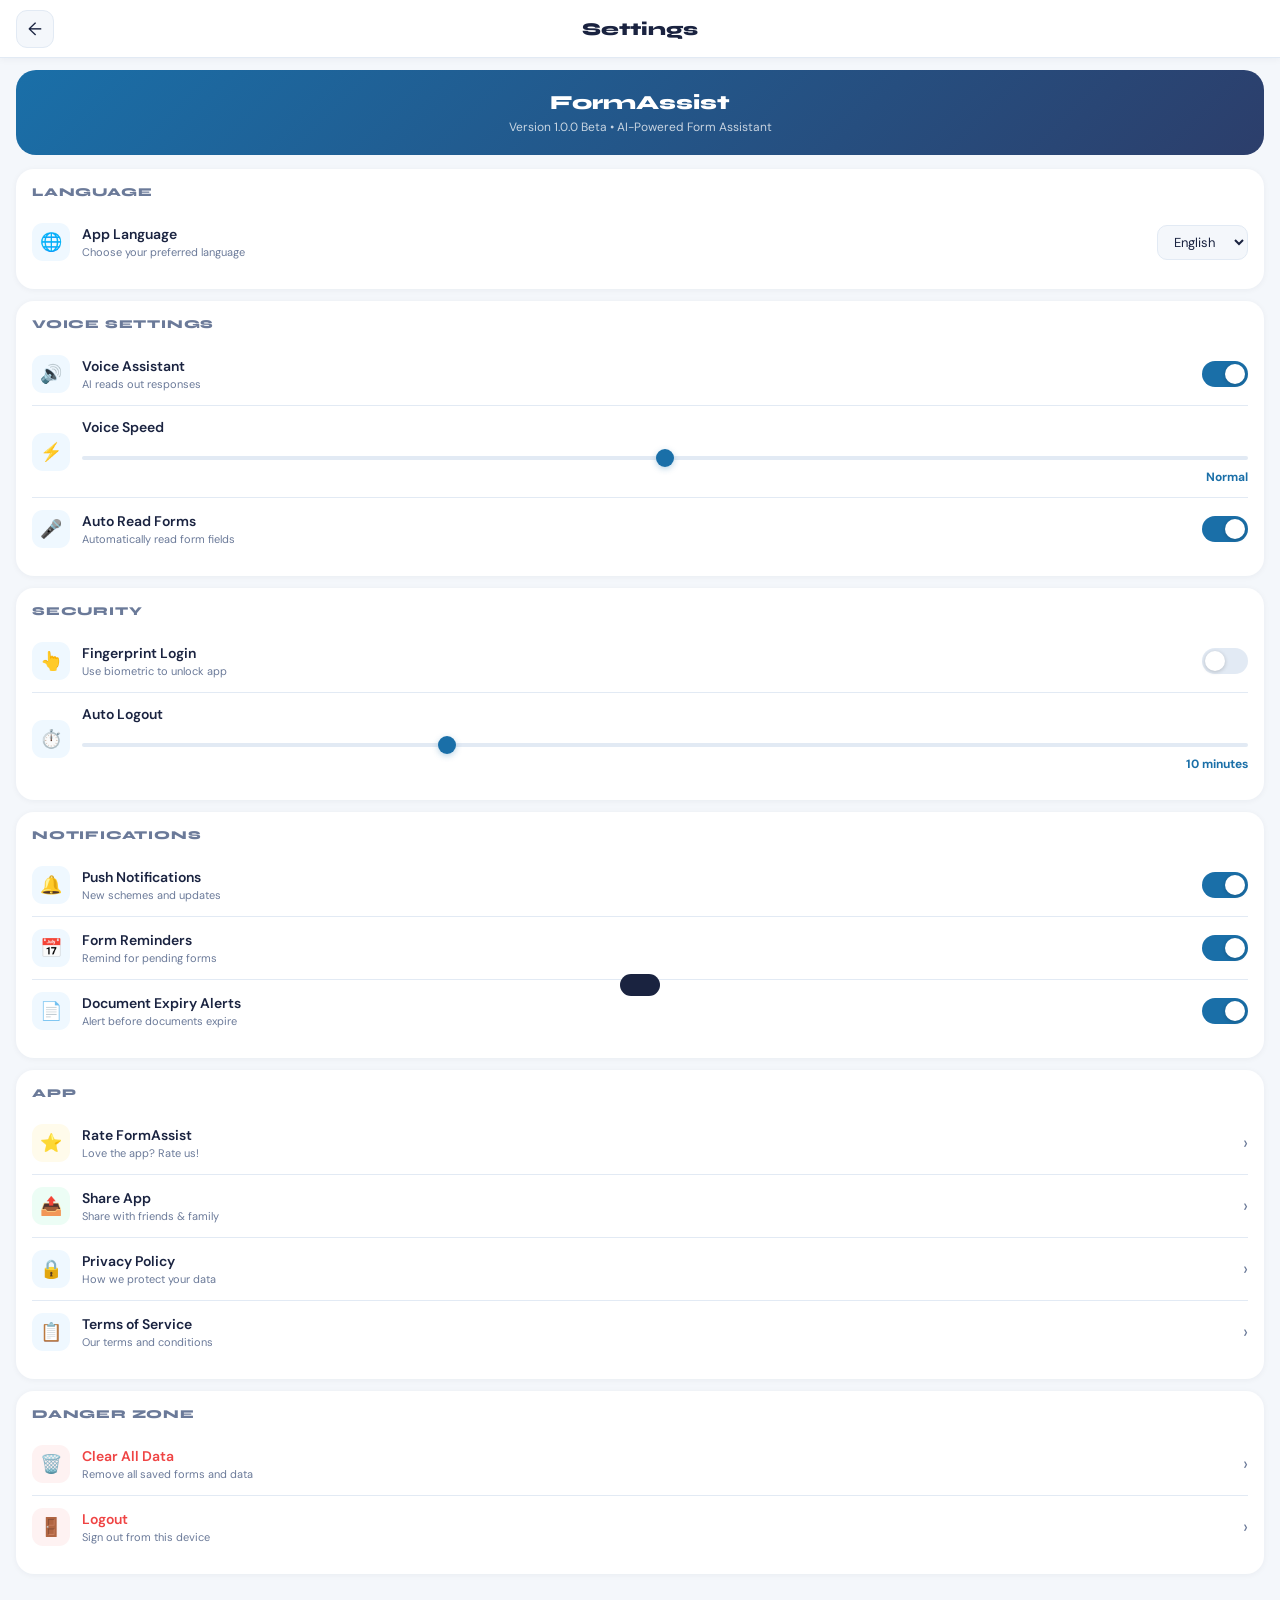
<file: settings.html>
<!DOCTYPE html>
<html lang="en">
<head>
    <meta charset="UTF-8">
    <meta name="viewport" content="width=device-width, initial-scale=1.0">
    <title>FormAssist - Settings</title>
    <link href="https://fonts.googleapis.com/css2?family=Syne:wght@700;800&family=DM+Sans:wght@300;400;500;600&display=swap" rel="stylesheet">
    <style>
        :root{--white:#FFFFFF;--bg:#F4F7FB;--blue:#87CEEB;--blue2:#ADD8E6;--blue-dark:#1A6FA8;--navy:#1A2340;--navy2:#2C3E6B;--text:#1A2340;--sub:#6B7A99;--border:#E2EAF4;--coral:#EF4444;--mint:#10B981;--amber:#F59E0B;--shadow:0 4px 24px rgba(26,111,168,0.10);}
        *{margin:0;padding:0;box-sizing:border-box;-webkit-tap-highlight-color:transparent;}
        body{background:var(--bg);font-family:'DM Sans',sans-serif;color:var(--text);min-height:100vh;padding-bottom:40px;}
        .topbar{position:fixed;top:0;left:0;right:0;height:58px;background:var(--white);border-bottom:1px solid var(--border);display:flex;align-items:center;justify-content:space-between;padding:0 16px;z-index:100;box-shadow:0 1px 8px rgba(26,35,64,0.05);}
        .t-back{width:38px;height:38px;border-radius:11px;background:var(--bg);border:1px solid var(--border);display:flex;align-items:center;justify-content:center;font-size:18px;cursor:pointer;}
        .t-title{font-family:'Syne',sans-serif;font-size:18px;font-weight:800;color:var(--navy);}
        .page{padding:70px 16px 20px;}
        .version-card{background:linear-gradient(135deg,var(--blue-dark),var(--navy2));border-radius:20px;padding:20px;text-align:center;margin-bottom:14px;color:white;}
        .v-name{font-family:'Syne',sans-serif;font-size:20px;font-weight:800;margin-bottom:4px;}
        .v-ver{font-size:12px;opacity:0.75;}
        .section{background:var(--white);border-radius:18px;padding:16px;margin-bottom:12px;box-shadow:0 1px 6px rgba(26,35,64,0.05);}
        .sec-title{font-family:'Syne',sans-serif;font-size:12px;font-weight:800;color:var(--sub);text-transform:uppercase;letter-spacing:0.8px;margin-bottom:12px;}
        .setting-row{display:flex;align-items:center;gap:12px;padding:12px 0;border-bottom:1px solid var(--border);}
        .setting-row:last-child{border-bottom:none;}
        .s-ico{width:38px;height:38px;border-radius:11px;display:flex;align-items:center;justify-content:center;font-size:18px;flex-shrink:0;}
        .s-txt{flex:1;}
        .s-label{font-size:14px;font-weight:600;color:var(--text);margin-bottom:2px;}
        .s-sub{font-size:11px;color:var(--sub);}
        .toggle{width:46px;height:26px;border-radius:13px;background:var(--border);position:relative;cursor:pointer;transition:all 0.3s;flex-shrink:0;border:none;}
        .toggle.on{background:var(--blue-dark);}
        .toggle::after{content:'';position:absolute;width:20px;height:20px;border-radius:50%;background:white;top:3px;left:3px;transition:all 0.3s;box-shadow:0 1px 4px rgba(0,0,0,0.2);}
        .toggle.on::after{left:23px;}
        .s-select{padding:7px 12px;background:var(--bg);border:1.5px solid var(--border);border-radius:10px;color:var(--text);font-size:13px;font-family:'DM Sans',sans-serif;outline:none;cursor:pointer;}
        .s-select:focus{border-color:var(--blue-dark);}
        .slider-wrap{width:100%;margin-top:8px;}
        .slider-input{width:100%;-webkit-appearance:none;height:4px;border-radius:2px;background:var(--border);outline:none;}
        .slider-input::-webkit-slider-thumb{-webkit-appearance:none;width:18px;height:18px;border-radius:50%;background:var(--blue-dark);cursor:pointer;box-shadow:0 2px 6px rgba(26,111,168,0.3);}
        .slider-val{font-size:12px;color:var(--blue-dark);font-weight:700;text-align:right;margin-top:4px;}
        .action-row{display:flex;align-items:center;gap:12px;padding:12px 0;border-bottom:1px solid var(--border);cursor:pointer;transition:all 0.2s;}
        .action-row:last-child{border-bottom:none;}
        .action-row:hover{opacity:0.75;}
        .action-arrow{margin-left:auto;color:var(--sub);font-size:18px;}
        .toast{position:fixed;bottom:24px;left:50%;transform:translateX(-50%) translateY(120px);background:var(--navy);border-radius:12px;padding:11px 20px;color:white;font-size:13px;font-weight:500;transition:transform 0.4s cubic-bezier(0.34,1.56,0.64,1);z-index:999;white-space:nowrap;}
        .toast.on{transform:translateX(-50%) translateY(0);}
    </style>
</head>
<body>
    <div class="topbar">
        <div class="t-back" onclick="window.location.href='home.html'">←</div>
        <div class="t-title">Settings</div>
        <div style="width:38px"></div>
    </div>
    <div class="page">
        <div class="version-card">
            <div class="v-name">FormAssist</div>
            <div class="v-ver">Version 1.0.0 Beta • AI-Powered Form Assistant</div>
        </div>

        <!-- Language -->
        <div class="section">
            <div class="sec-title">Language</div>
            <div class="setting-row">
                <div class="s-ico" style="background:#EFF8FF">🌐</div>
                <div class="s-txt">
                    <div class="s-label">App Language</div>
                    <div class="s-sub">Choose your preferred language</div>
                </div>
                <select class="s-select" id="langSelect" onchange="changeLanguage(this.value)">
                    <option value="en">English</option>
                    <option value="hi">Hindi</option>
                    <option value="mr">Marathi</option>
                </select>
            </div>
        </div>

        <!-- Voice -->
        <div class="section">
            <div class="sec-title">Voice Settings</div>
            <div class="setting-row">
                <div class="s-ico" style="background:#EFF8FF">🔊</div>
                <div class="s-txt">
                    <div class="s-label">Voice Assistant</div>
                    <div class="s-sub">AI reads out responses</div>
                </div>
                <button class="toggle on" id="voiceToggle" onclick="toggleSetting('voice',this)"></button>
            </div>
            <div class="setting-row">
                <div class="s-ico" style="background:#EFF8FF">⚡</div>
                <div class="s-txt">
                    <div class="s-label">Voice Speed</div>
                    <div class="slider-wrap">
                        <input type="range" class="slider-input" id="speedSlider" min="1" max="3" value="2" oninput="changeSpeed(this.value)">
                        <div class="slider-val" id="speedVal">Normal</div>
                    </div>
                </div>
            </div>
            <div class="setting-row">
                <div class="s-ico" style="background:#EFF8FF">🎤</div>
                <div class="s-txt">
                    <div class="s-label">Auto Read Forms</div>
                    <div class="s-sub">Automatically read form fields</div>
                </div>
                <button class="toggle on" id="autoReadToggle" onclick="toggleSetting('autoRead',this)"></button>
            </div>
        </div>

        <!-- Security -->
        <div class="section">
            <div class="sec-title">Security</div>
            <div class="setting-row">
                <div class="s-ico" style="background:#EFF8FF">👆</div>
                <div class="s-txt">
                    <div class="s-label">Fingerprint Login</div>
                    <div class="s-sub">Use biometric to unlock app</div>
                </div>
                <button class="toggle" id="fingerprintToggle" onclick="toggleSetting('fingerprint',this)"></button>
            </div>
            <div class="setting-row">
                <div class="s-ico" style="background:#EFF8FF">⏱️</div>
                <div class="s-txt">
                    <div class="s-label">Auto Logout</div>
                    <div class="slider-wrap">
                        <input type="range" class="slider-input" id="logoutSlider" min="1" max="30" value="10" oninput="changeLogout(this.value)">
                        <div class="slider-val" id="logoutVal">10 minutes</div>
                    </div>
                </div>
            </div>
        </div>

        <!-- Notifications -->
        <div class="section">
            <div class="sec-title">Notifications</div>
            <div class="setting-row">
                <div class="s-ico" style="background:#EFF8FF">🔔</div>
                <div class="s-txt">
                    <div class="s-label">Push Notifications</div>
                    <div class="s-sub">New schemes and updates</div>
                </div>
                <button class="toggle on" id="notifToggle" onclick="toggleSetting('notif',this)"></button>
            </div>
            <div class="setting-row">
                <div class="s-ico" style="background:#EFF8FF">📅</div>
                <div class="s-txt">
                    <div class="s-label">Form Reminders</div>
                    <div class="s-sub">Remind for pending forms</div>
                </div>
                <button class="toggle on" id="reminderToggle" onclick="toggleSetting('reminder',this)"></button>
            </div>
            <div class="setting-row">
                <div class="s-ico" style="background:#EFF8FF">📄</div>
                <div class="s-txt">
                    <div class="s-label">Document Expiry Alerts</div>
                    <div class="s-sub">Alert before documents expire</div>
                </div>
                <button class="toggle on" id="expiryToggle" onclick="toggleSetting('expiry',this)"></button>
            </div>
        </div>

        <!-- App -->
        <div class="section">
            <div class="sec-title">App</div>
            <div class="action-row" onclick="rateApp()">
                <div class="s-ico" style="background:#FFFBEB">⭐</div>
                <div class="s-txt"><div class="s-label">Rate FormAssist</div><div class="s-sub">Love the app? Rate us!</div></div>
                <span class="action-arrow">›</span>
            </div>
            <div class="action-row" onclick="shareApp()">
                <div class="s-ico" style="background:#ECFDF5">📤</div>
                <div class="s-txt"><div class="s-label">Share App</div><div class="s-sub">Share with friends & family</div></div>
                <span class="action-arrow">›</span>
            </div>
            <div class="action-row" onclick="toast('We never store sensitive data permanently.')">
                <div class="s-ico" style="background:#EFF8FF">🔒</div>
                <div class="s-txt"><div class="s-label">Privacy Policy</div><div class="s-sub">How we protect your data</div></div>
                <span class="action-arrow">›</span>
            </div>
            <div class="action-row" onclick="toast('Use FormAssist for legitimate form filling only.')">
                <div class="s-ico" style="background:#EFF8FF">📋</div>
                <div class="s-txt"><div class="s-label">Terms of Service</div><div class="s-sub">Our terms and conditions</div></div>
                <span class="action-arrow">›</span>
            </div>
        </div>

        <!-- Danger -->
        <div class="section">
            <div class="sec-title">Danger Zone</div>
            <div class="action-row" onclick="clearData()">
                <div class="s-ico" style="background:#FEF2F2">🗑️</div>
                <div class="s-txt"><div class="s-label" style="color:var(--coral)">Clear All Data</div><div class="s-sub">Remove all saved forms and data</div></div>
                <span class="action-arrow">›</span>
            </div>
            <div class="action-row" onclick="logout()">
                <div class="s-ico" style="background:#FEF2F2">🚪</div>
                <div class="s-txt"><div class="s-label" style="color:var(--coral)">Logout</div><div class="s-sub">Sign out from this device</div></div>
                <span class="action-arrow">›</span>
            </div>
        </div>
    </div>

    <div class="toast" id="toastEl"></div>
    <script src="global-app.js"></script>
    <script>
        var settings = JSON.parse(localStorage.getItem('fa_settings')||'{}');
        var autoLogoutTimer = null;

        window.addEventListener('load', function(){
            var lang = localStorage.getItem('fa_lang')||'en';
            document.getElementById('langSelect').value = lang;
            var speed = settings.speed||2;
            document.getElementById('speedSlider').value = speed;
            document.getElementById('speedVal').textContent = ['','Slow','Normal','Fast'][speed];
            var logout = settings.autoLogout||10;
            document.getElementById('logoutSlider').value = logout;
            document.getElementById('logoutVal').textContent = logout+' minutes';
            if(settings.fingerprint) document.getElementById('fingerprintToggle').classList.add('on');
            if(settings.voice===false) document.getElementById('voiceToggle').classList.remove('on');
            if(settings.autoRead===false) document.getElementById('autoReadToggle').classList.remove('on');
            if(settings.notif===false) document.getElementById('notifToggle').classList.remove('on');
            if(settings.reminder===false) document.getElementById('reminderToggle').classList.remove('on');
            if(settings.expiry===false) document.getElementById('expiryToggle').classList.remove('on');
            startAutoLogout();
        });

        function toggleSetting(key, el){
            var isOn = el.classList.toggle('on');
            settings[key] = isOn;
            saveSettings();
            toast(key.charAt(0).toUpperCase()+key.slice(1)+': '+(isOn?'On':'Off'));
        }

        function changeLanguage(val){
            settings.lang = val;
            localStorage.setItem('fa_lang', val);
            saveSettings();
            var names = {en:'English',hi:'Hindi',mr:'Marathi'};
            toast('Language changed to '+names[val]);
        }

        function changeSpeed(val){
            settings.speed = parseInt(val);
            document.getElementById('speedVal').textContent = ['','Slow','Normal','Fast'][val];
            saveSettings();
        }

        function changeLogout(val){
            settings.autoLogout = parseInt(val);
            document.getElementById('logoutVal').textContent = val+' minutes';
            saveSettings();
            startAutoLogout();
        }

        function startAutoLogout(){
            clearTimeout(autoLogoutTimer);
            var mins = settings.autoLogout||10;
            autoLogoutTimer = setTimeout(function(){
                localStorage.removeItem('fa_token');
                window.location.href = 'index.html';
            }, mins*60*1000);
        }

        function saveSettings(){ localStorage.setItem('fa_settings', JSON.stringify(settings)); }

        function rateApp(){ toast('⭐ Thank you for rating FormAssist!'); }

        function shareApp(){
            if(navigator.share){
                navigator.share({title:'FormAssist',text:'AI-Powered Form Assistant — Fill any form easily!',url:window.location.origin});
            } else {
                navigator.clipboard.writeText('Try FormAssist — AI Form Assistant!').then(function(){toast('📋 Link copied!');});
            }
        }

        function clearData(){
            if(confirm('Clear all saved forms and data? Your account will remain.')){
                var token=localStorage.getItem('fa_token');
                var uname=localStorage.getItem('fa_username');
                localStorage.clear();
                if(token) localStorage.setItem('fa_token',token);
                if(uname) localStorage.setItem('fa_username',uname);
                toast('✅ All data cleared!');
            }
        }

        function logout(){
            if(confirm('Are you sure you want to logout?')){
                localStorage.removeItem('fa_token');
                localStorage.removeItem('fa_username');
                localStorage.removeItem('fa_demo_mode');
                window.location.href='index.html';
            }
        }

        var tt;
        function toast(msg){var el=document.getElementById('toastEl');el.textContent=msg;el.classList.add('on');clearTimeout(tt);tt=setTimeout(function(){el.classList.remove('on');},2500);}
    </script>
</body>
</html>
</file>
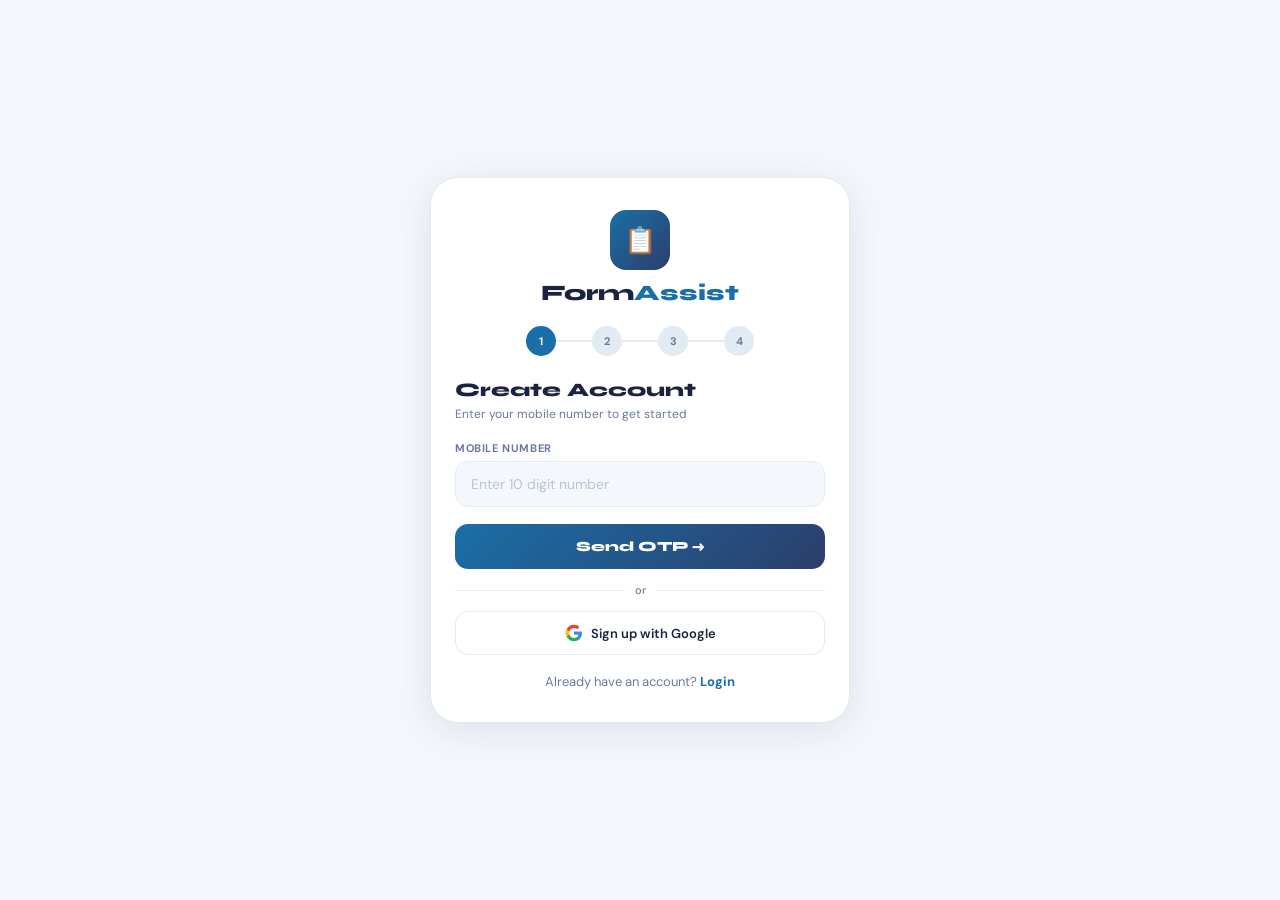
<file: signup_fixed.html>
<!DOCTYPE html>
<html lang="en">
<head>
    <meta charset="UTF-8">
    <meta name="viewport" content="width=device-width, initial-scale=1.0">
    <title>FormAssist - Sign Up</title>
    <link href="https://fonts.googleapis.com/css2?family=Syne:wght@700;800&family=DM+Sans:wght@300;400;500;600&display=swap" rel="stylesheet">
    <link rel="stylesheet" href="style.css">
    <style>
        :root{--white:#FFFFFF;--bg:#F4F7FB;--blue-dark:#1A6FA8;--navy:#1A2340;--navy2:#2C3E6B;--text:#1A2340;--sub:#6B7A99;--border:#E2EAF4;--coral:#EF4444;--mint:#10B981;--amber:#F59E0B;--blue2:#ADD8E6;--shadow:0 4px 24px rgba(26,111,168,0.12);}
        *{margin:0;padding:0;box-sizing:border-box;}
        body{background:var(--bg);font-family:'DM Sans',sans-serif;color:var(--text);min-height:100vh;display:flex;flex-direction:column;align-items:center;justify-content:center;padding:24px 16px;}
        .card{background:var(--white);border-radius:28px;padding:32px 24px;width:100%;max-width:420px;box-shadow:0 8px 40px rgba(26,35,64,0.10);}
        .logo-wrap{text-align:center;margin-bottom:20px;}
        .logo-ico{width:60px;height:60px;border-radius:16px;background:linear-gradient(135deg,var(--blue-dark),var(--navy2));display:flex;align-items:center;justify-content:center;font-size:26px;margin:0 auto 10px;}
        .logo-name{font-family:'Syne',sans-serif;font-size:22px;font-weight:800;color:var(--navy);}
        .logo-name span{color:var(--blue-dark);}
        .steps{display:flex;align-items:center;justify-content:center;gap:0;margin-bottom:22px;}
        .step-dot{width:30px;height:30px;border-radius:50%;background:var(--border);display:flex;align-items:center;justify-content:center;font-size:11px;font-weight:700;color:var(--sub);transition:all 0.3s;flex-shrink:0;}
        .step-dot.active{background:var(--blue-dark);color:white;}
        .step-dot.done{background:var(--mint);color:white;}
        .step-line{width:36px;height:2px;background:var(--border);transition:all 0.3s;}
        .step-line.done{background:var(--mint);}
        .screen{display:none;}
        .screen.active{display:block;}
        .step-title{font-family:'Syne',sans-serif;font-size:19px;font-weight:800;color:var(--navy);margin-bottom:4px;}
        .step-sub{font-size:12px;color:var(--sub);margin-bottom:18px;line-height:1.5;}
        .field-group{margin-bottom:13px;}
        .field-label{font-size:11px;font-weight:700;text-transform:uppercase;letter-spacing:0.6px;color:var(--sub);margin-bottom:6px;display:block;}
        .field-wrap{position:relative;}
        .field-input{width:100%;padding:13px 15px;background:var(--bg);border:1.5px solid var(--border);border-radius:13px;color:var(--text);font-size:14px;font-family:'DM Sans',sans-serif;outline:none;transition:all 0.3s;}
        .field-input:focus{border-color:var(--blue-dark);background:var(--white);box-shadow:0 0 0 3px rgba(26,111,168,0.1);}
        .field-input::placeholder{color:#B8C5D6;}
        .field-input.ok{border-color:var(--mint);}
        .field-input.err{border-color:var(--coral);}
        .eye-btn{position:absolute;right:13px;top:50%;transform:translateY(-50%);font-size:17px;cursor:pointer;opacity:0.5;}
        .otp-wrap{display:flex;gap:8px;justify-content:center;margin-bottom:14px;}
        .otp-box{width:44px;height:52px;border-radius:13px;border:1.5px solid var(--border);background:var(--bg);text-align:center;font-size:20px;font-weight:700;color:var(--navy);outline:none;font-family:'Syne',sans-serif;transition:all 0.3s;}
        .otp-box:focus{border-color:var(--blue-dark);background:var(--white);}
        .otp-box.filled{border-color:var(--blue-dark);background:var(--white);}
        .strength-wrap{margin-top:6px;}
        .strength-bar{height:4px;border-radius:2px;background:var(--border);overflow:hidden;margin-bottom:3px;}
        .strength-fill{height:100%;border-radius:2px;transition:all 0.4s;width:0%;}
        .strength-txt{font-size:11px;font-weight:600;}
        .char-count{font-size:11px;color:var(--sub);text-align:right;margin-top:3px;}
        .btn-main{width:100%;padding:14px;background:linear-gradient(135deg,var(--blue-dark),var(--navy2));color:white;border:none;border-radius:13px;font-family:'Syne',sans-serif;font-size:14px;font-weight:800;cursor:pointer;transition:all 0.3s;margin-top:4px;}
        .btn-main:hover{transform:translateY(-2px);}
        .btn-main:disabled{opacity:0.7;cursor:not-allowed;transform:none;}
        .btn-back{width:100%;padding:12px;background:transparent;border:1.5px solid var(--border);border-radius:13px;color:var(--sub);font-size:13px;font-weight:600;cursor:pointer;transition:all 0.2s;margin-top:8px;font-family:'DM Sans',sans-serif;}
        .btn-back:hover{border-color:var(--blue2);color:var(--text);}
        .divider{display:flex;align-items:center;gap:10px;margin:14px 0;}
        .div-line{flex:1;height:1px;background:var(--border);}
        .div-txt{font-size:11px;color:var(--sub);}
        .btn-google{width:100%;padding:12px;background:var(--white);border:1.5px solid var(--border);border-radius:13px;font-size:13px;font-weight:600;color:var(--text);cursor:pointer;transition:all 0.3s;display:flex;align-items:center;justify-content:center;gap:8px;font-family:'DM Sans',sans-serif;}
        .btn-google:hover{border-color:var(--blue2);box-shadow:var(--shadow);}
        .login-row{text-align:center;margin-top:18px;font-size:13px;color:var(--sub);}
        .link{color:var(--blue-dark);font-weight:700;cursor:pointer;}
        .success-wrap{text-align:center;padding:16px 0;}
        .success-ico{font-size:60px;display:block;margin-bottom:14px;animation:pop 0.5s cubic-bezier(0.34,1.56,0.64,1);}
        @keyframes pop{0%{transform:scale(0)}100%{transform:scale(1)}}
        .success-title{font-family:'Syne',sans-serif;font-size:22px;font-weight:800;color:var(--navy);margin-bottom:6px;}
        .success-sub{font-size:12px;color:var(--sub);line-height:1.6;margin-bottom:22px;}
        .error-box{background:#FEF2F2;border:1.5px solid #FECACA;border-radius:11px;padding:9px 13px;font-size:12px;color:var(--coral);margin-bottom:11px;display:none;align-items:center;gap:7px;}
        .error-box.show{display:flex;}
        .info-box{background:#EFF8FF;border:1.5px solid var(--blue2);border-radius:11px;padding:9px 13px;font-size:11px;color:var(--blue-dark);margin-bottom:12px;line-height:1.6;}
        .demo-otp-box{background:#FFFBEB;border:1.5px solid #FDE68A;border-radius:11px;padding:9px 13px;font-size:12px;color:var(--amber);margin-bottom:12px;text-align:center;}
        .demo-banner{background:#FFFBEB;border:1px solid #FDE68A;border-radius:10px;padding:8px 12px;font-size:11px;color:#92400E;text-align:center;margin-bottom:12px;display:none;}
        .demo-banner.show{display:block;}
        .toast{position:fixed;bottom:28px;left:50%;transform:translateX(-50%) translateY(120px);background:var(--navy);border-radius:12px;padding:11px 20px;color:white;font-size:13px;font-weight:500;transition:transform 0.4s cubic-bezier(0.34,1.56,0.64,1);z-index:999;white-space:nowrap;}
        .toast.on{transform:translateX(-50%) translateY(0);}
    </style>
</head>
<body>
    <div class="card">
        <div class="logo-wrap">
            <div class="logo-ico">📋</div>
            <div class="logo-name">Form<span>Assist</span></div>
        </div>

        <div class="steps">
            <div class="step-dot active" id="sd1">1</div>
            <div class="step-line" id="sl1"></div>
            <div class="step-dot" id="sd2">2</div>
            <div class="step-line" id="sl2"></div>
            <div class="step-dot" id="sd3">3</div>
            <div class="step-line" id="sl3"></div>
            <div class="step-dot" id="sd4">4</div>
        </div>

        <!-- Step 1: Mobile -->
        <div class="screen active" id="step1">
            <div class="step-title">Create Account</div>
            <div class="step-sub">Enter your mobile number to get started</div>
            <div class="demo-banner" id="demoBanner1">⚠️ Demo Mode — Backend offline</div>
            <div class="error-box" id="err1"><span>⚠️</span><span id="errTxt1">Error</span></div>
            <div class="field-group">
                <label class="field-label">Mobile Number</label>
                <input class="field-input" id="mobile" type="tel" placeholder="Enter 10 digit number" maxlength="10" oninput="validateMobile(this)">
            </div>
            <button class="btn-main" id="otpBtn" onclick="sendOTP()">Send OTP →</button>
            <div class="divider"><div class="div-line"></div><div class="div-txt">or</div><div class="div-line"></div></div>
            <button class="btn-google" onclick="googleSignup()">
                <svg width="18" height="18" viewBox="0 0 24 24"><path fill="#4285F4" d="M22.56 12.25c0-.78-.07-1.53-.2-2.25H12v4.26h5.92c-.26 1.37-1.04 2.53-2.21 3.31v2.77h3.57c2.08-1.92 3.28-4.74 3.28-8.09z"/><path fill="#34A853" d="M12 23c2.97 0 5.46-.98 7.28-2.66l-3.57-2.77c-.98.66-2.23 1.06-3.71 1.06-2.86 0-5.29-1.93-6.16-4.53H2.18v2.84C3.99 20.53 7.7 23 12 23z"/><path fill="#FBBC05" d="M5.84 14.09c-.22-.66-.35-1.36-.35-2.09s.13-1.43.35-2.09V7.07H2.18C1.43 8.55 1 10.22 1 12s.43 3.45 1.18 4.93l2.85-2.22.81-.62z"/><path fill="#EA4335" d="M12 5.38c1.62 0 3.06.56 4.21 1.64l3.15-3.15C17.45 2.09 14.97 1 12 1 7.7 1 3.99 3.47 2.18 7.07l3.66 2.84c.87-2.6 3.3-4.53 6.16-4.53z"/></svg>
                Sign up with Google
            </button>
            <div class="login-row">Already have an account? <span class="link" onclick="window.location.href='index.html'">Login</span></div>
        </div>

        <!-- Step 2: OTP -->
        <div class="screen" id="step2">
            <div class="step-title">Verify OTP</div>
            <div class="step-sub" id="otpSub">Enter 6-digit OTP sent to your mobile</div>
            <div class="demo-otp-box" id="demoOtpBox" style="display:none">📱 Demo OTP: <strong id="demoOtp">------</strong></div>
            <div class="error-box" id="err2"><span>⚠️</span><span id="errTxt2">Invalid OTP!</span></div>
            <div class="otp-wrap">
                <input class="otp-box" id="o1" maxlength="1" oninput="otpMove(this,'o2')" onkeydown="otpBack(event,this,'')">
                <input class="otp-box" id="o2" maxlength="1" oninput="otpMove(this,'o3')" onkeydown="otpBack(event,this,'o1')">
                <input class="otp-box" id="o3" maxlength="1" oninput="otpMove(this,'o4')" onkeydown="otpBack(event,this,'o2')">
                <input class="otp-box" id="o4" maxlength="1" oninput="otpMove(this,'o5')" onkeydown="otpBack(event,this,'o3')">
                <input class="otp-box" id="o5" maxlength="1" oninput="otpMove(this,'o6')" onkeydown="otpBack(event,this,'o4')">
                <input class="otp-box" id="o6" maxlength="1" oninput="otpMove(this,'')" onkeydown="otpBack(event,this,'o5')">
            </div>
            <button class="btn-main" id="verifyBtn" onclick="verifyOTP()">Verify OTP →</button>
            <button class="btn-back" onclick="goStep(1)">← Back</button>
        </div>

        <!-- Step 3: Username + Password -->
        <div class="screen" id="step3">
            <div class="step-title">Set Credentials</div>
            <div class="step-sub">Choose a unique username and strong password</div>
            <div class="error-box" id="err3"><span>⚠️</span><span id="errTxt3">Error</span></div>
            <div class="field-group">
                <label class="field-label">Username</label>
                <input class="field-input" id="uname" type="text" placeholder="Choose a unique username" oninput="checkUsername(this)">
            </div>
            <div class="field-group">
                <label class="field-label">Password</label>
                <div class="field-wrap">
                    <input class="field-input" id="upass" type="password" placeholder="Min 6 characters" oninput="checkPassword(this)" style="padding-right:42px">
                    <span class="eye-btn" onclick="toggleP('upass')">👁️</span>
                </div>
                <div class="strength-wrap">
                    <div class="strength-bar"><div class="strength-fill" id="strFill"></div></div>
                    <div class="strength-txt" id="strTxt" style="color:#B8C5D6">Enter password</div>
                </div>
            </div>
            <div class="field-group">
                <label class="field-label">Confirm Password</label>
                <div class="field-wrap">
                    <input class="field-input" id="upass2" type="password" placeholder="Re-enter password" oninput="checkConfirm(this)" style="padding-right:42px">
                    <span class="eye-btn" onclick="toggleP('upass2')">👁️</span>
                </div>
            </div>
            <button class="btn-main" onclick="goStep3()">Continue →</button>
            <button class="btn-back" onclick="goStep(2)">← Back</button>
        </div>

        <!-- Step 4: Secret Phrase -->
        <div class="screen" id="step4">
            <div class="step-title">Security Phrase</div>
            <div class="step-sub">This phrase helps recover your account. Keep it safe!</div>
            <div class="error-box" id="err4"><span>⚠️</span><span id="errTxt4">Error</span></div>
            <div class="field-group">
                <label class="field-label">Secret Phrase (min 10 characters)</label>
                <input class="field-input" id="phrase" type="text" placeholder="e.g. My cat loves blue sky" maxlength="100" oninput="checkPhrase(this)">
                <div class="char-count"><span id="phraseCount">0</span>/100</div>
            </div>
            <div class="info-box">🔒 Encrypted and stored securely. Never shared with anyone.</div>
            <button class="btn-main" id="createBtn" onclick="createAccount()">Create Account →</button>
            <button class="btn-back" onclick="goStep(3)">← Back</button>
        </div>

        <!-- Step 5: Success -->
        <div class="screen" id="step5">
            <div class="success-wrap">
                <span class="success-ico">🎉</span>
                <div class="success-title">Account Created!</div>
                <div class="success-sub">Welcome to FormAssist! Your account is ready.</div>
                <button class="btn-main" onclick="window.location.href='home.html'">Go to Home →</button>
            </div>
        </div>
    </div>

    <div class="toast" id="toastEl"></div>
    <script>
        // =============================================
        // API CONFIG
        // =============================================
        var API_BASE = 'https://formassist-backend-bydu.onrender.com';
        var generatedOTP = '';
        var mobileNum = '';

        function goStep(n){
            document.querySelectorAll('.screen').forEach(function(s){s.classList.remove('active');});
            document.getElementById('step'+n).classList.add('active');
            updateSteps(n);
        }

        function updateSteps(n){
            for(var i=1;i<=4;i++){
                var dot=document.getElementById('sd'+i);
                var line=document.getElementById('sl'+i);
                if(i<n){dot.className='step-dot done';dot.textContent='✓';}
                else if(i===n){dot.className='step-dot active';dot.textContent=i;}
                else{dot.className='step-dot';dot.textContent=i;}
                if(line){line.className=i<n?'step-line done':'step-line';}
            }
        }

        function showErr(id, msg){ 
            document.getElementById('errTxt'+id).textContent=msg;
            document.getElementById('err'+id).classList.add('show'); 
        }
        function hideErr(id){ document.getElementById('err'+id).classList.remove('show'); }

        function validateMobile(el){
            var v=el.value.replace(/\D/g,'');
            el.value=v;
            el.className='field-input'+(v.length===10&&['6','7','8','9'].includes(v[0])?' ok':v.length>0?' err':'');
        }

        async function sendOTP(){
            var m = document.getElementById('mobile').value.trim();
            hideErr(1);
            if(m.length!==10||!['6','7','8','9'].includes(m[0])){
                showErr(1,'Please enter a valid 10-digit mobile number!');
                return;
            }
            mobileNum = m;
            var btn = document.getElementById('otpBtn');
            btn.disabled=true; btn.textContent='Sending...';

            try {
                var res = await fetch(API_BASE + '/auth/send-otp', {
                    method: 'POST',
                    headers: {'Content-Type':'application/json'},
                    body: JSON.stringify({mobile: m}),
                    signal: AbortSignal.timeout(10000)
                });
                var data = await res.json();

                if(!res.ok){
                    var err = data.detail || data.message || 'Failed to send OTP!';
                    if(Array.isArray(err)) err = err.map(function(e){ return e.msg || e; }).join(', ');
                    showErr(1, err);
                    t('❌ ' + err);
                    btn.disabled=false; btn.textContent='Send OTP →';
                    return;
                }

                if(data.demo_otp){
                    generatedOTP = data.demo_otp;
                    document.getElementById('demoOtpBox').style.display='block';
                    document.getElementById('demoOtp').textContent = data.demo_otp;
                } else {
                    document.getElementById('demoOtpBox').style.display='none';
                }

                document.getElementById('otpSub').textContent='OTP sent to +91 '+m;
                t('📱 OTP sent!');
                btn.disabled=false; btn.textContent='Send OTP →';
                goStep(2);

            } catch(e){
                showErr(1,'Connection error! Server offline or request timed out.');
                t('❌ Server offline or request timed out.');
                btn.disabled=false; btn.textContent='Send OTP →';
            }
        }

        function otpMove(el,nextId){
            if(el.value&&nextId) document.getElementById(nextId).focus();
            el.classList.toggle('filled',el.value.length>0);
        }
        function otpBack(e,el,prevId){
            if(e.key==='Backspace'&&!el.value&&prevId) document.getElementById(prevId).focus();
        }

        async function verifyOTP(){
            var entered = ['o1','o2','o3','o4','o5','o6'].map(function(id){return document.getElementById(id).value;}).join('');
            hideErr(2);

            if(entered.length<6){
                showErr(2,'Please enter all 6 digits!');
                return;
            }

            var btn = document.getElementById('verifyBtn');
            btn.disabled=true; btn.textContent='Verifying...';

            try {
                var res = await fetch(API_BASE + '/auth/verify-otp', {
                    method: 'POST',
                    headers: {'Content-Type':'application/json'},
                    body: JSON.stringify({mobile: mobileNum, otp: entered}),
                    signal: AbortSignal.timeout(10000)
                });
                var data = await res.json();

                if(!res.ok || data.success === false){
                    var err = data.detail || data.message || 'Invalid OTP! Try again.';
                    if(Array.isArray(err)) err = err.map(function(e){ return e.msg || e; }).join(', ');
                    showErr(2, err);
                    t('❌ ' + err);
                    btn.disabled=false; btn.textContent='Verify OTP →';
                    return;
                }

                btn.disabled=false; btn.textContent='Verify OTP →';
                t('✅ Mobile verified!');
                goStep(3);

            } catch(e){
                showErr(2,'Network error! Check connection.');
                t('❌ Network error! Check connection.');
                btn.disabled=false; btn.textContent='Verify OTP →';
            }
        }

        function checkUsername(el){
            var v=el.value.trim();
            el.className='field-input'+(v.length>=3?' ok':v.length>0?' err':'');
        }

        function checkPassword(el){
            var v=el.value;
            var fill=document.getElementById('strFill');
            var txt=document.getElementById('strTxt');
            var score=0;
            if(v.length>=6)score++;if(v.length>=10)score++;
            if(/[A-Z]/.test(v))score++;if(/[0-9]/.test(v))score++;if(/[^A-Za-z0-9]/.test(v))score++;
            var colors=['#EF4444','#F59E0B','#F59E0B','#10B981','#10B981'];
            var labels=['Too weak','Weak','Fair','Strong','Very Strong'];
            fill.style.width=(score*20)+'%';
            fill.style.background=v.length?colors[Math.max(0,score-1)]:'#E2EAF4';
            txt.textContent=v.length?labels[Math.max(0,score-1)]:'Enter password';
            txt.style.color=v.length?colors[Math.max(0,score-1)]:'#B8C5D6';
            el.className='field-input'+(v.length>=6?' ok':v.length>0?' err':'');
        }

        function checkConfirm(el){
            var p=document.getElementById('upass').value;
            el.className='field-input'+(el.value===p&&el.value?' ok':el.value?' err':'');
        }

        function checkPhrase(el){
            var v=el.value;
            document.getElementById('phraseCount').textContent=v.length;
            el.className='field-input'+(v.length>=10?' ok':v.length>0?' err':'');
        }

        function goStep3(){
            var u=document.getElementById('uname').value.trim();
            var p=document.getElementById('upass').value;
            var p2=document.getElementById('upass2').value;
            hideErr(3);
            if(u.length<3){showErr(3,'Username must be at least 3 characters!');return;}
            if(u===p){showErr(3,'Username and password cannot be same!');return;}
            if(p.length<6){showErr(3,'Password must be at least 6 characters!');return;}
            if(p!==p2){showErr(3,'Passwords do not match!');return;}
            goStep(4);
        }

        async function createAccount(){
            var ph=document.getElementById('phrase').value.trim();
            hideErr(4);
            if(ph.length<10){showErr(4,'Secret phrase must be at least 10 characters!');return;}

            var btn=document.getElementById('createBtn');
            btn.disabled=true; btn.textContent='Creating...';

            var u = document.getElementById('uname').value.trim();
            var p = document.getElementById('upass').value;

            try {
                var res = await fetch(API_BASE + '/auth/signup', {
                    method: 'POST',
                    headers: {'Content-Type':'application/json'},
                    body: JSON.stringify({
                        mobile: mobileNum,
                        username: u,
                        password: p,
                        secret_phrase: ph
                    }),
                    signal: AbortSignal.timeout(10000)
                });
                var data = await res.json();

                if(!res.ok || data.success === false){
                    var err = data.detail || data.message || 'Account creation failed! Try again.';
                    if(Array.isArray(err)) err = err.map(function(e){ return e.msg || e; }).join(', ');
                    showErr(4, err);
                    t('❌ ' + err);
                    btn.disabled=false; btn.textContent='Create Account →';
                    return;
                }

                var token = data.token || data.access_token || ('token_' + Date.now());
                localStorage.setItem('fa_token', token);
                localStorage.setItem('fa_username', data.username || u);
                t('🎉 Account created successfully!');
                goStep(5);

            } catch(e){
                showErr(4,'Network error! Please try again.');
                t('❌ Network error! Please try again.');
                btn.disabled=false; btn.textContent='Create Account →';
            }
        }

        function googleSignup(){
            t('🔄 Signing up with Google...');
            localStorage.setItem('fa_token','google_token_'+Date.now());
            localStorage.setItem('fa_username','Google User');
            setTimeout(function(){window.location.href='home.html';},1200);
        }

        function toggleP(id){
            var el=document.getElementById(id);
            el.type=el.type==='password'?'text':'password';
        }

        var tt;
        function toast(msg){return t(msg);}
        function t(msg){var el=document.getElementById('toastEl');el.textContent=msg;el.classList.add('on');clearTimeout(tt);tt=setTimeout(function(){el.classList.remove('on');},2500);}
    </script>
</body>
</html>
</file>
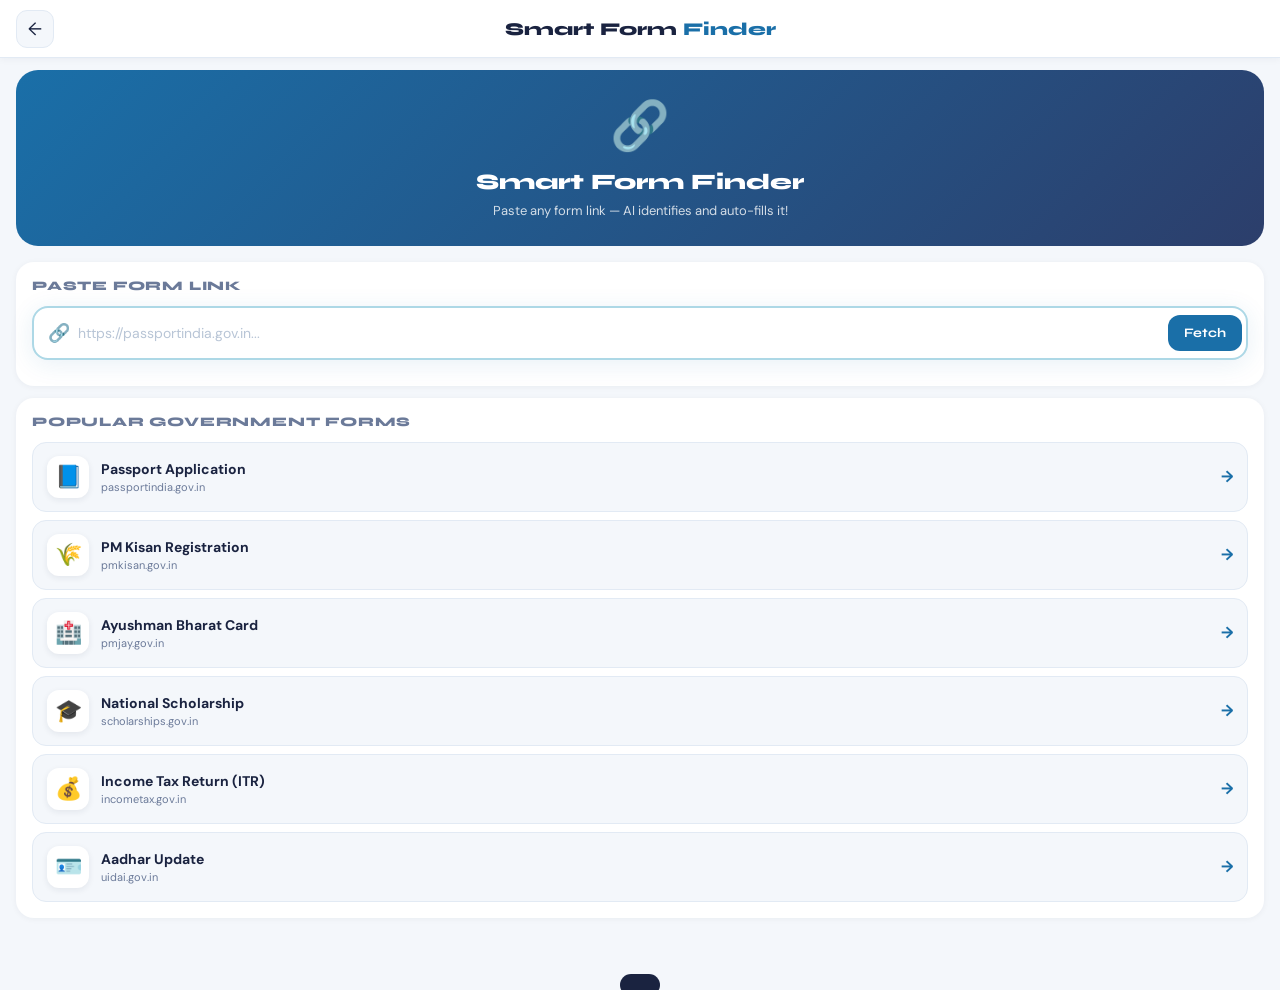
<file: smart_search.html>
<!DOCTYPE html>
<html lang="en">
<head>
    <meta charset="UTF-8">
    <meta name="viewport" content="width=device-width, initial-scale=1.0">
    <title>FormAssist - Smart Form Finder</title>
    <link href="https://fonts.googleapis.com/css2?family=Syne:wght@700;800&family=DM+Sans:wght@300;400;500;600&display=swap" rel="stylesheet">
    <style>
        :root{--white:#FFFFFF;--bg:#F4F7FB;--blue:#87CEEB;--blue2:#ADD8E6;--blue-dark:#1A6FA8;--navy:#1A2340;--navy2:#2C3E6B;--text:#1A2340;--sub:#6B7A99;--border:#E2EAF4;--coral:#EF4444;--mint:#10B981;--amber:#F59E0B;--shadow:0 4px 24px rgba(26,111,168,0.10);--shadow2:0 8px 32px rgba(26,111,168,0.18);}
        *{margin:0;padding:0;box-sizing:border-box;-webkit-tap-highlight-color:transparent;}
        body{background:var(--bg);font-family:'DM Sans',sans-serif;color:var(--text);min-height:100vh;padding-bottom:40px;}
        .topbar{position:fixed;top:0;left:0;right:0;height:58px;background:var(--white);border-bottom:1px solid var(--border);display:flex;align-items:center;justify-content:space-between;padding:0 16px;z-index:100;box-shadow:0 1px 8px rgba(26,35,64,0.05);}
        .t-back{width:38px;height:38px;border-radius:11px;background:var(--bg);border:1px solid var(--border);display:flex;align-items:center;justify-content:center;font-size:18px;cursor:pointer;}
        .t-title{font-family:'Syne',sans-serif;font-size:18px;font-weight:800;color:var(--navy);}
        .t-title span{color:var(--blue-dark);}
        .page{padding:70px 16px 20px;}
        .hero-card{background:linear-gradient(135deg,var(--blue-dark),var(--navy2));border-radius:22px;padding:24px;text-align:center;margin-bottom:16px;color:white;}
        .hero-ico{font-size:48px;display:block;margin-bottom:12px;animation:float 3s ease-in-out infinite;}
        @keyframes float{0%,100%{transform:translateY(0)}50%{transform:translateY(-8px)}}
        .hero-title{font-family:'Syne',sans-serif;font-size:22px;font-weight:800;margin-bottom:6px;}
        .hero-sub{font-size:13px;opacity:0.8;line-height:1.6;}
        .section{background:var(--white);border-radius:18px;padding:16px;margin-bottom:12px;box-shadow:0 1px 6px rgba(26,35,64,0.05);}
        .sec-title{font-family:'Syne',sans-serif;font-size:13px;font-weight:800;color:var(--sub);text-transform:uppercase;letter-spacing:0.8px;margin-bottom:12px;}
        .search-bar{background:var(--white);border:2px solid var(--blue2);border-radius:16px;display:flex;align-items:center;padding:4px 4px 4px 14px;gap:8px;margin-bottom:10px;box-shadow:var(--shadow);transition:all 0.3s;}
        .search-bar:focus-within{border-color:var(--blue-dark);box-shadow:var(--shadow2);}
        .s-ico{font-size:18px;flex-shrink:0;}
        .s-input{flex:1;border:none;outline:none;background:transparent;font-size:14px;color:var(--text);font-family:'DM Sans',sans-serif;padding:12px 0;}
        .s-input::placeholder{color:#B8C5D6;}
        .s-btn{padding:10px 16px;background:var(--blue-dark);color:white;border:none;border-radius:12px;font-size:13px;font-weight:700;cursor:pointer;font-family:'Syne',sans-serif;flex-shrink:0;}
        .popular-list{display:flex;flex-direction:column;gap:8px;}
        .pop-item{display:flex;align-items:center;gap:12px;padding:13px 14px;background:var(--bg);border:1.5px solid var(--border);border-radius:14px;cursor:pointer;transition:all 0.2s;}
        .pop-item:hover{border-color:var(--blue-dark);background:#EFF8FF;transform:translateX(4px);}
        .pop-ico{width:42px;height:42px;border-radius:12px;background:var(--white);display:flex;align-items:center;justify-content:center;font-size:22px;flex-shrink:0;box-shadow:0 2px 6px rgba(26,35,64,0.08);}
        .pop-name{font-size:14px;font-weight:700;color:var(--text);margin-bottom:2px;}
        .pop-url{font-size:11px;color:var(--sub);}
        .pop-arrow{margin-left:auto;color:var(--blue-dark);font-weight:700;font-size:16px;}
        /* Analyzing */
        .analyzing{text-align:center;padding:32px 16px;background:var(--white);border-radius:18px;margin-bottom:12px;display:none;}
        .analyzing.show{display:block;}
        .a-spin{width:72px;height:72px;border-radius:50%;border:3px solid var(--border);border-top-color:var(--blue-dark);animation:spin 1s linear infinite;margin:0 auto 16px;font-size:28px;display:flex;align-items:center;justify-content:center;}
        @keyframes spin{to{transform:rotate(360deg)}}
        .a-title{font-family:'Syne',sans-serif;font-size:18px;font-weight:800;color:var(--navy);margin-bottom:6px;}
        .a-sub{font-size:13px;color:var(--sub);margin-bottom:16px;}
        .a-steps{display:flex;flex-direction:column;gap:7px;}
        .a-step{display:flex;align-items:center;gap:10px;padding:10px 13px;border-radius:12px;background:var(--bg);border:1px solid var(--border);font-size:12px;color:var(--sub);transition:all 0.3s;}
        .a-step.active{background:#EFF8FF;border-color:var(--blue2);color:var(--blue-dark);}
        .a-step.done{background:#ECFDF5;border-color:#A7F3D0;color:var(--mint);}
        /* Result */
        .result-box{background:var(--white);border-radius:18px;padding:16px;margin-bottom:12px;display:none;box-shadow:0 1px 6px rgba(26,35,64,0.05);}
        .result-box.show{display:block;}
        .result-header{background:linear-gradient(135deg,rgba(26,111,168,0.08),rgba(44,62,107,0.06));border-radius:14px;padding:16px;margin-bottom:14px;display:flex;align-items:center;gap:12px;}
        .r-ico{font-size:36px;flex-shrink:0;}
        .r-name{font-family:'Syne',sans-serif;font-size:16px;font-weight:800;color:var(--navy);margin-bottom:3px;}
        .r-url{font-size:12px;color:var(--blue-dark);}
        .r-badge{background:var(--mint);color:white;font-size:10px;font-weight:700;padding:3px 8px;border-radius:20px;margin-top:4px;display:inline-block;}
        .field-section{margin-bottom:14px;}
        .field-title{font-family:'Syne',sans-serif;font-size:13px;font-weight:800;color:var(--navy);margin-bottom:10px;}
        .field-row{display:flex;align-items:center;gap:10px;padding:10px 0;border-bottom:1px solid var(--border);}
        .field-row:last-child{border-bottom:none;}
        .field-ico{font-size:16px;flex-shrink:0;}
        .field-name{font-size:13px;font-weight:600;color:var(--text);flex:1;}
        .field-val{font-size:13px;color:var(--blue-dark);font-weight:700;max-width:50%;text-align:right;}
        .field-empty{font-size:12px;color:var(--sub);font-style:italic;}
        .doc-list{display:flex;flex-direction:column;gap:6px;}
        .doc-item{display:flex;align-items:center;gap:8px;padding:9px 12px;background:var(--bg);border-radius:10px;font-size:13px;color:var(--text);}
        .doc-dot{width:6px;height:6px;border-radius:50%;background:var(--blue-dark);flex-shrink:0;}
        .btn-primary{width:100%;padding:14px;background:linear-gradient(135deg,var(--blue-dark),var(--navy2));color:white;border:none;border-radius:14px;font-family:'Syne',sans-serif;font-size:14px;font-weight:800;cursor:pointer;transition:all 0.3s;display:flex;align-items:center;justify-content:center;gap:8px;margin-bottom:8px;}
        .btn-primary:hover{transform:translateY(-2px);box-shadow:0 8px 22px rgba(26,111,168,0.35);}
        .btn-secondary{width:100%;padding:13px;background:var(--white);border:1.5px solid var(--border);border-radius:14px;color:var(--sub);font-size:14px;font-weight:600;cursor:pointer;font-family:'DM Sans',sans-serif;margin-bottom:8px;}
        .toast{position:fixed;bottom:24px;left:50%;transform:translateX(-50%) translateY(120px);background:var(--navy);border-radius:12px;padding:11px 20px;color:white;font-size:13px;font-weight:500;transition:transform 0.4s cubic-bezier(0.34,1.56,0.64,1);z-index:999;white-space:nowrap;}
        .toast.on{transform:translateX(-50%) translateY(0);}
    </style>
</head>
<body>
    <div class="topbar">
        <div class="t-back" onclick="window.location.href='home.html'">←</div>
        <div class="t-title">Smart Form <span>Finder</span></div>
        <div style="width:38px"></div>
    </div>
    <div class="page">
        <div class="hero-card">
            <span class="hero-ico">🔗</span>
            <div class="hero-title">Smart Form Finder</div>
            <div class="hero-sub">Paste any form link — AI identifies and auto-fills it!</div>
        </div>

        <!-- Search -->
        <div class="section">
            <div class="sec-title">Paste Form Link</div>
            <div class="search-bar">
                <span class="s-ico">🔗</span>
                <input class="s-input" id="formUrl" type="text" placeholder="https://passportindia.gov.in...">
                <button class="s-btn" onclick="analyzeForm()">Fetch</button>
            </div>
        </div>

        <!-- Popular Forms -->
        <div class="section" id="popularSection">
            <div class="sec-title">Popular Government Forms</div>
            <div class="popular-list">
                <div class="pop-item" onclick="fetchForm('https://passportindia.gov.in','passport')">
                    <div class="pop-ico">📘</div>
                    <div><div class="pop-name">Passport Application</div><div class="pop-url">passportindia.gov.in</div></div>
                    <span class="pop-arrow">→</span>
                </div>
                <div class="pop-item" onclick="fetchForm('https://pmkisan.gov.in','kisan')">
                    <div class="pop-ico">🌾</div>
                    <div><div class="pop-name">PM Kisan Registration</div><div class="pop-url">pmkisan.gov.in</div></div>
                    <span class="pop-arrow">→</span>
                </div>
                <div class="pop-item" onclick="fetchForm('https://pmjay.gov.in','ayushman')">
                    <div class="pop-ico">🏥</div>
                    <div><div class="pop-name">Ayushman Bharat Card</div><div class="pop-url">pmjay.gov.in</div></div>
                    <span class="pop-arrow">→</span>
                </div>
                <div class="pop-item" onclick="fetchForm('https://scholarships.gov.in','scholarship')">
                    <div class="pop-ico">🎓</div>
                    <div><div class="pop-name">National Scholarship</div><div class="pop-url">scholarships.gov.in</div></div>
                    <span class="pop-arrow">→</span>
                </div>
                <div class="pop-item" onclick="fetchForm('https://incometax.gov.in','itr')">
                    <div class="pop-ico">💰</div>
                    <div><div class="pop-name">Income Tax Return (ITR)</div><div class="pop-url">incometax.gov.in</div></div>
                    <span class="pop-arrow">→</span>
                </div>
                <div class="pop-item" onclick="fetchForm('https://uidai.gov.in','aadhar')">
                    <div class="pop-ico">🪪</div>
                    <div><div class="pop-name">Aadhar Update</div><div class="pop-url">uidai.gov.in</div></div>
                    <span class="pop-arrow">→</span>
                </div>
            </div>
        </div>

        <!-- Analyzing -->
        <div class="analyzing" id="analyzingBox">
            <div class="a-spin">🤖</div>
            <div class="a-title">Analyzing Form...</div>
            <div class="a-sub">AI is identifying the form and your matching data</div>
            <div class="a-steps">
                <div class="a-step" id="as1">🔗 Verifying link...</div>
                <div class="a-step" id="as2">🤖 Identifying form type...</div>
                <div class="a-step" id="as3">📋 Checking required documents...</div>
                <div class="a-step" id="as4">👤 Matching your profile data...</div>
                <div class="a-step" id="as5">⚡ Preparing auto-fill...</div>
            </div>
        </div>

        <!-- Result -->
        <div class="result-box" id="resultBox">
            <div class="result-header">
                <div class="r-ico" id="r_ico">📋</div>
                <div>
                    <div class="r-name" id="r_name">Form Detected</div>
                    <div class="r-url" id="r_url"></div>
                    <span class="r-badge">✅ Verified</span>
                </div>
            </div>
            <div class="field-section">
                <div class="field-title">Auto-Filled Fields</div>
                <div id="filledFields"></div>
            </div>
            <div class="field-section">
                <div class="field-title">Required Documents</div>
                <div class="doc-list" id="docList"></div>
            </div>
        </div>

        <div id="resultActions" style="display:none">
            <button class="btn-primary" onclick="openForm()">🚀 Open & Fill Form →</button>
            <button class="btn-secondary" onclick="resetSearch()">🔍 Search Another Form</button>
        </div>
    </div>
    <div class="toast" id="toastEl"></div>
    <script src="global-app.js"></script>
    <script>
        // Check URL params
        window.addEventListener('load', function(){
            var params = new URLSearchParams(window.location.search);
            var url = params.get('url');
            if(url){ document.getElementById('formUrl').value = decodeURIComponent(url); analyzeForm(); }
        });

        var formData = {
            passport:{ico:'📘',name:'Passport Application Form',url:'passportindia.gov.in',fields:[{ico:'👤',name:'Full Name'},{ico:'📱',name:'Mobile'},{ico:'📅',name:'Date of Birth'},{ico:'🏠',name:'Address'},{ico:'🪪',name:'Aadhar Number'}],docs:['Aadhar Card (Original + Copy)','Address Proof (Utility Bill)','DOB Certificate / 10th Marksheet','Passport size photo (white background)','PAN Card']},
            kisan:{ico:'🌾',name:'PM Kisan Registration',url:'pmkisan.gov.in',fields:[{ico:'👤',name:'Full Name'},{ico:'📱',name:'Mobile'},{ico:'🪪',name:'Aadhar Number'},{ico:'🏠',name:'Address'},{ico:'🏦',name:'Bank Account'}],docs:['Aadhar Card','Land ownership document (7/12)','Bank passbook with IFSC code','Mobile number linked to Aadhar']},
            ayushman:{ico:'🏥',name:'Ayushman Bharat Card',url:'pmjay.gov.in',fields:[{ico:'👤',name:'Full Name'},{ico:'📱',name:'Mobile'},{ico:'🪪',name:'Aadhar Number'},{ico:'📅',name:'Date of Birth'}],docs:['Aadhar Card','Ration Card (BPL)','Income Certificate']},
            scholarship:{ico:'🎓',name:'National Scholarship',url:'scholarships.gov.in',fields:[{ico:'👤',name:'Full Name'},{ico:'📱',name:'Mobile'},{ico:'🪪',name:'Aadhar Number'},{ico:'📅',name:'Date of Birth'},{ico:'🏠',name:'Address'}],docs:['Aadhar Card','Income Certificate','Previous marksheet','Bank passbook','Caste certificate (if applicable)']},
            itr:{ico:'💰',name:'Income Tax Return (ITR)',url:'incometax.gov.in',fields:[{ico:'👤',name:'Full Name'},{ico:'💳',name:'PAN Number'},{ico:'🪪',name:'Aadhar Number'},{ico:'📧',name:'Email'}],docs:['PAN Card','Aadhar Card','Form 16 (from employer)','Bank statement','Investment proofs']},
            aadhar:{ico:'🪪',name:'Aadhar Update Form',url:'uidai.gov.in',fields:[{ico:'👤',name:'Full Name'},{ico:'📱',name:'Mobile'},{ico:'📅',name:'Date of Birth'},{ico:'🏠',name:'Address'}],docs:['Original Aadhar Card','Proof of address','Proof of identity','Mobile for OTP']},
            default:{ico:'📋',name:'Government Form',url:'',fields:[{ico:'👤',name:'Full Name'},{ico:'📱',name:'Mobile'},{ico:'🪪',name:'Aadhar Number'},{ico:'📅',name:'Date of Birth'},{ico:'🏠',name:'Address'}],docs:['Aadhar Card','PAN Card (if required)','Passport size photo','Address proof']}
        };

        var currentFormType = 'default';
        var currentUrl = '';

        function fetchForm(url, type) {
            document.getElementById('formUrl').value = url;
            currentFormType = type;
            currentUrl = url;
            startAnalysis(type, url);
        }

        function analyzeForm() {
            var url = document.getElementById('formUrl').value.trim();
            if(!url){ toast('⚠️ Please paste a form link!'); return; }
            currentUrl = url;
            // Detect type from URL
            var type = 'default';
            if(url.includes('passport')) type = 'passport';
            else if(url.includes('kisan')) type = 'kisan';
            else if(url.includes('pmjay')||url.includes('ayushman')) type = 'ayushman';
            else if(url.includes('scholarship')) type = 'scholarship';
            else if(url.includes('incometax')) type = 'itr';
            else if(url.includes('uidai')||url.includes('aadhar')) type = 'aadhar';
            currentFormType = type;
            startAnalysis(type, url);
        }

        var API_BASE = 'https://formassist-backend-bydu.onrender.com';

        async function startAnalysis(type, url) {
            document.getElementById('popularSection').style.display = 'none';
            document.getElementById('resultBox').classList.remove('show');
            document.getElementById('resultActions').style.display = 'none';
            document.getElementById('analyzingBox').classList.add('show');
            var steps = ['as1','as2','as3','as4','as5'];
            var stepIdx = 0;
            var iv = setInterval(function(){
                if(stepIdx < steps.length){
                    if(stepIdx > 0){document.getElementById(steps[stepIdx-1]).className='a-step done';}
                    document.getElementById(steps[stepIdx]).className='a-step active';
                    stepIdx++;
                }
            }, 500);

            var profile = JSON.parse(localStorage.getItem('fa_vault_self') || '{}');

            try {
                var res = await fetch(API_BASE + '/ai/analyze-form-url', {
                    method: 'POST',
                    headers: { 'Content-Type': 'application/json' },
                    body: JSON.stringify({
                        url: url,
                        user_profile: profile
                    }),
                    signal: AbortSignal.timeout(25000)
                });
                var data = await res.json();
                clearInterval(iv);
                steps.forEach(function(s){ document.getElementById(s).className = 'a-step done'; });

                if (res.ok && data && (data.form_name || data.name || data.fields)) {
                    renderAnalyzedForm(data, url, profile);
                } else {
                    toast('⚠️ AI service busy: ' + (data && (data.detail || data.message) ? data.detail || data.message : 'showing standard analysis'));
                    showResult(type, url);
                }
            } catch(e) {
                clearInterval(iv);
                steps.forEach(function(s){ document.getElementById(s).className = 'a-step done'; });
                toast('⚠️ AI analysis error: showing standard form details');
                showResult(type, url);
            }
        }

        function renderAnalyzedForm(data, url, profile) {
            var formName = data.form_name || data.name || 'Government Form Detected';
            document.getElementById('r_name').textContent = formName;
            document.getElementById('r_url').textContent = url.replace('https://','').replace('http://','');
            document.getElementById('r_ico').textContent = data.ico || '📋';

            var fieldsHtml = '';
            var fields = data.fields || data.filled_data || [];
            if (Array.isArray(fields)) {
                fieldsHtml = fields.map(function(f) {
                    var fName = typeof f === 'object' ? (f.name || f.label || f.field) : f;
                    var fVal = typeof f === 'object' ? (f.val || f.value || f.filled) : '';
                    var fIco = (typeof f === 'object' && f.ico) ? f.ico : '📝';
                    return '<div class="field-row"><span class="field-ico">' + fIco + '</span><span class="field-name">' + fName + '</span>' + (fVal ? '<span class="field-val">' + fVal + '</span>' : '<span class="field-empty">Not saved</span>') + '</div>';
                }).join('');
            } else if (typeof fields === 'object') {
                fieldsHtml = Object.keys(fields).map(function(k) {
                    var fVal = fields[k];
                    return '<div class="field-row"><span class="field-ico">📝</span><span class="field-name">' + k + '</span>' + (fVal ? '<span class="field-val">' + fVal + '</span>' : '<span class="field-empty">Not saved</span>') + '</div>';
                }).join('');
            }
            document.getElementById('filledFields').innerHTML = fieldsHtml || '<div class="field-row"><span class="field-name">All basic fields detected</span></div>';

            var docs = data.docs_required || data.required_documents || [];
            var docsHtml = '';
            if (Array.isArray(docs) && docs.length) {
                docsHtml = docs.map(function(d) {
                    return '<div class="doc-item"><div class="doc-dot"></div>' + (typeof d === 'string' ? d : (d.name || d.doc)) + '</div>';
                }).join('');
            } else {
                docsHtml = '<div class="doc-item"><div class="doc-dot"></div>Aadhar Card & Photo ID</div>';
            }
            document.getElementById('docList').innerHTML = docsHtml;

            document.getElementById('analyzingBox').classList.remove('show');
            document.getElementById('resultBox').classList.add('show');
            document.getElementById('resultActions').style.display = 'block';
            toast('✅ ' + formName + ' identified!');
        }

        function showResult(type, url) {
            var form = formData[type] || formData.default;
            var profile = JSON.parse(localStorage.getItem('fa_vault_self')||'{}');
            var profileMap = {
                'Full Name': profile.name,
                'Mobile': profile.mobile,
                'Date of Birth': profile.dob,
                'Address': profile.address,
                'Aadhar Number': profile.aadhar ? '****'+profile.aadhar.slice(-4) : null,
                'PAN Number': profile.pan,
                'Email': profile.email
            };
            document.getElementById('r_ico').textContent = form.ico;
            document.getElementById('r_name').textContent = form.name;
            document.getElementById('r_url').textContent = url.replace('https://','').replace('http://','');
            var fieldsHtml = form.fields.map(function(f){
                var val = profileMap[f.name];
                return '<div class="field-row"><span class="field-ico">'+f.ico+'</span><span class="field-name">'+f.name+'</span>'+(val?'<span class="field-val">'+val+'</span>':'<span class="field-empty">Not saved</span>')+'</div>';
            }).join('');
            document.getElementById('filledFields').innerHTML = fieldsHtml;
            document.getElementById('docList').innerHTML = form.docs.map(function(d){
                return '<div class="doc-item"><div class="doc-dot"></div>'+d+'</div>';
            }).join('');
            document.getElementById('analyzingBox').classList.remove('show');
            document.getElementById('resultBox').classList.add('show');
            document.getElementById('resultActions').style.display = 'block';
            var filled = form.fields.filter(function(f){return profileMap[f.name];}).length;
            toast('✅ Form identified! '+filled+'/'+form.fields.length+' fields ready!');
        }

        function openForm() {
            toast('🚀 Opening form...');
            setTimeout(function(){ window.open(currentUrl,'_blank'); }, 800);
        }

        function resetSearch() {
            document.getElementById('formUrl').value = '';
            document.getElementById('resultBox').classList.remove('show');
            document.getElementById('resultActions').style.display = 'none';
            document.getElementById('popularSection').style.display = 'block';
            var steps = ['as1','as2','as3','as4','as5'];
            steps.forEach(function(s){document.getElementById(s).className='a-step';});
        }

        var tt;
        function toast(msg){var el=document.getElementById('toastEl');el.textContent=msg;el.classList.add('on');clearTimeout(tt);tt=setTimeout(function(){el.classList.remove('on');},2500);}
    </script>
</body>
</html>
</file>
<file: style.css>
/* ================================================
   FormAssist — Global Stylesheet
   White + Light Blue Theme
   ================================================ */

:root {
    --white: #FFFFFF;
    --bg: #F4F7FB;
    --blue: #87CEEB;
    --blue2: #ADD8E6;
    --blue-dark: #1A6FA8;
    --navy: #1A2340;
    --navy2: #2C3E6B;
    --text: #1A2340;
    --sub: #6B7A99;
    --border: #E2EAF4;
    --coral: #EF4444;
    --mint: #10B981;
    --amber: #F59E0B;
    --shadow: 0 4px 24px rgba(26,111,168,0.10);
    --shadow2: 0 8px 32px rgba(26,111,168,0.18);
    --radius: 16px;
    --radius-lg: 20px;
    --radius-xl: 28px;
}

/* ================================================
   RESET
   ================================================ */
* {
    margin: 0;
    padding: 0;
    box-sizing: border-box;
    -webkit-tap-highlight-color: transparent;
}

body {
    background: var(--bg);
    font-family: 'DM Sans', sans-serif;
    color: var(--text);
    min-height: 100vh;
    padding-bottom: 40px;
}

/* ================================================
   TOPBAR
   ================================================ */
.topbar {
    position: fixed;
    top: 0; left: 0; right: 0;
    height: 58px;
    background: var(--white);
    border-bottom: 1px solid var(--border);
    display: flex;
    align-items: center;
    justify-content: space-between;
    padding: 0 16px;
    z-index: 100;
    box-shadow: 0 1px 8px rgba(26,35,64,0.05);
}

.t-back, .t-btn {
    width: 38px;
    height: 38px;
    border-radius: 11px;
    background: var(--bg);
    border: 1px solid var(--border);
    display: flex;
    align-items: center;
    justify-content: center;
    font-size: 18px;
    cursor: pointer;
    transition: all 0.2s;
}

.t-back:hover, .t-btn:hover {
    border-color: var(--blue2);
    background: #EFF8FF;
}

.t-logo {
    font-family: 'Syne', sans-serif;
    font-size: 19px;
    font-weight: 800;
    color: var(--navy);
}

.t-logo span { color: var(--blue-dark); }

.t-title {
    font-family: 'Syne', sans-serif;
    font-size: 18px;
    font-weight: 800;
    color: var(--navy);
}

/* ================================================
   PAGE WRAPPER
   ================================================ */
.page {
    padding: 70px 16px 20px;
}

/* ================================================
   SECTION CARD
   ================================================ */
.section {
    background: var(--white);
    border-radius: var(--radius-lg);
    padding: 16px;
    margin-bottom: 12px;
    box-shadow: 0 1px 6px rgba(26,35,64,0.05);
}

.sec-title {
    font-family: 'Syne', sans-serif;
    font-size: 13px;
    font-weight: 800;
    color: var(--sub);
    text-transform: uppercase;
    letter-spacing: 0.8px;
    margin-bottom: 12px;
}

.sec-title-lg {
    font-family: 'Syne', sans-serif;
    font-size: 16px;
    font-weight: 800;
    color: var(--navy);
    margin-bottom: 12px;
}

/* ================================================
   FORM FIELDS
   ================================================ */
.field-group { margin-bottom: 14px; }

.field-label {
    font-size: 11px;
    font-weight: 700;
    text-transform: uppercase;
    letter-spacing: 0.6px;
    color: var(--sub);
    margin-bottom: 7px;
    display: block;
}

.field-input {
    width: 100%;
    padding: 13px 15px;
    background: var(--bg);
    border: 1.5px solid var(--border);
    border-radius: 13px;
    color: var(--text);
    font-size: 14px;
    font-family: 'DM Sans', sans-serif;
    outline: none;
    transition: all 0.3s;
}

.field-input:focus {
    border-color: var(--blue-dark);
    background: var(--white);
    box-shadow: 0 0 0 3px rgba(26,111,168,0.1);
}

.field-input::placeholder { color: #B8C5D6; }
.field-input.ok { border-color: var(--mint); }
.field-input.err { border-color: var(--coral); }

.field-select {
    width: 100%;
    padding: 13px 15px;
    background: var(--bg);
    border: 1.5px solid var(--border);
    border-radius: 13px;
    color: var(--text);
    font-size: 14px;
    font-family: 'DM Sans', sans-serif;
    outline: none;
    cursor: pointer;
    transition: all 0.3s;
}

.field-select:focus {
    border-color: var(--blue-dark);
}

/* ================================================
   BUTTONS
   ================================================ */
.btn-primary {
    width: 100%;
    padding: 14px;
    background: linear-gradient(135deg, var(--blue-dark), var(--navy2));
    color: white;
    border: none;
    border-radius: 14px;
    font-family: 'Syne', sans-serif;
    font-size: 14px;
    font-weight: 800;
    cursor: pointer;
    transition: all 0.3s;
    display: flex;
    align-items: center;
    justify-content: center;
    gap: 8px;
}

.btn-primary:hover {
    transform: translateY(-2px);
    box-shadow: 0 8px 22px rgba(26,111,168,0.35);
}

.btn-primary:disabled {
    opacity: 0.7;
    cursor: not-allowed;
    transform: none;
}

.btn-secondary {
    width: 100%;
    padding: 13px;
    background: var(--white);
    border: 1.5px solid var(--border);
    border-radius: 14px;
    color: var(--sub);
    font-size: 14px;
    font-weight: 600;
    cursor: pointer;
    transition: all 0.2s;
    font-family: 'DM Sans', sans-serif;
    margin-top: 8px;
}

.btn-secondary:hover {
    border-color: var(--blue2);
    color: var(--text);
}

.btn-blue {
    width: 100%;
    padding: 13px;
    background: rgba(26,111,168,0.08);
    border: 1.5px solid var(--blue2);
    border-radius: 14px;
    color: var(--blue-dark);
    font-size: 14px;
    font-weight: 700;
    cursor: pointer;
    transition: all 0.2s;
    font-family: 'DM Sans', sans-serif;
    display: flex;
    align-items: center;
    justify-content: center;
    gap: 8px;
}

.btn-blue:hover { background: rgba(26,111,168,0.14); }

.btn-danger {
    width: 100%;
    padding: 13px;
    background: #FEF2F2;
    border: 1.5px solid #FECACA;
    border-radius: 14px;
    color: var(--coral);
    font-size: 14px;
    font-weight: 700;
    cursor: pointer;
    font-family: 'DM Sans', sans-serif;
    margin-top: 8px;
}

.btn-icon {
    width: 42px;
    height: 42px;
    border-radius: 13px;
    background: var(--blue);
    display: flex;
    align-items: center;
    justify-content: center;
    font-size: 19px;
    cursor: pointer;
    border: none;
    flex-shrink: 0;
    transition: all 0.2s;
}

.btn-icon:hover { background: var(--blue-dark); }

/* ================================================
   CARDS
   ================================================ */
.card {
    background: var(--white);
    border: 1px solid var(--border);
    border-radius: var(--radius-lg);
    padding: 14px;
    box-shadow: 0 1px 4px rgba(26,35,64,0.05);
    transition: all 0.25s;
}

.card:hover {
    transform: translateY(-2px);
    box-shadow: var(--shadow2);
    border-color: var(--blue2);
}

.card-clickable { cursor: pointer; }

/* ================================================
   LIST ITEMS
   ================================================ */
.list-item {
    display: flex;
    align-items: center;
    gap: 12px;
    padding: 12px;
    background: var(--white);
    border: 1px solid var(--border);
    border-radius: 13px;
    margin-bottom: 8px;
    cursor: pointer;
    transition: all 0.2s;
}

.list-item:hover {
    border-color: var(--blue2);
    transform: translateX(4px);
}

.list-ico {
    width: 40px;
    height: 40px;
    border-radius: 11px;
    background: var(--bg);
    display: flex;
    align-items: center;
    justify-content: center;
    font-size: 20px;
    flex-shrink: 0;
}

.list-arrow {
    margin-left: auto;
    color: var(--blue-dark);
    font-size: 16px;
    font-weight: 700;
}

/* ================================================
   TOGGLE SWITCH
   ================================================ */
.toggle {
    width: 46px;
    height: 26px;
    border-radius: 13px;
    background: var(--border);
    position: relative;
    cursor: pointer;
    transition: all 0.3s;
    flex-shrink: 0;
    border: none;
}

.toggle.on { background: var(--blue-dark); }

.toggle::after {
    content: '';
    position: absolute;
    width: 20px;
    height: 20px;
    border-radius: 50%;
    background: white;
    top: 3px;
    left: 3px;
    transition: all 0.3s;
    box-shadow: 0 1px 4px rgba(0,0,0,0.2);
}

.toggle.on::after { left: 23px; }

/* ================================================
   CHIPS / TAGS
   ================================================ */
.chip {
    padding: 6px 14px;
    border-radius: 20px;
    background: var(--bg);
    border: 1.5px solid var(--border);
    font-size: 12px;
    font-weight: 600;
    color: var(--sub);
    cursor: pointer;
    transition: all 0.2s;
    white-space: nowrap;
}

.chip:hover { border-color: var(--blue2); color: var(--text); }
.chip.active { background: rgba(26,111,168,0.08); border-color: var(--blue-dark); color: var(--blue-dark); }

.badge {
    font-size: 10px;
    font-weight: 700;
    padding: 3px 8px;
    border-radius: 20px;
}

.badge-done { background: #ECFDF5; color: var(--mint); }
.badge-saved { background: #EFF8FF; color: var(--blue-dark); }
.badge-pending { background: #FFFBEB; color: var(--amber); }
.badge-new { background: rgba(26,111,168,0.1); color: var(--blue-dark); border: 1px solid var(--blue2); }

/* ================================================
   SEARCH BAR
   ================================================ */
.search-bar {
    background: var(--white);
    border: 2px solid var(--blue2);
    border-radius: 18px;
    display: flex;
    align-items: center;
    padding: 4px 4px 4px 14px;
    gap: 8px;
    box-shadow: var(--shadow);
    transition: all 0.3s;
    margin-bottom: 10px;
}

.search-bar:focus-within {
    border-color: var(--blue-dark);
    box-shadow: var(--shadow2);
}

.search-input {
    flex: 1;
    border: none;
    outline: none;
    background: transparent;
    font-size: 14px;
    color: var(--text);
    font-family: 'DM Sans', sans-serif;
    padding: 10px 0;
}

.search-input::placeholder { color: #B8C5D6; }

/* ================================================
   MODAL
   ================================================ */
.m-overlay {
    position: fixed;
    inset: 0;
    background: rgba(26,35,64,0.45);
    backdrop-filter: blur(6px);
    z-index: 300;
    opacity: 0;
    visibility: hidden;
    transition: all 0.3s;
}

.m-overlay.open { opacity: 1; visibility: visible; }

.modal {
    position: fixed;
    bottom: 0; left: 0; right: 0;
    background: var(--white);
    border-radius: 26px 26px 0 0;
    z-index: 301;
    padding: 22px 18px 36px;
    transform: translateY(100%);
    transition: transform 0.4s cubic-bezier(0.4,0,0.2,1);
    max-height: 90vh;
    overflow-y: auto;
}

.modal.open { transform: translateY(0); }

.m-handle {
    width: 38px;
    height: 4px;
    border-radius: 2px;
    background: var(--border);
    margin: 0 auto 18px;
}

.m-title {
    font-family: 'Syne', sans-serif;
    font-size: 18px;
    font-weight: 800;
    color: var(--navy);
    margin-bottom: 4px;
}

.m-sub {
    font-size: 13px;
    color: var(--sub);
    margin-bottom: 18px;
    line-height: 1.5;
}

/* ================================================
   ERROR / INFO BOXES
   ================================================ */
.error-box {
    background: #FEF2F2;
    border: 1.5px solid #FECACA;
    border-radius: 12px;
    padding: 10px 13px;
    font-size: 13px;
    color: var(--coral);
    margin-bottom: 12px;
    display: none;
    align-items: center;
    gap: 8px;
}

.error-box.show { display: flex; }

.info-box {
    background: #EFF8FF;
    border: 1.5px solid var(--blue2);
    border-radius: 12px;
    padding: 10px 13px;
    font-size: 12px;
    color: var(--blue-dark);
    margin-bottom: 12px;
    line-height: 1.6;
}

.success-box {
    background: #ECFDF5;
    border: 1.5px solid #A7F3D0;
    border-radius: 12px;
    padding: 10px 13px;
    font-size: 13px;
    color: var(--mint);
    margin-bottom: 12px;
}

.warning-box {
    background: #FFFBEB;
    border: 1.5px solid #FDE68A;
    border-radius: 12px;
    padding: 10px 13px;
    font-size: 12px;
    color: var(--amber);
    margin-bottom: 12px;
    line-height: 1.6;
}

/* ================================================
   HERO / GRADIENT HEADER
   ================================================ */
.hero-gradient {
    background: linear-gradient(135deg, var(--blue-dark), var(--navy2));
    border-radius: var(--radius-xl);
    padding: 24px;
    margin-bottom: 16px;
    color: white;
    text-align: center;
}

.hero-ico {
    font-size: 48px;
    display: block;
    margin-bottom: 12px;
    animation: float 3s ease-in-out infinite;
}

@keyframes float {
    0%,100% { transform: translateY(0); }
    50% { transform: translateY(-8px); }
}

.hero-title {
    font-family: 'Syne', sans-serif;
    font-size: 22px;
    font-weight: 800;
    margin-bottom: 6px;
}

.hero-sub {
    font-size: 13px;
    opacity: 0.8;
    line-height: 1.6;
}

/* ================================================
   GRID LAYOUTS
   ================================================ */
.grid-2 {
    display: grid;
    grid-template-columns: 1fr 1fr;
    gap: 10px;
    margin-bottom: 10px;
}

.grid-3 {
    display: grid;
    grid-template-columns: 1fr 1fr 1fr;
    gap: 8px;
}

/* ================================================
   AVATAR
   ================================================ */
.avatar {
    width: 52px;
    height: 52px;
    border-radius: 50%;
    background: var(--blue2);
    display: flex;
    align-items: center;
    justify-content: center;
    font-size: 24px;
    flex-shrink: 0;
    overflow: hidden;
}

.avatar img {
    width: 100%;
    height: 100%;
    object-fit: cover;
}

/* ================================================
   DIVIDER
   ================================================ */
.divider {
    display: flex;
    align-items: center;
    gap: 12px;
    margin: 16px 0;
}

.div-line { flex: 1; height: 1px; background: var(--border); }
.div-txt { font-size: 12px; color: var(--sub); font-weight: 500; }

/* ================================================
   TOAST
   ================================================ */
.toast {
    position: fixed;
    bottom: 24px;
    left: 50%;
    transform: translateX(-50%) translateY(120px);
    background: var(--navy);
    border-radius: 12px;
    padding: 11px 20px;
    color: white;
    font-size: 13px;
    font-weight: 500;
    transition: transform 0.4s cubic-bezier(0.34,1.56,0.64,1);
    z-index: 999;
    white-space: nowrap;
    box-shadow: var(--shadow2);
}

.toast.on { transform: translateX(-50%) translateY(0); }

/* ================================================
   BOT FAB
   ================================================ */
.bot-fab {
    position: fixed;
    bottom: 26px;
    right: 18px;
    width: 58px;
    height: 58px;
    border-radius: 50%;
    background: linear-gradient(135deg, var(--blue-dark), var(--navy2));
    display: flex;
    align-items: center;
    justify-content: center;
    font-size: 26px;
    cursor: pointer;
    z-index: 150;
    box-shadow: 0 6px 22px rgba(26,111,168,0.4);
    border: none;
    animation: botPulse 2.5s ease-in-out infinite;
    transition: all 0.3s;
}

.bot-fab:hover { transform: scale(1.1); }

@keyframes botPulse {
    0%,100% { box-shadow: 0 6px 22px rgba(26,111,168,0.4); }
    50% { box-shadow: 0 6px 30px rgba(26,111,168,0.65); }
}

/* ================================================
   LOADING SPINNER
   ================================================ */
.spinner {
    width: 20px;
    height: 20px;
    border: 2px solid rgba(255,255,255,0.4);
    border-top-color: white;
    border-radius: 50%;
    animation: spin 0.8s linear infinite;
    margin: 0 auto;
}

@keyframes spin { to { transform: rotate(360deg); } }

/* ================================================
   SCROLLBAR
   ================================================ */
::-webkit-scrollbar { width: 4px; }
::-webkit-scrollbar-thumb { background: var(--border); border-radius: 2px; }

/* ================================================
   HORIZONTAL SCROLL
   ================================================ */
.h-scroll {
    display: flex;
    gap: 8px;
    overflow-x: auto;
    padding-bottom: 4px;
    scrollbar-width: none;
}

.h-scroll::-webkit-scrollbar { display: none; }

/* ================================================
   STEP INDICATOR
   ================================================ */
.steps {
    display: flex;
    align-items: center;
    justify-content: center;
    gap: 0;
    margin-bottom: 22px;
}

.step-dot {
    width: 30px;
    height: 30px;
    border-radius: 50%;
    background: var(--border);
    display: flex;
    align-items: center;
    justify-content: center;
    font-size: 11px;
    font-weight: 700;
    color: var(--sub);
    transition: all 0.3s;
    flex-shrink: 0;
}

.step-dot.active { background: var(--blue-dark); color: white; }
.step-dot.done { background: var(--mint); color: white; }

.step-line {
    width: 36px;
    height: 2px;
    background: var(--border);
    transition: all 0.3s;
}

.step-line.done { background: var(--mint); }

/* ================================================
   UTILITY
   ================================================ */
.text-center { text-align: center; }
.text-sub { color: var(--sub); font-size: 13px; }
.text-navy { color: var(--navy); }
.text-blue { color: var(--blue-dark); }
.text-mint { color: var(--mint); }
.text-coral { color: var(--coral); }
.fw-800 { font-family: 'Syne', sans-serif; font-weight: 800; }
.mb-8 { margin-bottom: 8px; }
.mb-12 { margin-bottom: 12px; }
.mb-16 { margin-bottom: 16px; }
.mt-8 { margin-top: 8px; }
.mt-12 { margin-top: 12px; }
</file>
